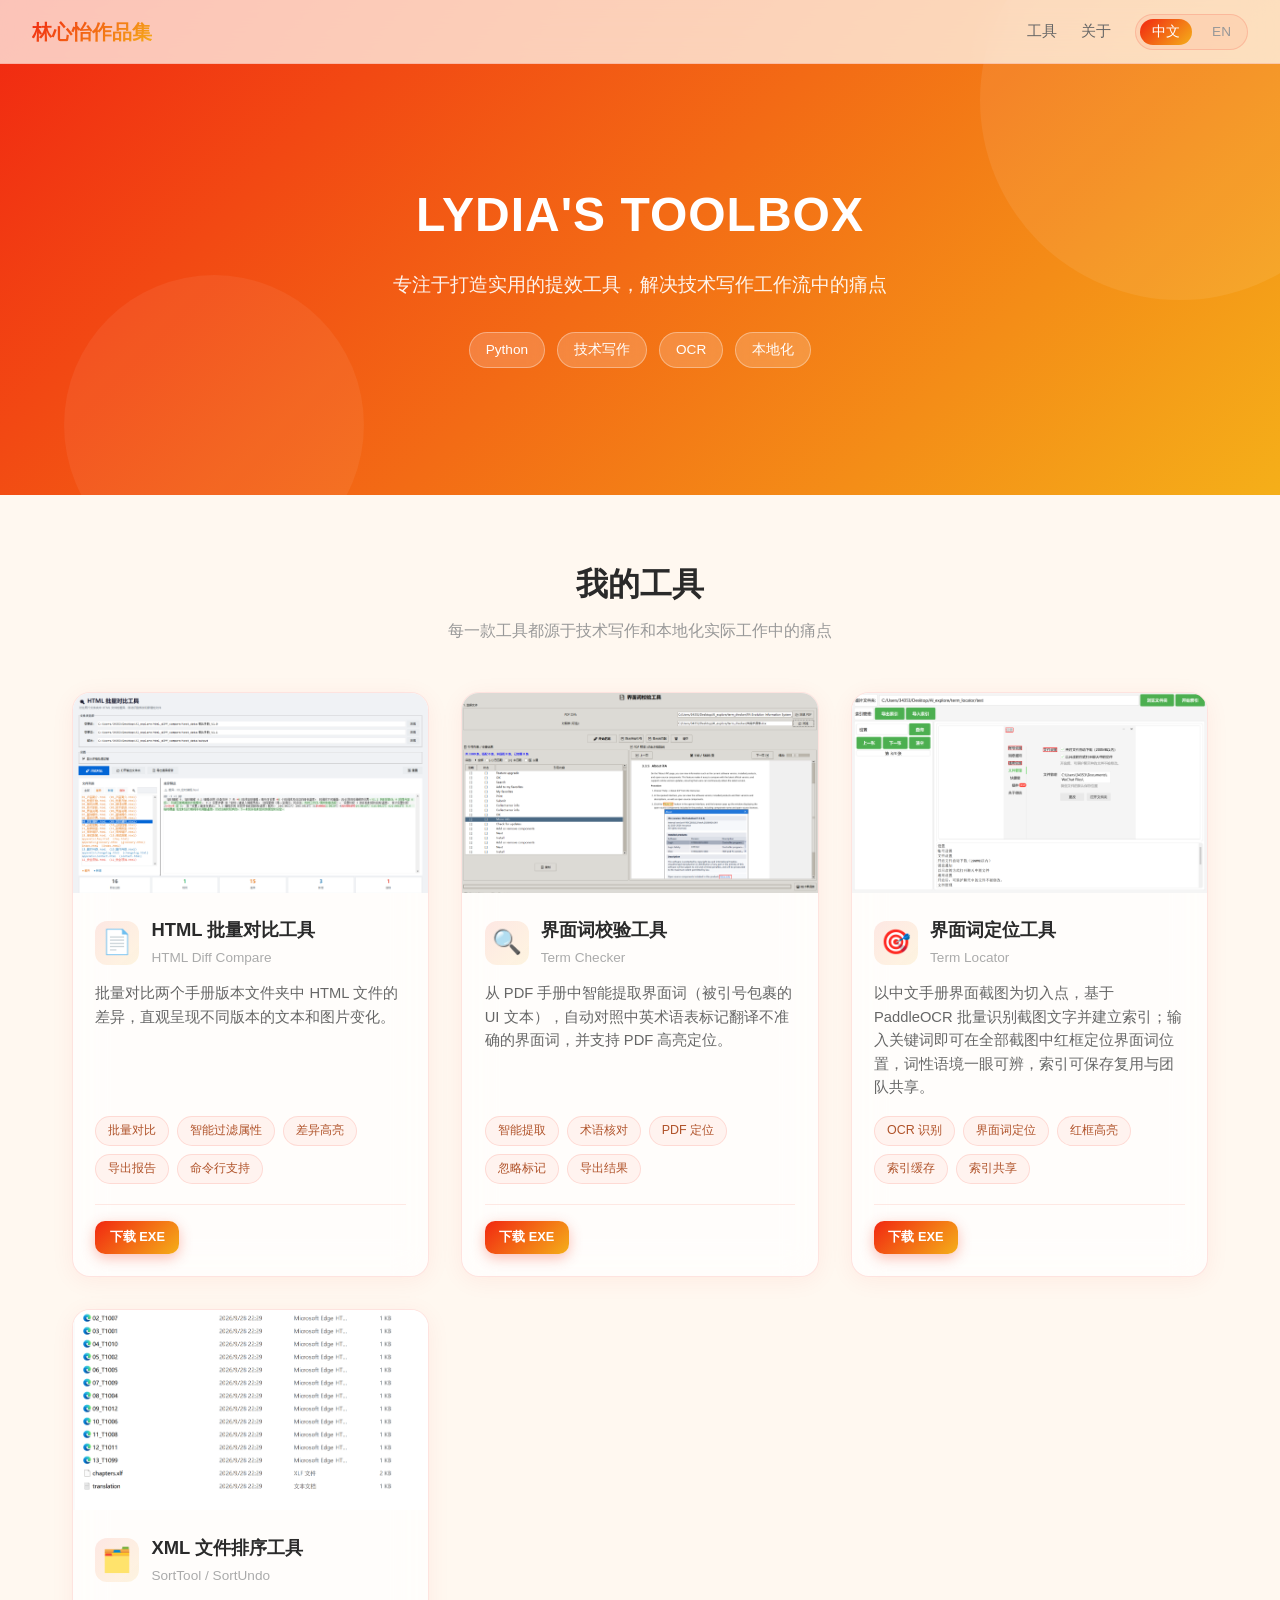
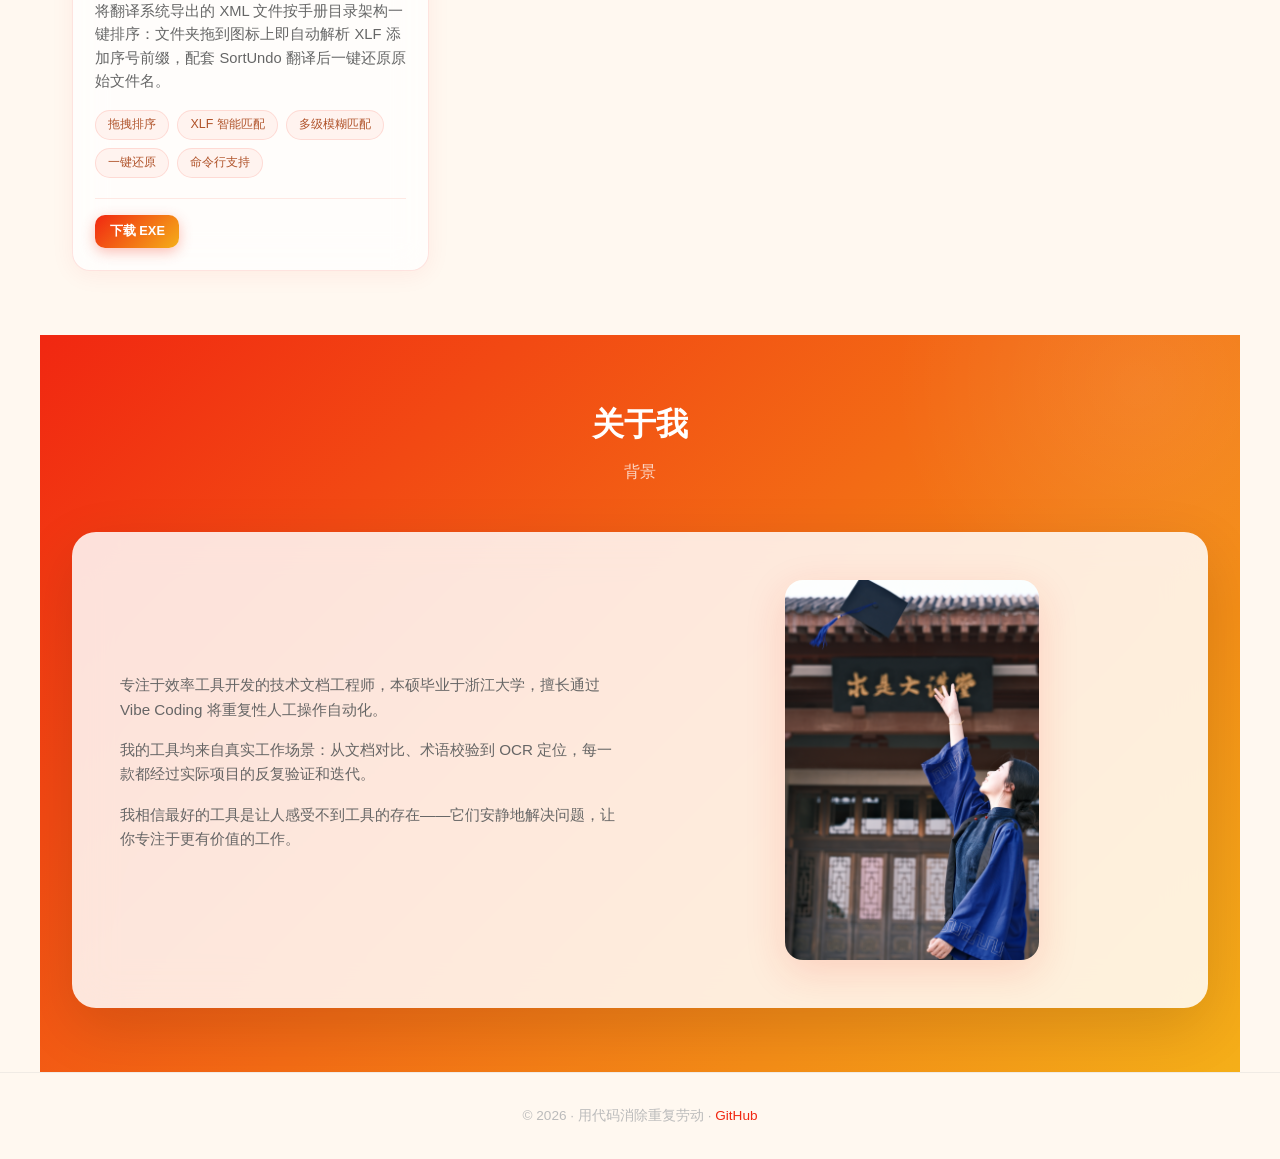
<file: index.html>
<!DOCTYPE html>
<html lang="zh-CN">
<head>
    <meta charset="UTF-8">
    <meta name="viewport" content="width=device-width, initial-scale=1.0">
    <title>LYDIA'S TOOLBOX | Portfolio</title>
    <meta name="description" content="展示个人开发的技术写作和本地化提效工具">
    <link rel="stylesheet" href="css/style.css">
    <link rel="icon" href="data:image/svg+xml,<svg xmlns='http://www.w3.org/2000/svg' viewBox='0 0 100 100'><text y='.9em' font-size='90'>🛠️</text></svg>">
</head>
<body>

    <!-- 导航栏 -->
    <nav class="navbar">
        <a href="#" class="nav-logo" data-i18n="nav.logo">LYDIA'S TOOLBOX</a>
        <div class="nav-links">
            <a href="#tools" data-i18n="nav.tools">工具</a>
            <a href="#about" data-i18n="nav.about">关于</a>
            <div class="lang-toggle">
                <button class="active" data-lang="zh">中文</button>
                <button data-lang="en">EN</button>
            </div>
        </div>
    </nav>

    <!-- 英雄区 -->
    <section class="hero">
        <div class="hero-content">
            <h1 data-i18n="hero.title">LYDIA'S TOOLBOX</h1>
            <p class="subtitle" data-i18n="hero.subtitle">专注于用Vibe Coding解决技术写作工作流中的痛点，打造实用的提效工具</p>
            <div class="hero-tags">
                <span class="tag" data-i18n="hero.tag1">Python</span>
                <span class="tag" data-i18n="hero.tag2">技术写作</span>
                <span class="tag" data-i18n="hero.tag3">OCR</span>
                <span class="tag" data-i18n="hero.tag4">本地化</span>
            </div>
        </div>
    </section>

    <!-- 工具展示区 -->
    <section id="tools" class="section">
        <h2 class="section-title" data-i18n="tools.title">我的工具</h2>
        <p class="section-desc" data-i18n="tools.desc">每一款工具都源于实际工作中的痛点，经过反复打磨后打包为免安装的桌面应用</p>

        <div class="tools-grid">

            <!-- 工具 1：HTML 批量对比工具 -->
            <div class="tool-card tool-card-clickable" data-detail="tool-html-diff.html">
                <div class="tool-screenshot">
                    <img src="assets/html_diff_compare.png" alt="HTML 批量对比工具界面" loading="lazy">
                </div>
                <div class="tool-body">
                    <div class="tool-header">
                        <div class="tool-icon blue">📄</div>
                        <div class="tool-title">
                            <h3 data-i18n="tool1.name">HTML 批量对比工具</h3>
                            <span class="tool-tagline" data-i18n="tool1.tagline">HTML Diff Compare</span>
                        </div>
                    </div>
                    <p class="tool-desc" data-i18n="tool1.desc">批量对比两个文件夹中 HTML 文件的差异，自动忽略 class/style 等标签属性，只关注用户可见的文本和图片变化。支持 index.json 文件映射和命令行调用。</p>
                    <div class="tool-features">
                        <span class="feature-tag" data-i18n="tool1.f1">批量对比</span>
                        <span class="feature-tag" data-i18n="tool1.f2">智能过滤属性</span>
                        <span class="feature-tag" data-i18n="tool1.f3">差异高亮</span>
                        <span class="feature-tag" data-i18n="tool1.f4">导出报告</span>
                        <span class="feature-tag" data-i18n="tool1.f5">命令行支持</span>
                    </div>
                    <div class="tool-actions">
                        <a class="btn btn-primary btn-sm" href="#" target="_blank" data-release="html_diff_compare" data-i18n="tool.download">下载 EXE</a>
                    </div>
                </div>
            </div>

            <!-- 工具 2：界面词校验工具 -->
            <div class="tool-card tool-card-clickable" data-detail="tool-term-checker.html">
                <div class="tool-screenshot">
                    <img src="assets/term_checker.png" alt="界面词校验工具界面" loading="lazy">
                </div>
                <div class="tool-body">
                    <div class="tool-header">
                        <div class="tool-icon green">🔍</div>
                        <div class="tool-title">
                            <h3 data-i18n="tool2.name">界面词校验工具</h3>
                            <span class="tool-tagline" data-i18n="tool2.tagline">Term Checker</span>
                        </div>
                    </div>
                    <p class="tool-desc" data-i18n="tool2.desc">从 PDF 手册中智能提取界面词（被引号包裹的 UI 文本），通过上下文关键词过滤代码噪音，自动对照中英术语表标记未登记的界面词，并支持 PDF 高亮定位。</p>
                    <div class="tool-features">
                        <span class="feature-tag" data-i18n="tool2.f1">智能提取</span>
                        <span class="feature-tag" data-i18n="tool2.f2">术语核对</span>
                        <span class="feature-tag" data-i18n="tool2.f3">PDF 定位</span>
                        <span class="feature-tag" data-i18n="tool2.f4">忽略标记</span>
                        <span class="feature-tag" data-i18n="tool2.f5">导出结果</span>
                    </div>
                    <div class="tool-actions">
                        <a class="btn btn-primary btn-sm" href="#" target="_blank" data-release="term_checker" data-i18n="tool.download">下载 EXE</a>
                    </div>
                </div>
            </div>

            <!-- 工具 3：界面词定位工具 -->
            <div class="tool-card tool-card-clickable" data-detail="tool-term-locator.html">
                <div class="tool-screenshot">
                    <img src="assets/term_locator.png" alt="界面词定位工具界面" loading="lazy">
                </div>
                <div class="tool-body">
                    <div class="tool-header">
                        <div class="tool-icon orange">🎯</div>
                        <div class="tool-title">
                            <h3 data-i18n="tool3.name">界面词定位工具</h3>
                            <span class="tool-tagline" data-i18n="tool3.tagline">Term Locator</span>
                        </div>
                    </div>
                    <p class="tool-desc" data-i18n="tool3.desc">以中文手册界面截图为切入点，基于 PaddleOCR 批量识别截图文字并建立索引；输入关键词即可在全部截图中红框定位界面词位置，词性语境一眼可辨，索引可保存复用与团队共享。</p>
                    <div class="tool-features">
                        <span class="feature-tag" data-i18n="tool3.f1">OCR 识别</span>
                        <span class="feature-tag" data-i18n="tool3.f2">界面词定位</span>
                        <span class="feature-tag" data-i18n="tool3.f3">红框高亮</span>
                        <span class="feature-tag" data-i18n="tool3.f4">索引缓存</span>
                        <span class="feature-tag" data-i18n="tool3.f5">索引共享</span>
                    </div>
                    <div class="tool-actions">
                        <a class="btn btn-primary btn-sm" href="#" target="_blank" data-release="term_locator" data-i18n="tool.download">下载 EXE</a>
                    </div>
                </div>
            </div>

            <!-- 工具 4：XML 文件排序工具 -->
            <div class="tool-card tool-card-clickable" data-detail="tool-xml-sort.html">
                <div class="tool-screenshot">
                    <img src="assets/xml_sort.png" alt="XML 文件排序工具效果" loading="lazy">
                </div>
                <div class="tool-body">
                    <div class="tool-header">
                        <div class="tool-icon blue">🗂️</div>
                        <div class="tool-title">
                            <h3 data-i18n="tool4.name">XML 文件排序工具</h3>
                            <span class="tool-tagline" data-i18n="tool4.tagline">SortTool / SortUndo</span>
                        </div>
                    </div>
                    <p class="tool-desc" data-i18n="tool4.desc">将翻译系统导出的 XML 文件按手册目录架构一键排序：文件夹拖到图标上即自动解析 XLF 添加序号前缀，配套 SortUndo 翻译后一键还原原始文件名。</p>
                    <div class="tool-features">
                        <span class="feature-tag" data-i18n="tool4.f1">拖拽排序</span>
                        <span class="feature-tag" data-i18n="tool4.f2">XLF 智能匹配</span>
                        <span class="feature-tag" data-i18n="tool4.f3">多级模糊匹配</span>
                        <span class="feature-tag" data-i18n="tool4.f4">一键还原</span>
                        <span class="feature-tag" data-i18n="tool4.f5">命令行支持</span>
                    </div>
                    <div class="tool-actions">
                        <a class="btn btn-primary btn-sm" href="#" target="_blank" data-release="xml_sort" data-i18n="tool.download">下载 EXE</a>
                    </div>
                </div>
            </div>

        </div>
    </section>

    <!-- 关于我 -->
    <section id="about" class="section about-section">
        <h2 class="section-title" data-i18n="about.title">关于我</h2>
        <p class="section-desc" data-i18n="about.desc">技术栈与背景</p>
        <div class="about-card">
            <div class="about-content">
                <div class="about-text">
                    <p data-i18n="about.p1">我是一名专注于效率工具开发的工程师，擅长用 Python 将重复性人工操作自动化。熟悉桌面应用开发（PyQt5/Tkinter）、OCR 应用、Windows 端软件打包分发。</p>
                    <p data-i18n="about.p2">我的工具均来自真实工作场景：从文档对比、术语校验到 OCR 定位，每一款都经过实际项目的反复验证和迭代。</p>
                    <p data-i18n="about.p3">我相信最好的工具是让人感受不到工具的存在——它们安静地解决问题，让你专注于更有价值的工作。</p>
                </div>
                <div class="about-photo">
                    <img src="assets/profile.jpg" alt="个人照片" loading="lazy">
                </div>
            </div>
        </div>
    </section>

    <!-- 页脚 -->
    <footer class="footer">
        <p data-i18n="footer.text">© 2026 · 用代码消除重复劳动 · <a href="https://github.com" target="_blank" data-i18n="footer.github">GitHub</a></p>
    </footer>

    <script src="js/main.js"></script>
</body>
</html>
</file>
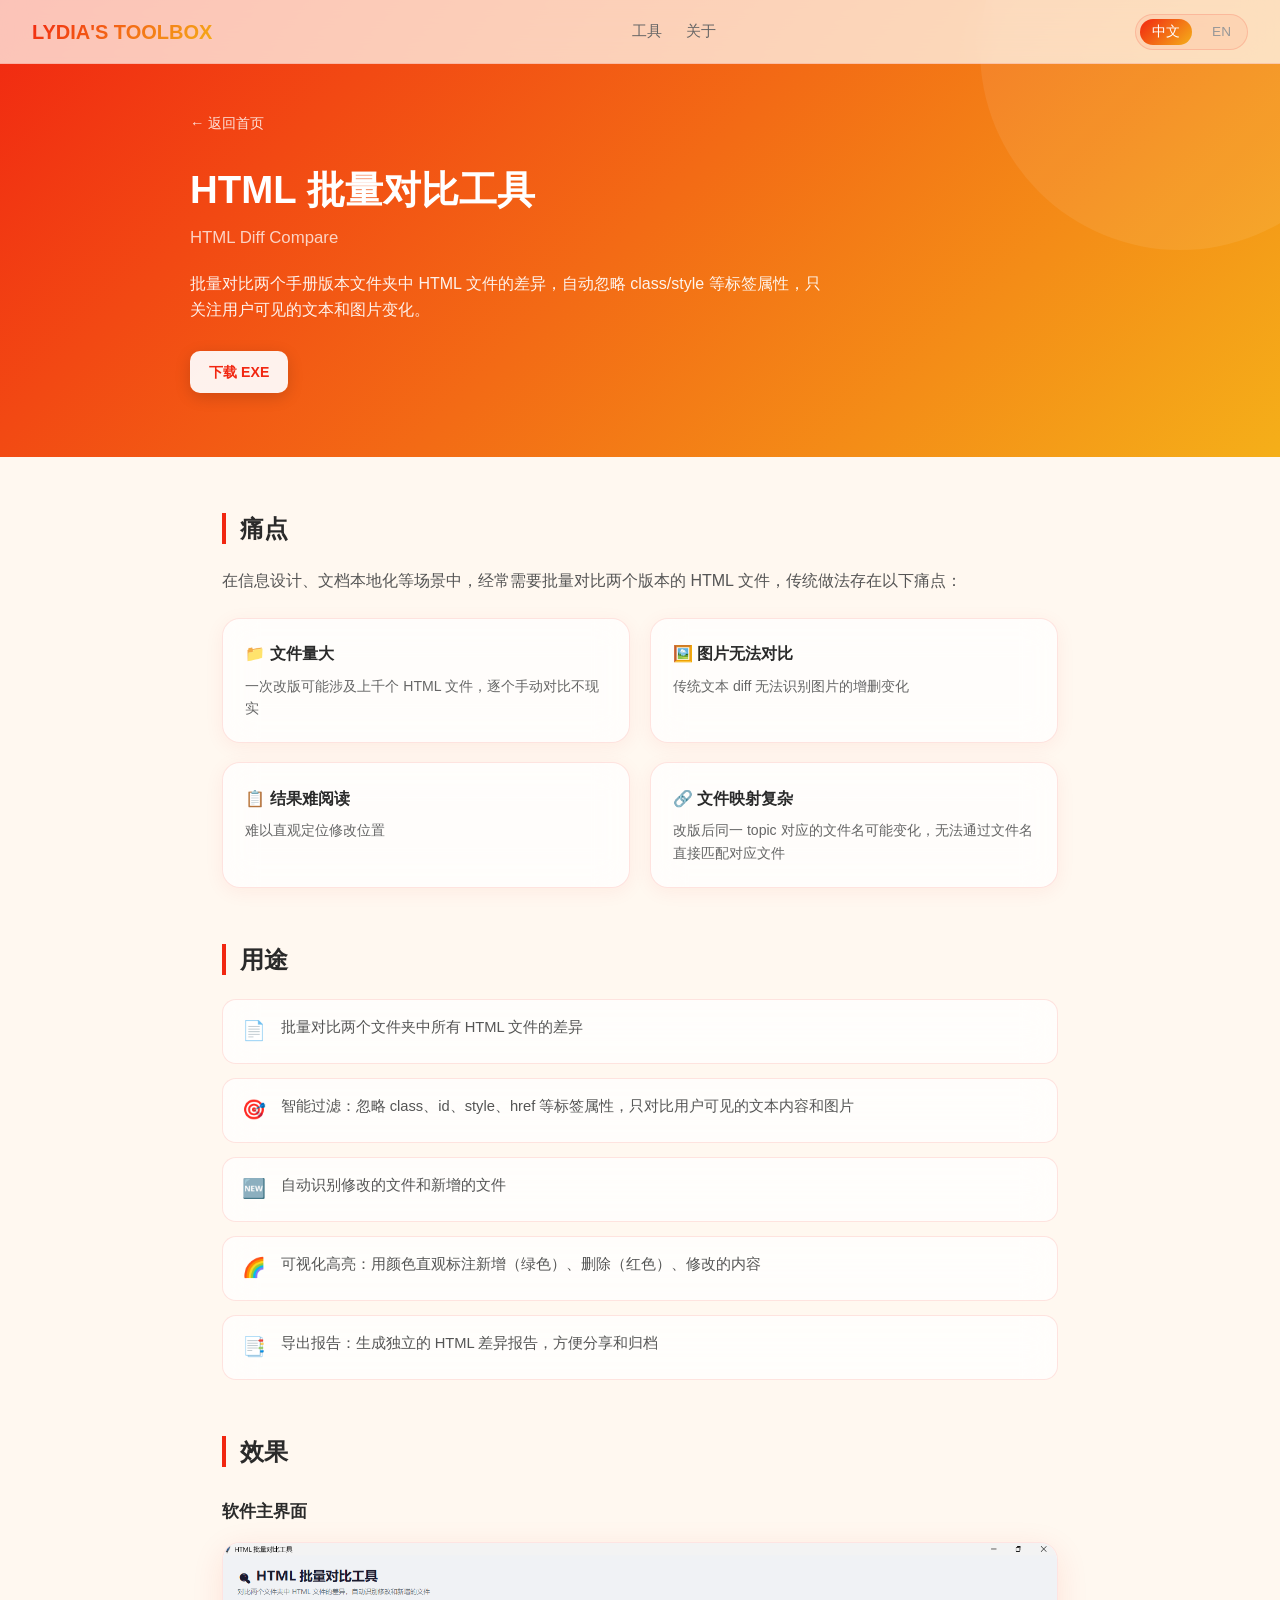
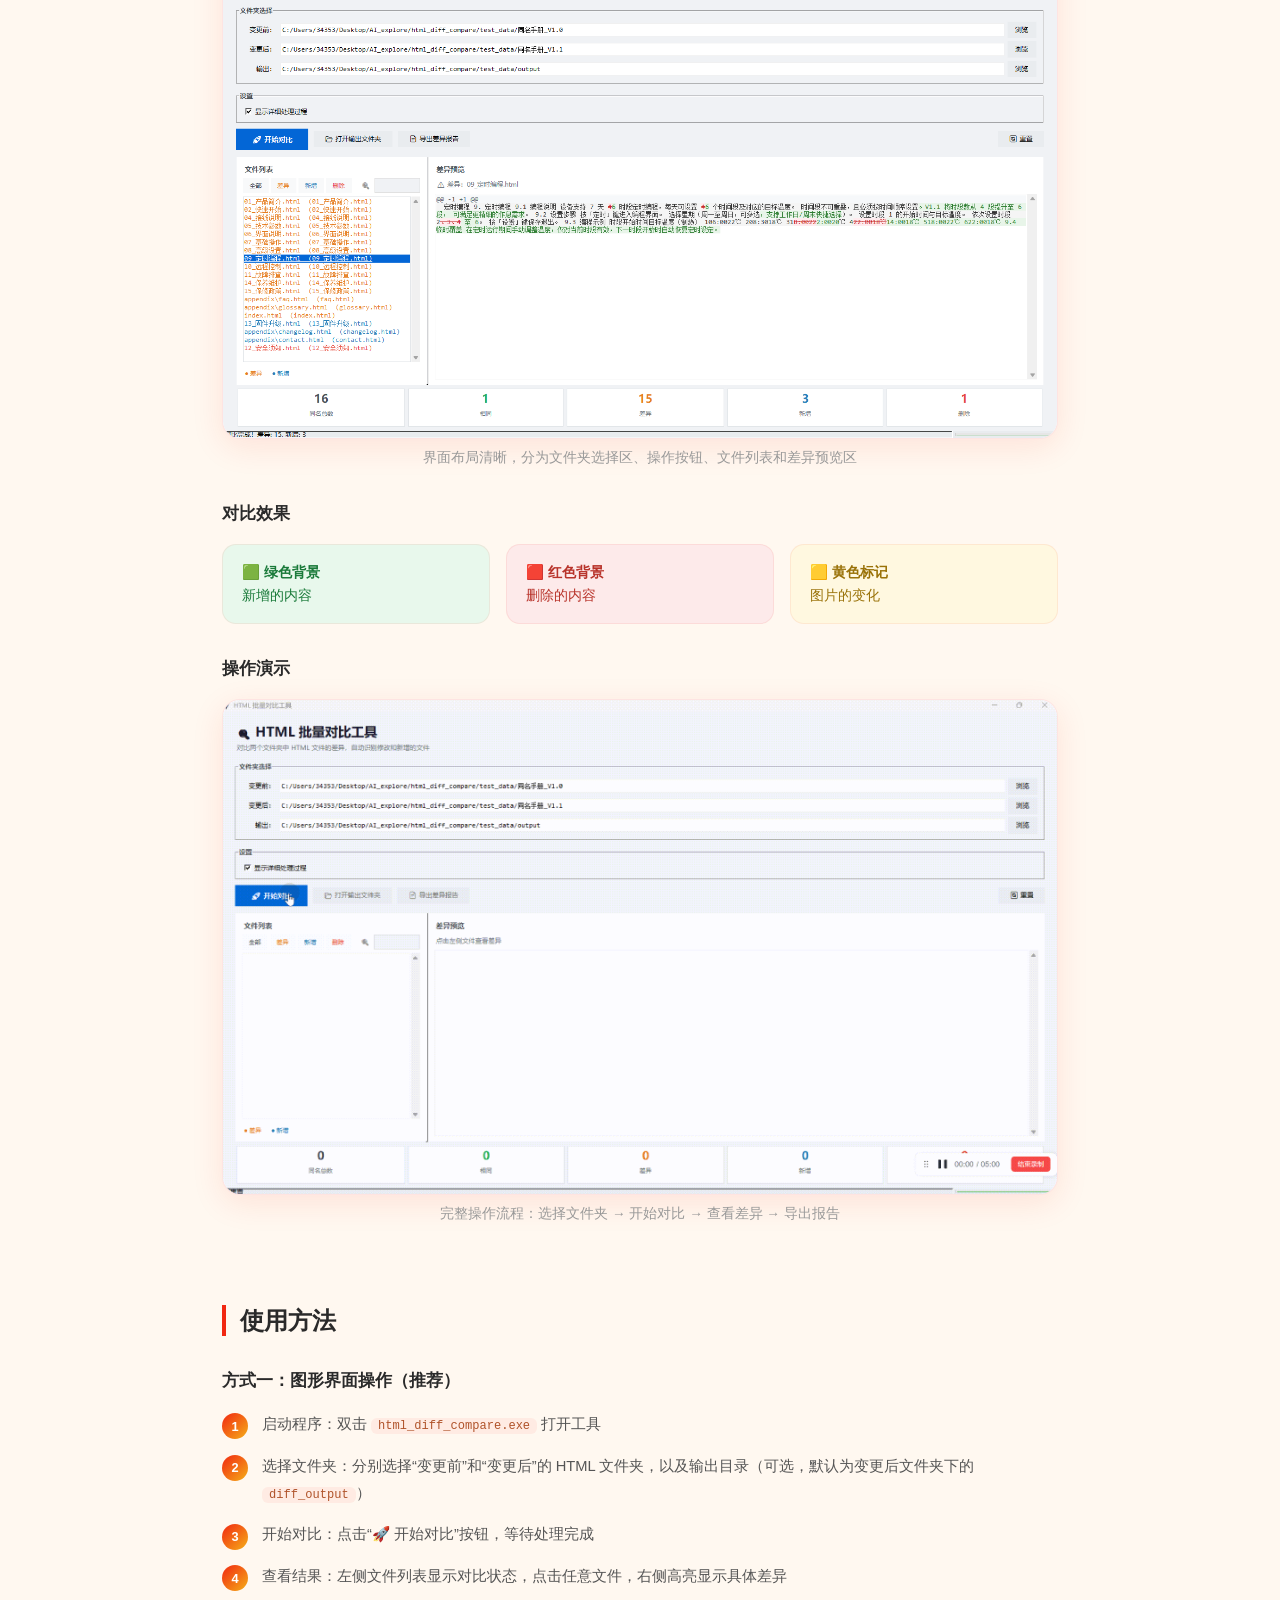
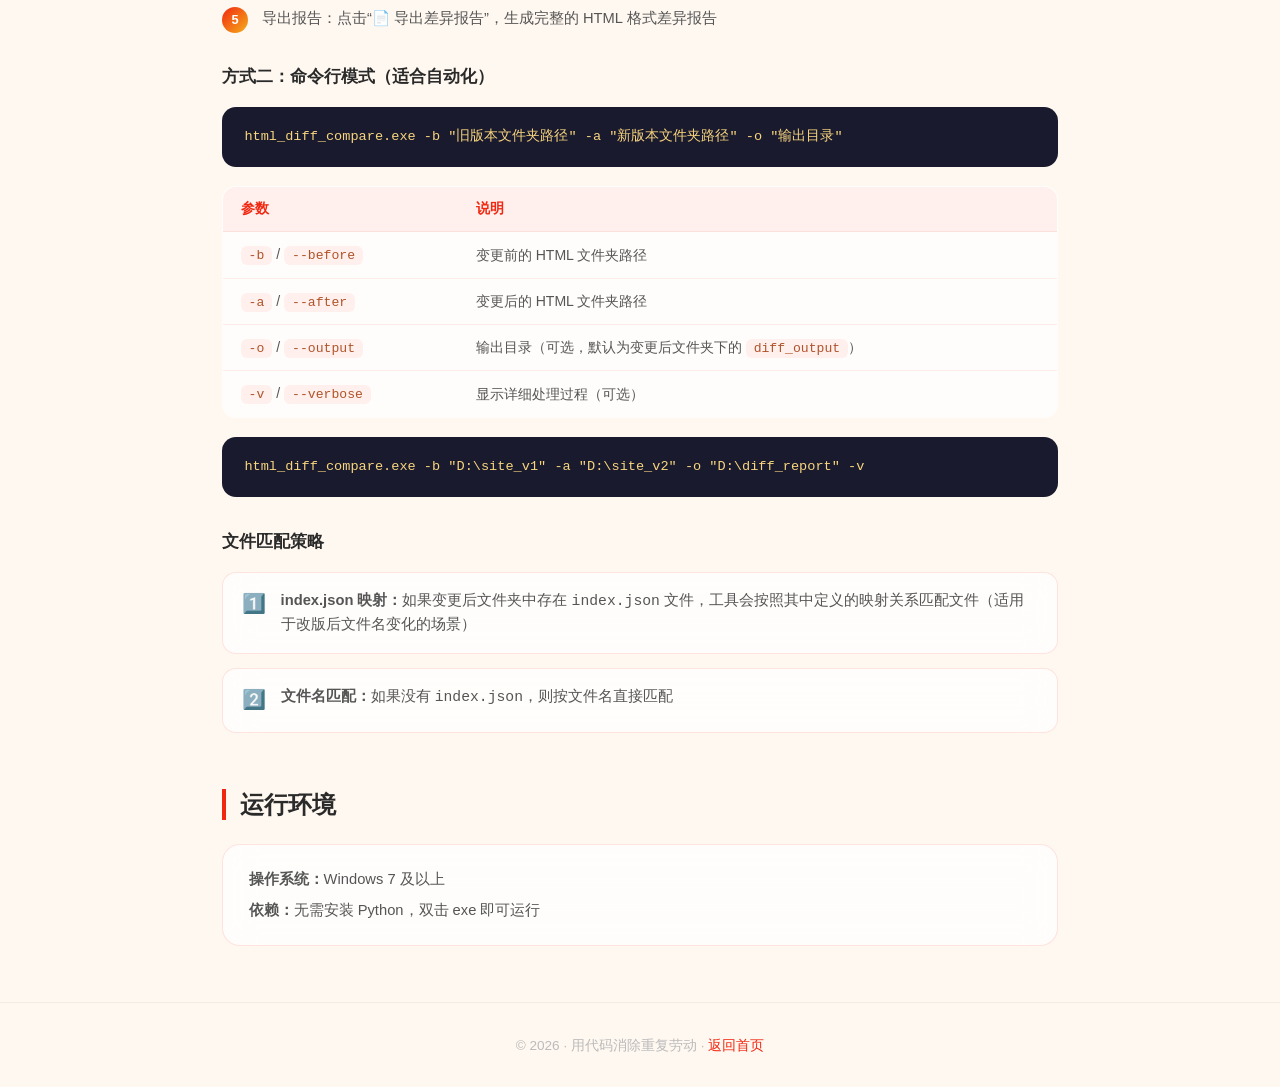
<file: tool-html-diff.html>
<!DOCTYPE html>
<html lang="zh-CN">
<head>
    <meta charset="UTF-8">
    <meta name="viewport" content="width=device-width, initial-scale=1.0">
    <title data-i18n="hd.title">HTML 批量对比工具 — Lydia's Toolbox</title>
    <link rel="stylesheet" href="css/style.css">
</head>
<body>

    <!-- 导航栏 -->
    <nav class="navbar">
        <a href="index.html" class="nav-logo">LYDIA'S TOOLBOX</a>
        <div class="nav-links">
            <a href="index.html#tools" data-i18n="nav.tools">工具</a>
            <a href="index.html#about" data-i18n="nav.about">关于</a>
        </div>
        <div class="lang-toggle">
            <button class="active" data-lang="zh">中文</button>
            <button data-lang="en">EN</button>
        </div>
    </nav>

    <!-- 详情页英雄区 -->
    <section class="detail-hero">
        <div class="detail-hero-inner">
            <a href="index.html" class="back-link" data-i18n="d.back">← 返回首页</a>
            <h1 data-i18n="hd.name">HTML 批量对比工具</h1>
            <p class="detail-tagline">HTML Diff Compare</p>
            <p class="detail-intro" data-i18n="hd.intro">批量对比两个手册版本文件夹中 HTML 文件的差异，自动忽略 class/style 等标签属性，只关注用户可见的文本和图片变化。</p>
            <div class="detail-actions">
                <a class="btn btn-white" href="https://github.com/Linxinyi-071/html_diff_compare/releases/latest" target="_blank" data-i18n="tool.download">下载 EXE</a>
            </div>
        </div>
    </section>

    <!-- 一、痛点 -->
    <section class="detail-section">
        <h2 data-i18n="d.pain">痛点</h2>
        <p style="color:#555; margin-bottom:1.5rem;" data-i18n="hd.painIntro">在信息设计、文档本地化等场景中，经常需要批量对比两个版本的 HTML 文件，传统做法存在以下痛点：</p>
        <div class="pain-grid">
            <div class="pain-card">
                <h3 data-i18n="hd.p1.t">📁 文件量大</h3>
                <p data-i18n="hd.p1.d">一次改版可能涉及上千个 HTML 文件，逐个手动对比不现实</p>
            </div>
            <div class="pain-card">
                <h3 data-i18n="hd.p2.t">🖼️ 图片无法对比</h3>
                <p data-i18n="hd.p2.d">传统文本 diff 无法识别图片的增删变化</p>
            </div>
            <div class="pain-card">
                <h3 data-i18n="hd.p3.t">📋 结果难阅读</h3>
                <p data-i18n="hd.p3.d">难以直观定位修改位置</p>
            </div>
            <div class="pain-card">
                <h3 data-i18n="hd.p4.t">🔗 文件映射复杂</h3>
                <p data-i18n="hd.p4.d">改版后同一 topic 对应的文件名可能变化，无法通过文件名直接匹配对应文件</p>
            </div>
        </div>
    </section>

    <!-- 二、用途 -->
    <section class="detail-section">
        <h2 data-i18n="d.usage">用途</h2>
        <div class="usage-list">
            <div class="usage-item">
                <span class="usage-icon">📄</span>
                <span data-i18n="hd.u1">批量对比两个文件夹中所有 HTML 文件的差异</span>
            </div>
            <div class="usage-item">
                <span class="usage-icon">🎯</span>
                <span data-i18n="hd.u2">智能过滤：忽略 class、id、style、href 等标签属性，只对比用户可见的文本内容和图片</span>
            </div>
            <div class="usage-item">
                <span class="usage-icon">🆕</span>
                <span data-i18n="hd.u3">自动识别修改的文件和新增的文件</span>
            </div>
            <div class="usage-item">
                <span class="usage-icon">🌈</span>
                <span data-i18n="hd.u4">可视化高亮：用颜色直观标注新增（绿色）、删除（红色）、修改的内容</span>
            </div>
            <div class="usage-item">
                <span class="usage-icon">📑</span>
                <span data-i18n="hd.u5">导出报告：生成独立的 HTML 差异报告，方便分享和归档</span>
            </div>
        </div>
    </section>

    <!-- 三、效果 -->
    <section class="detail-section">
        <h2 data-i18n="d.effect">效果</h2>

        <h3 class="detail-sub" data-i18n="hd.e.main">软件主界面</h3>
        <div class="shot-frame">
            <img src="assets/screenshot_main.png" alt="HTML 批量对比工具主界面">
        </div>
        <p class="shot-caption" data-i18n="hd.e.cap1">界面布局清晰，分为文件夹选择区、操作按钮、文件列表和差异预览区</p>

        <h3 class="detail-sub" data-i18n="hd.e.diff">对比效果</h3>
        <div class="legend-row">
            <div class="legend-item legend-green" data-i18n="hd.lg.g"><strong>🟩 绿色背景</strong><br>新增的内容</div>
            <div class="legend-item legend-red" data-i18n="hd.lg.r"><strong>🟥 红色背景</strong><br>删除的内容</div>
            <div class="legend-item legend-yellow" data-i18n="hd.lg.y"><strong>🟨 黄色标记</strong><br>图片的变化</div>
        </div>

        <h3 class="detail-sub" data-i18n="hd.e.demo">操作演示</h3>
        <div class="shot-frame">
            <img src="assets/html_diff_compare.gif" alt="HTML 批量对比工具操作演示">
        </div>
        <p class="shot-caption" data-i18n="hd.e.cap2">完整操作流程：选择文件夹 → 开始对比 → 查看差异 → 导出报告</p>
    </section>

    <!-- 四、使用方法 -->
    <section class="detail-section">
        <h2 data-i18n="d.howto">使用方法</h2>

        <h3 class="detail-sub" data-i18n="hd.h.gui">方式一：图形界面操作（推荐）</h3>
        <ol class="step-list">
            <li data-i18n="hd.s1">启动程序：双击 <code>html_diff_compare.exe</code> 打开工具</li>
            <li data-i18n="hd.s2">选择文件夹：分别选择"变更前"和"变更后"的 HTML 文件夹，以及输出目录（可选，默认为变更后文件夹下的 <code>diff_output</code>）</li>
            <li data-i18n="hd.s3">开始对比：点击"🚀 开始对比"按钮，等待处理完成</li>
            <li data-i18n="hd.s4">查看结果：左侧文件列表显示对比状态，点击任意文件，右侧高亮显示具体差异</li>
            <li data-i18n="hd.s5">导出报告：点击"📄 导出差异报告"，生成完整的 HTML 格式差异报告</li>
        </ol>

        <h3 class="detail-sub" data-i18n="hd.h.cli">方式二：命令行模式（适合自动化）</h3>
        <div class="code-block" data-i18n="hd.cli1">html_diff_compare.exe -b "旧版本文件夹路径" -a "新版本文件夹路径" -o "输出目录"</div>

        <table class="param-table">
            <thead>
                <tr><th data-i18n="hd.th.p">参数</th><th data-i18n="d.th.desc">说明</th></tr>
            </thead>
            <tbody>
                <tr><td><code>-b</code> / <code>--before</code></td><td data-i18n="hd.r1d">变更前的 HTML 文件夹路径</td></tr>
                <tr><td><code>-a</code> / <code>--after</code></td><td data-i18n="hd.r2d">变更后的 HTML 文件夹路径</td></tr>
                <tr><td><code>-o</code> / <code>--output</code></td><td data-i18n="hd.r3d">输出目录（可选，默认为变更后文件夹下的 <code>diff_output</code>）</td></tr>
                <tr><td><code>-v</code> / <code>--verbose</code></td><td data-i18n="hd.r4d">显示详细处理过程（可选）</td></tr>
            </tbody>
        </table>

        <div class="code-block">html_diff_compare.exe -b "D:\site_v1" -a "D:\site_v2" -o "D:\diff_report" -v</div>

        <h3 class="detail-sub" data-i18n="hd.h.match">文件匹配策略</h3>
        <div class="usage-list">
            <div class="usage-item">
                <span class="usage-icon">1️⃣</span>
                <span data-i18n="hd.m1"><strong>index.json 映射：</strong>如果变更后文件夹中存在 <code>index.json</code> 文件，工具会按照其中定义的映射关系匹配文件（适用于改版后文件名变化的场景）</span>
            </div>
            <div class="usage-item">
                <span class="usage-icon">2️⃣</span>
                <span data-i18n="hd.m2"><strong>文件名匹配：</strong>如果没有 <code>index.json</code>，则按文件名直接匹配</span>
            </div>
        </div>
    </section>

    <!-- 五、运行环境 -->
    <section class="detail-section">
        <h2 data-i18n="d.env">运行环境</h2>
        <div class="env-box">
            <p data-i18n="hd.env1"><strong>操作系统：</strong>Windows 7 及以上</p>
            <p data-i18n="hd.env2"><strong>依赖：</strong>无需安装 Python，双击 exe 即可运行</p>
        </div>
    </section>

    <!-- 页脚 -->
    <footer class="footer">
        <p data-i18n="d.footer">© 2026 · 用代码消除重复劳动 · <a href="index.html">返回首页</a></p>
    </footer>

    <script src="js/main.js"></script>
</body>
</html>
</file>
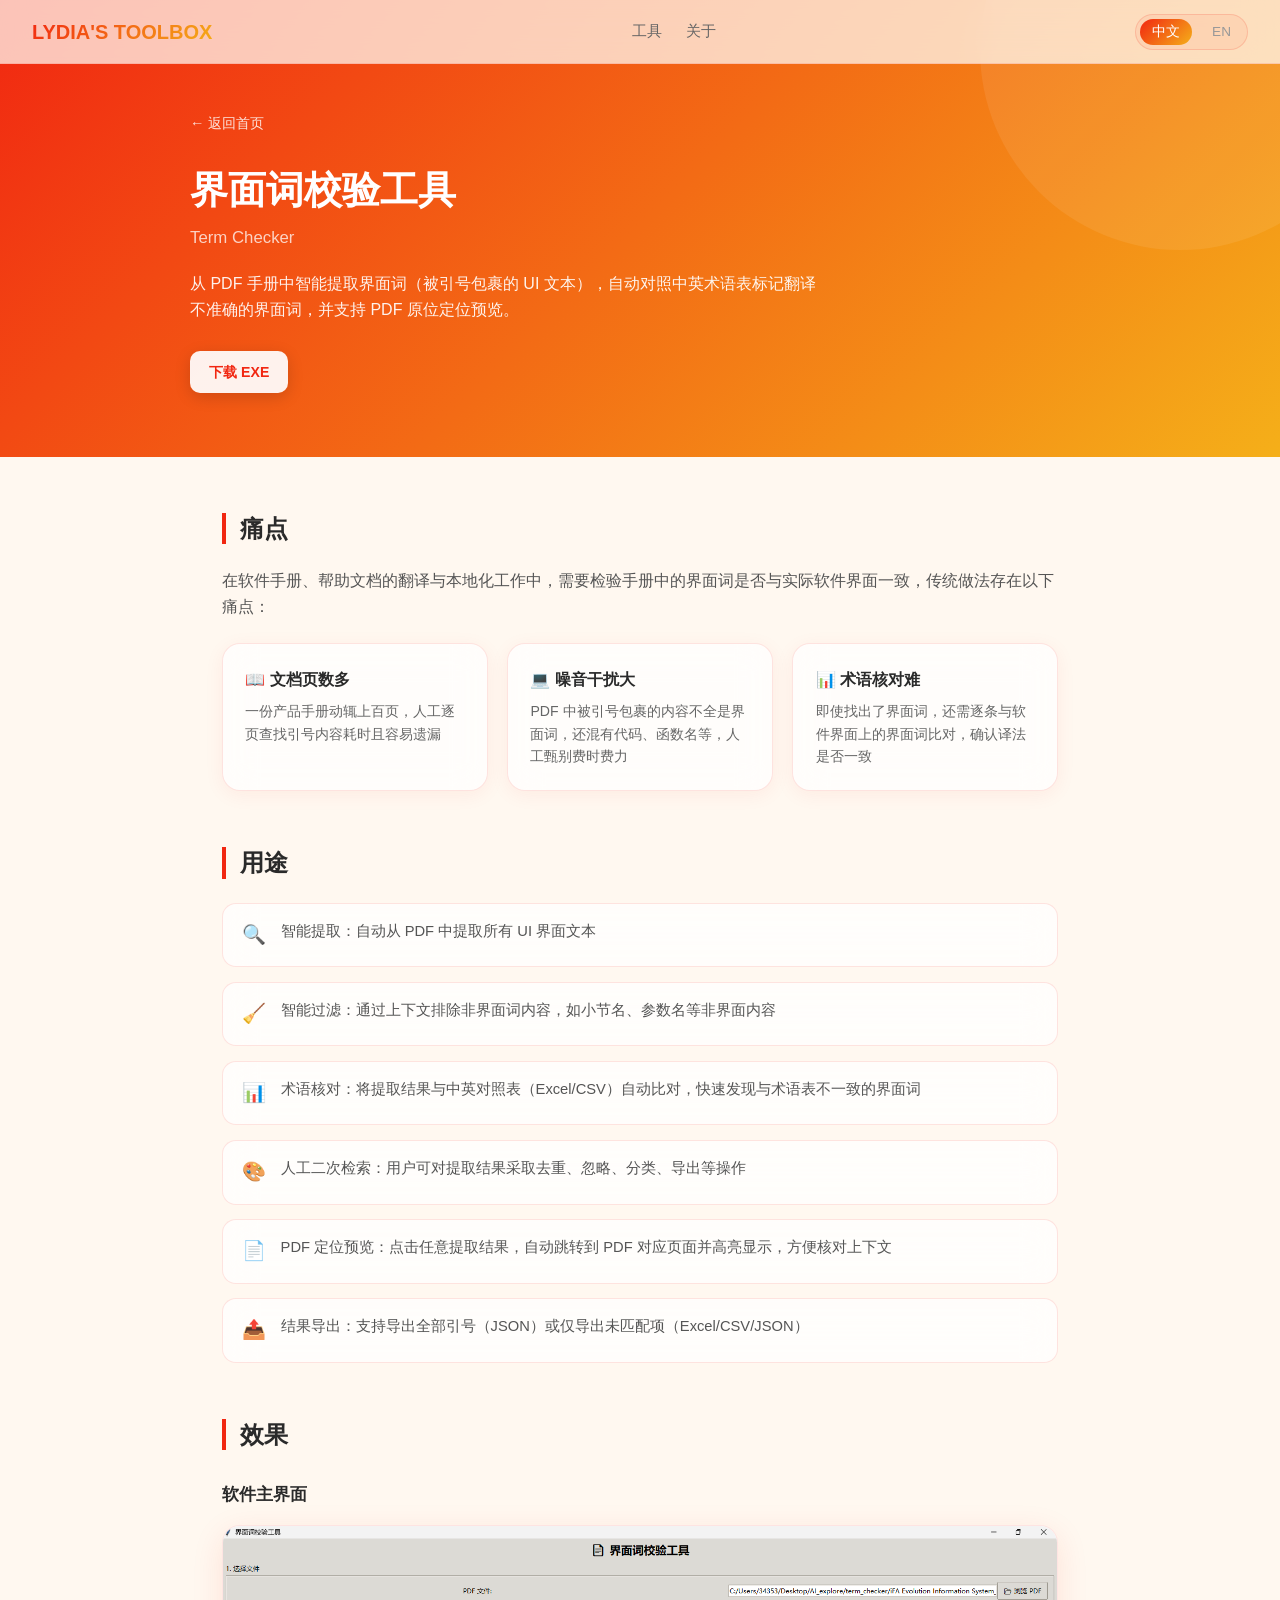
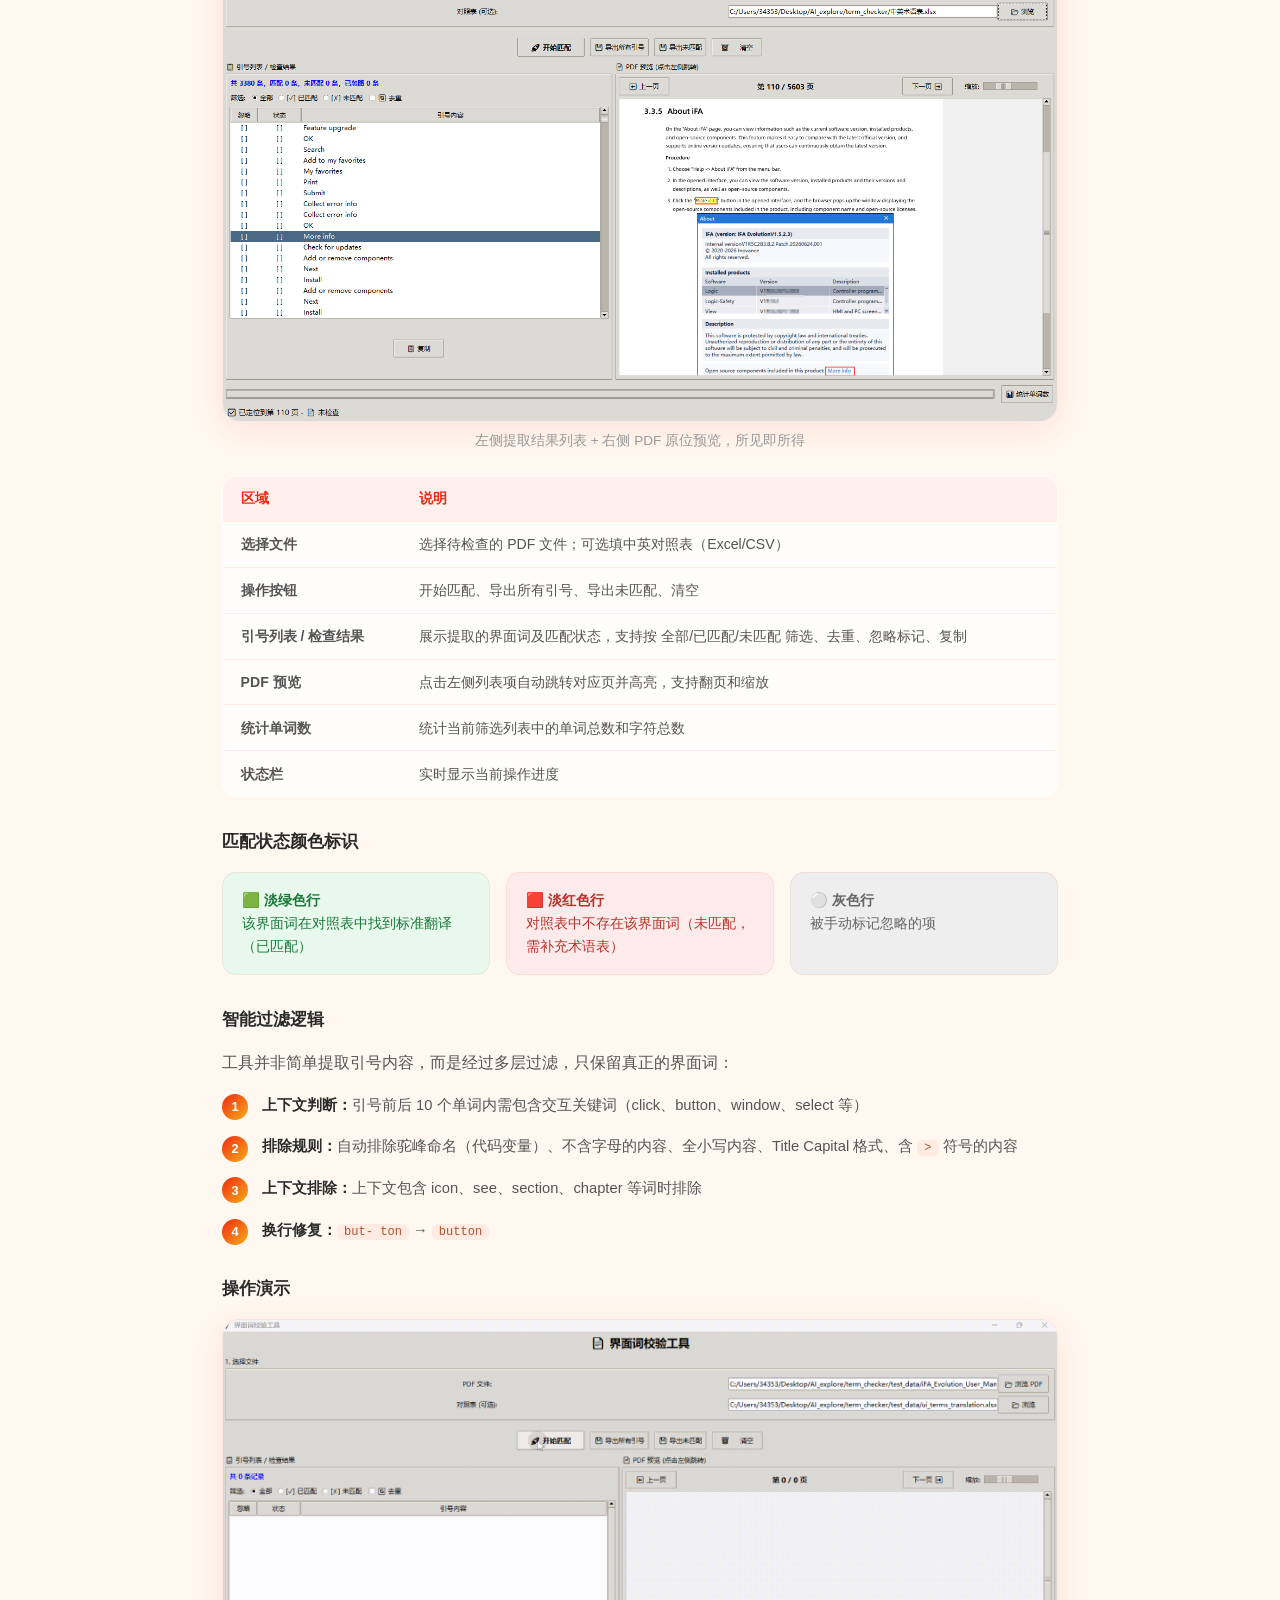
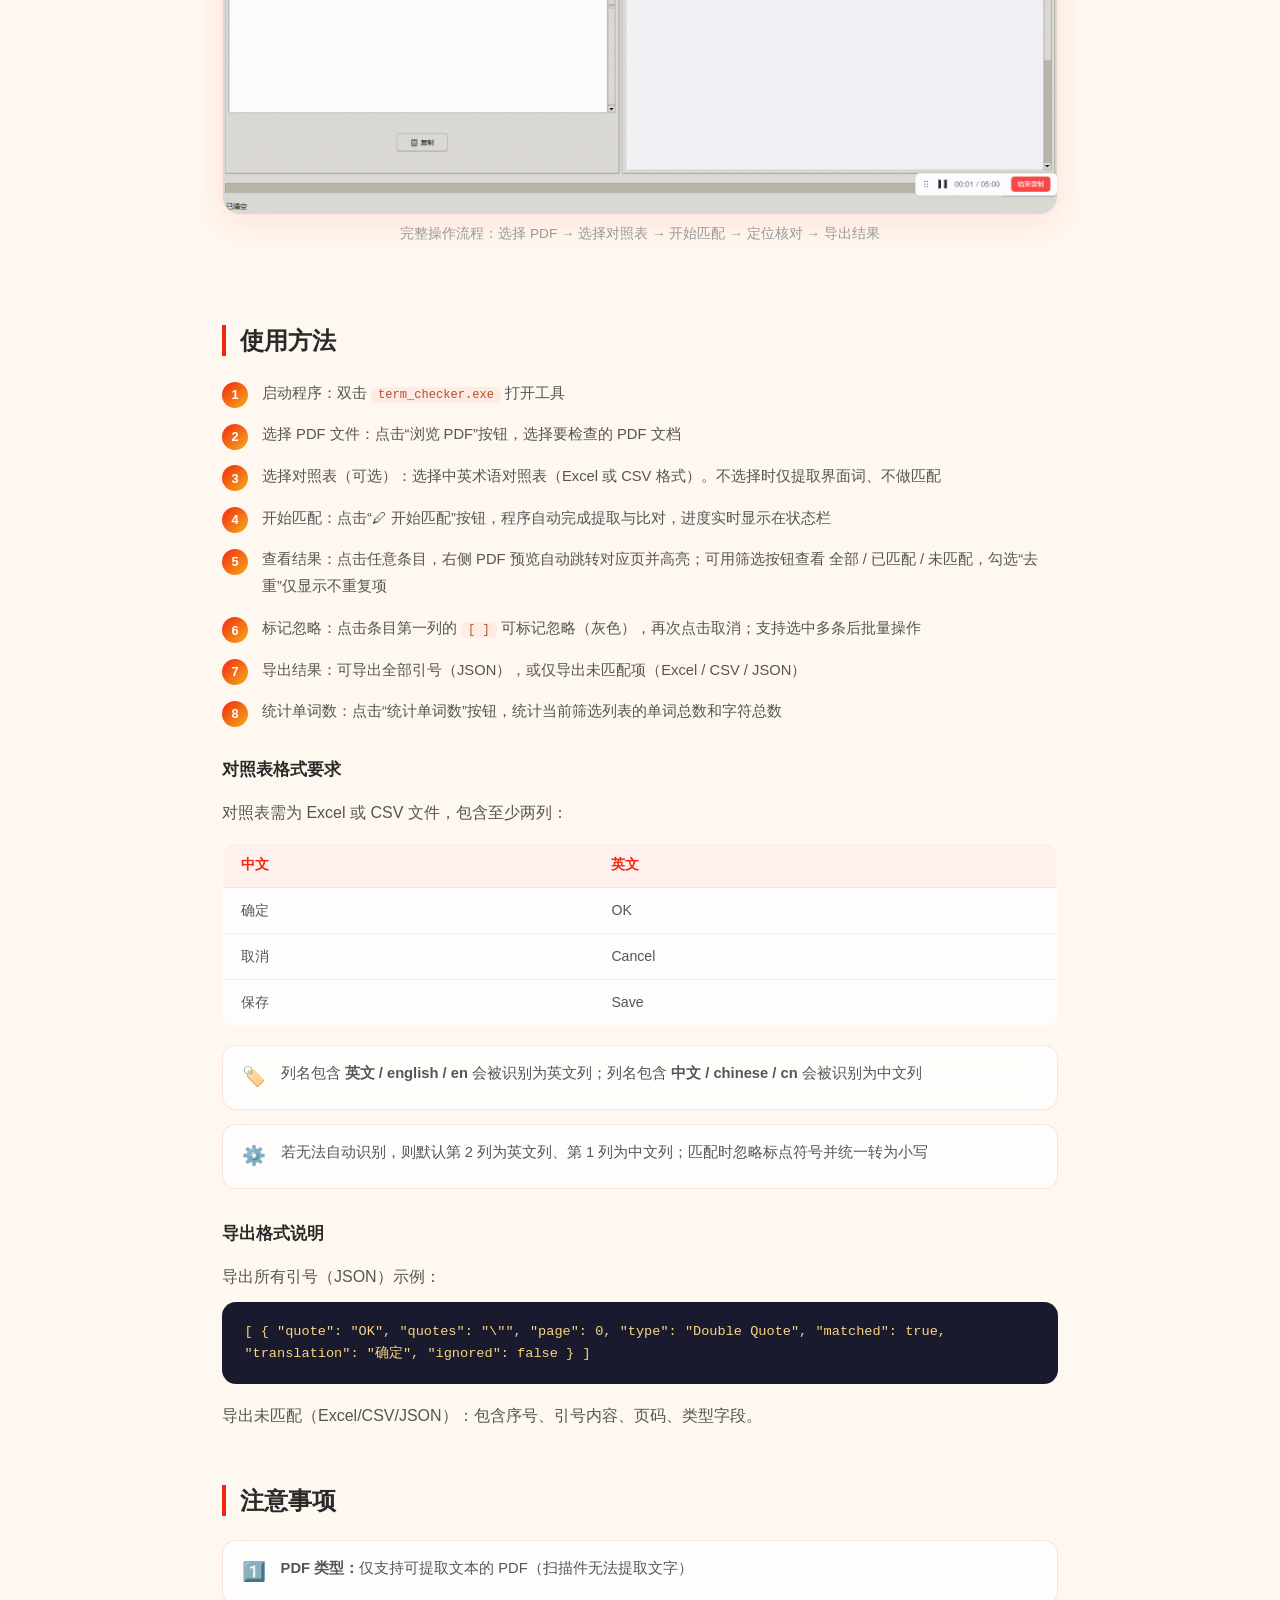
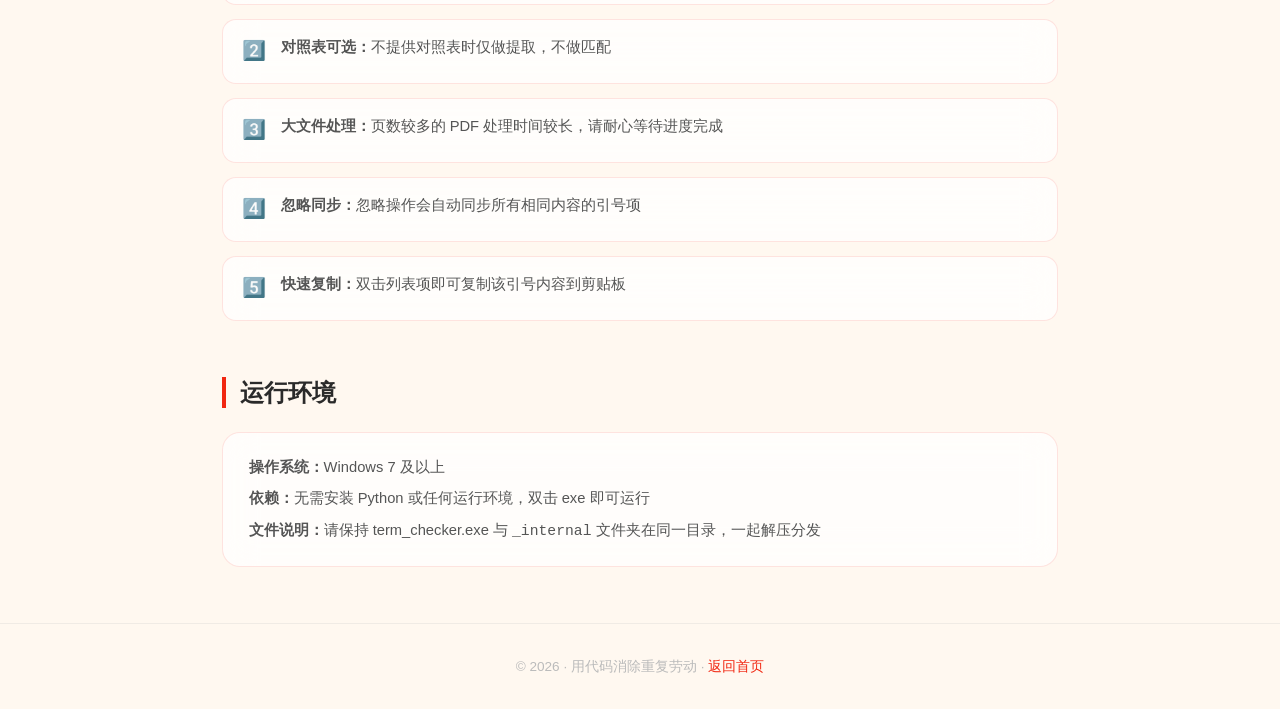
<file: tool-term-checker.html>
<!DOCTYPE html>
<html lang="zh-CN">
<head>
    <meta charset="UTF-8">
    <meta name="viewport" content="width=device-width, initial-scale=1.0">
    <title data-i18n="tc.title">界面词校验工具 — Lydia's Toolbox</title>
    <link rel="stylesheet" href="css/style.css">
</head>
<body>

    <!-- 导航栏 -->
    <nav class="navbar">
        <a href="index.html" class="nav-logo">LYDIA'S TOOLBOX</a>
        <div class="nav-links">
            <a href="index.html#tools" data-i18n="nav.tools">工具</a>
            <a href="index.html#about" data-i18n="nav.about">关于</a>
        </div>
        <div class="lang-toggle">
            <button class="active" data-lang="zh">中文</button>
            <button data-lang="en">EN</button>
        </div>
    </nav>

    <!-- 详情页英雄区 -->
    <section class="detail-hero">
        <div class="detail-hero-inner">
            <a href="index.html" class="back-link" data-i18n="d.back">← 返回首页</a>
            <h1 data-i18n="tc.name">界面词校验工具</h1>
            <p class="detail-tagline">Term Checker</p>
            <p class="detail-intro" data-i18n="tc.intro">从 PDF 手册中智能提取界面词（被引号包裹的 UI 文本），自动对照中英术语表标记翻译不准确的界面词，并支持 PDF 原位定位预览。</p>
            <div class="detail-actions">
                <a class="btn btn-white" href="https://github.com/Linxinyi-071/term_checker/releases/latest" target="_blank" data-i18n="tool.download">下载 EXE</a>
            </div>
        </div>
    </section>

    <!-- 一、痛点 -->
    <section class="detail-section">
        <h2 data-i18n="d.pain">痛点</h2>
        <p style="color:#555; margin-bottom:1.5rem;" data-i18n="tc.painIntro">在软件手册、帮助文档的翻译与本地化工作中，需要检验手册中的界面词是否与实际软件界面一致，传统做法存在以下痛点：</p>
        <div class="pain-grid pain-grid-3">
            <div class="pain-card">
                <h3 data-i18n="tc.p1.t">📖 文档页数多</h3>
                <p data-i18n="tc.p1.d">一份产品手册动辄上百页，人工逐页查找引号内容耗时且容易遗漏</p>
            </div>
            <div class="pain-card">
                <h3 data-i18n="tc.p2.t">💻 噪音干扰大</h3>
                <p data-i18n="tc.p2.d">PDF 中被引号包裹的内容不全是界面词，还混有代码、函数名等，人工甄别费时费力</p>
            </div>
            <div class="pain-card">
                <h3 data-i18n="tc.p3.t">📊 术语核对难</h3>
                <p data-i18n="tc.p3.d">即使找出了界面词，还需逐条与软件界面上的界面词比对，确认译法是否一致</p>
            </div>
        </div>
    </section>

    <!-- 二、用途 -->
    <section class="detail-section">
        <h2 data-i18n="d.usage">用途</h2>
        <div class="usage-list">
            <div class="usage-item">
                <span class="usage-icon">🔍</span>
                <span data-i18n="tc.u1">智能提取：自动从 PDF 中提取所有 UI 界面文本</span>
            </div>
            <div class="usage-item">
                <span class="usage-icon">🧹</span>
                <span data-i18n="tc.u2">智能过滤：通过上下文排除非界面词内容，如小节名、参数名等非界面内容</span>
            </div>
            <div class="usage-item">
                <span class="usage-icon">📊</span>
                <span data-i18n="tc.u3">术语核对：将提取结果与中英对照表（Excel/CSV）自动比对，快速发现与术语表不一致的界面词</span>
            </div>
            <div class="usage-item">
                <span class="usage-icon">🎨</span>
                <span data-i18n="tc.u4">人工二次检索：用户可对提取结果采取去重、忽略、分类、导出等操作</span>
            </div>
            <div class="usage-item">
                <span class="usage-icon">📄</span>
                <span data-i18n="tc.u5">PDF 定位预览：点击任意提取结果，自动跳转到 PDF 对应页面并高亮显示，方便核对上下文</span>
            </div>
            <div class="usage-item">
                <span class="usage-icon">📤</span>
                <span data-i18n="tc.u6">结果导出：支持导出全部引号（JSON）或仅导出未匹配项（Excel/CSV/JSON）</span>
            </div>
        </div>
    </section>

    <!-- 三、效果 -->
    <section class="detail-section">
        <h2 data-i18n="d.effect">效果</h2>

        <h3 class="detail-sub" data-i18n="tc.e.main">软件主界面</h3>
        <div class="shot-frame">
            <img src="assets/term_checker_screenshot.png" alt="界面词校验工具主界面">
        </div>
        <p class="shot-caption" data-i18n="tc.e.cap">左侧提取结果列表 + 右侧 PDF 原位预览，所见即所得</p>

        <table class="param-table">
            <thead>
                <tr><th data-i18n="tc.th.area">区域</th><th data-i18n="d.th.desc">说明</th></tr>
            </thead>
            <tbody>
                <tr><td><strong data-i18n="tc.r1.t">选择文件</strong></td><td data-i18n="tc.r1.d">选择待检查的 PDF 文件；可选填中英对照表（Excel/CSV）</td></tr>
                <tr><td><strong data-i18n="tc.r2.t">操作按钮</strong></td><td data-i18n="tc.r2.d">开始匹配、导出所有引号、导出未匹配、清空</td></tr>
                <tr><td><strong data-i18n="tc.r3.t">引号列表 / 检查结果</strong></td><td data-i18n="tc.r3.d">展示提取的界面词及匹配状态，支持按 全部/已匹配/未匹配 筛选、去重、忽略标记、复制</td></tr>
                <tr><td><strong data-i18n="tc.r4.t">PDF 预览</strong></td><td data-i18n="tc.r4.d">点击左侧列表项自动跳转对应页并高亮，支持翻页和缩放</td></tr>
                <tr><td><strong data-i18n="tc.r5.t">统计单词数</strong></td><td data-i18n="tc.r5.d">统计当前筛选列表中的单词总数和字符总数</td></tr>
                <tr><td><strong data-i18n="tc.r6.t">状态栏</strong></td><td data-i18n="tc.r6.d">实时显示当前操作进度</td></tr>
            </tbody>
        </table>

        <h3 class="detail-sub" data-i18n="tc.e.legend">匹配状态颜色标识</h3>
        <div class="legend-row">
            <div class="legend-item legend-green" data-i18n="tc.lg.g"><strong>🟩 淡绿色行</strong><br>该界面词在对照表中找到标准翻译（已匹配）</div>
            <div class="legend-item legend-red" data-i18n="tc.lg.r"><strong>🟥 淡红色行</strong><br>对照表中不存在该界面词（未匹配，需补充术语表）</div>
            <div class="legend-item legend-gray" data-i18n="tc.lg.gray"><strong>⚪ 灰色行</strong><br>被手动标记忽略的项</div>
        </div>

        <h3 class="detail-sub" data-i18n="tc.e.filter">智能过滤逻辑</h3>
        <p style="color:#555; margin-bottom:1rem;" data-i18n="tc.fIntro">工具并非简单提取引号内容，而是经过多层过滤，只保留真正的界面词：</p>
        <ol class="step-list">
            <li data-i18n="tc.f1"><strong>上下文判断：</strong>引号前后 10 个单词内需包含交互关键词（click、button、window、select 等）</li>
            <li data-i18n="tc.f2"><strong>排除规则：</strong>自动排除驼峰命名（代码变量）、不含字母的内容、全小写内容、Title Capital 格式、含 <code>&gt;</code> 符号的内容</li>
            <li data-i18n="tc.f3"><strong>上下文排除：</strong>上下文包含 icon、see、section、chapter 等词时排除</li>
            <li data-i18n="tc.f4"><strong>换行修复：</strong><code>but- ton</code> → <code>button</code></li>
        </ol>

        <h3 class="detail-sub" data-i18n="tc.e.demo">操作演示</h3>
        <div class="shot-frame">
            <img src="assets/term_checker.gif" alt="界面词校验工具操作演示">
        </div>
        <p class="shot-caption" data-i18n="tc.e.cap2">完整操作流程：选择 PDF → 选择对照表 → 开始匹配 → 定位核对 → 导出结果</p>
    </section>

    <!-- 四、使用方法 -->
    <section class="detail-section">
        <h2 data-i18n="d.howto">使用方法</h2>

        <ol class="step-list">
            <li data-i18n="tc.s1">启动程序：双击 <code>term_checker.exe</code> 打开工具</li>
            <li data-i18n="tc.s2">选择 PDF 文件：点击"浏览 PDF"按钮，选择要检查的 PDF 文档</li>
            <li data-i18n="tc.s3">选择对照表（可选）：选择中英术语对照表（Excel 或 CSV 格式）。不选择时仅提取界面词、不做匹配</li>
            <li data-i18n="tc.s4">开始匹配：点击"🖊 开始匹配"按钮，程序自动完成提取与比对，进度实时显示在状态栏</li>
            <li data-i18n="tc.s5">查看结果：点击任意条目，右侧 PDF 预览自动跳转对应页并高亮；可用筛选按钮查看 全部 / 已匹配 / 未匹配，勾选"去重"仅显示不重复项</li>
            <li data-i18n="tc.s6">标记忽略：点击条目第一列的 <code>[ ]</code> 可标记忽略（灰色），再次点击取消；支持选中多条后批量操作</li>
            <li data-i18n="tc.s7">导出结果：可导出全部引号（JSON），或仅导出未匹配项（Excel / CSV / JSON）</li>
            <li data-i18n="tc.s8">统计单词数：点击"统计单词数"按钮，统计当前筛选列表的单词总数和字符总数</li>
        </ol>

        <h3 class="detail-sub" data-i18n="tc.h.glossary">对照表格式要求</h3>
        <p style="color:#555; margin-bottom:1rem;" data-i18n="tc.gIntro">对照表需为 Excel 或 CSV 文件，包含至少两列：</p>
        <table class="param-table">
            <thead>
                <tr><th data-i18n="tc.gth.zh">中文</th><th data-i18n="tc.gth.en">英文</th></tr>
            </thead>
            <tbody>
                <tr><td>确定</td><td>OK</td></tr>
                <tr><td>取消</td><td>Cancel</td></tr>
                <tr><td>保存</td><td>Save</td></tr>
            </tbody>
        </table>
        <div class="usage-list">
            <div class="usage-item">
                <span class="usage-icon">🏷️</span>
                <span data-i18n="tc.g1">列名包含 <strong>英文 / english / en</strong> 会被识别为英文列；列名包含 <strong>中文 / chinese / cn</strong> 会被识别为中文列</span>
            </div>
            <div class="usage-item">
                <span class="usage-icon">⚙️</span>
                <span data-i18n="tc.g2">若无法自动识别，则默认第 2 列为英文列、第 1 列为中文列；匹配时忽略标点符号并统一转为小写</span>
            </div>
        </div>

        <h3 class="detail-sub" data-i18n="tc.h.export">导出格式说明</h3>
        <p style="color:#555; margin-bottom:0.8rem;" data-i18n="tc.exIntro">导出所有引号（JSON）示例：</p>
        <div class="code-block">[
  {
    "quote": "OK",
    "quotes": "\"",
    "page": 0,
    "type": "Double Quote",
    "matched": true,
    "translation": "确定",
    "ignored": false
  }
]</div>
        <p style="color:#555;" data-i18n="tc.exOutro">导出未匹配（Excel/CSV/JSON）：包含序号、引号内容、页码、类型字段。</p>
    </section>

    <!-- 五、注意事项 -->
    <section class="detail-section">
        <h2 data-i18n="d.notes">注意事项</h2>
        <div class="usage-list">
            <div class="usage-item">
                <span class="usage-icon">1️⃣</span>
                <span data-i18n="tc.n1"><strong>PDF 类型：</strong>仅支持可提取文本的 PDF（扫描件无法提取文字）</span>
            </div>
            <div class="usage-item">
                <span class="usage-icon">2️⃣</span>
                <span data-i18n="tc.n2"><strong>对照表可选：</strong>不提供对照表时仅做提取，不做匹配</span>
            </div>
            <div class="usage-item">
                <span class="usage-icon">3️⃣</span>
                <span data-i18n="tc.n3"><strong>大文件处理：</strong>页数较多的 PDF 处理时间较长，请耐心等待进度完成</span>
            </div>
            <div class="usage-item">
                <span class="usage-icon">4️⃣</span>
                <span data-i18n="tc.n4"><strong>忽略同步：</strong>忽略操作会自动同步所有相同内容的引号项</span>
            </div>
            <div class="usage-item">
                <span class="usage-icon">5️⃣</span>
                <span data-i18n="tc.n5"><strong>快速复制：</strong>双击列表项即可复制该引号内容到剪贴板</span>
            </div>
        </div>
    </section>

    <!-- 六、运行环境 -->
    <section class="detail-section">
        <h2 data-i18n="d.env">运行环境</h2>
        <div class="env-box">
            <p data-i18n="tc.env1"><strong>操作系统：</strong>Windows 7 及以上</p>
            <p data-i18n="tc.env2"><strong>依赖：</strong>无需安装 Python 或任何运行环境，双击 exe 即可运行</p>
            <p data-i18n="tc.env3"><strong>文件说明：</strong>请保持 term_checker.exe 与 <code>_internal</code> 文件夹在同一目录，一起解压分发</p>
        </div>
    </section>

    <!-- 页脚 -->
    <footer class="footer">
        <p data-i18n="d.footer">© 2026 · 用代码消除重复劳动 · <a href="index.html">返回首页</a></p>
    </footer>

    <script src="js/main.js"></script>
</body>
</html>
</file>
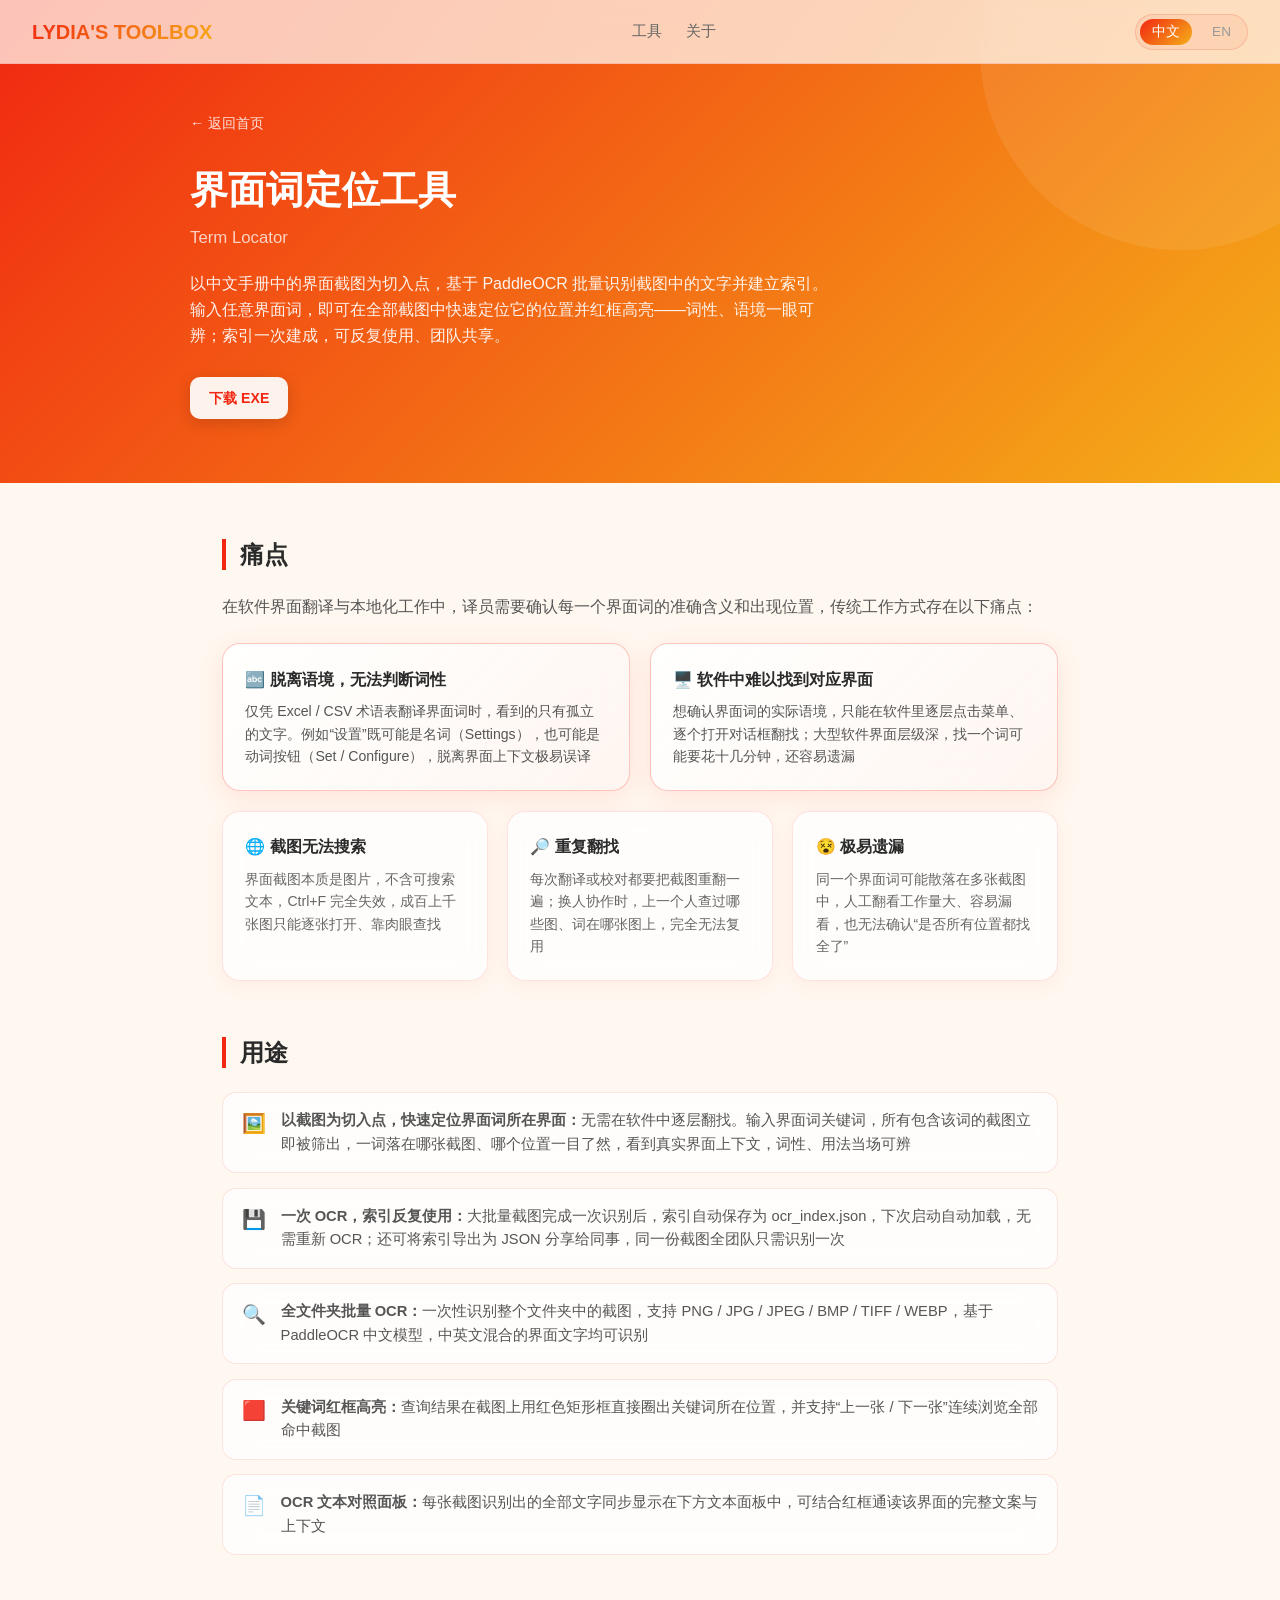
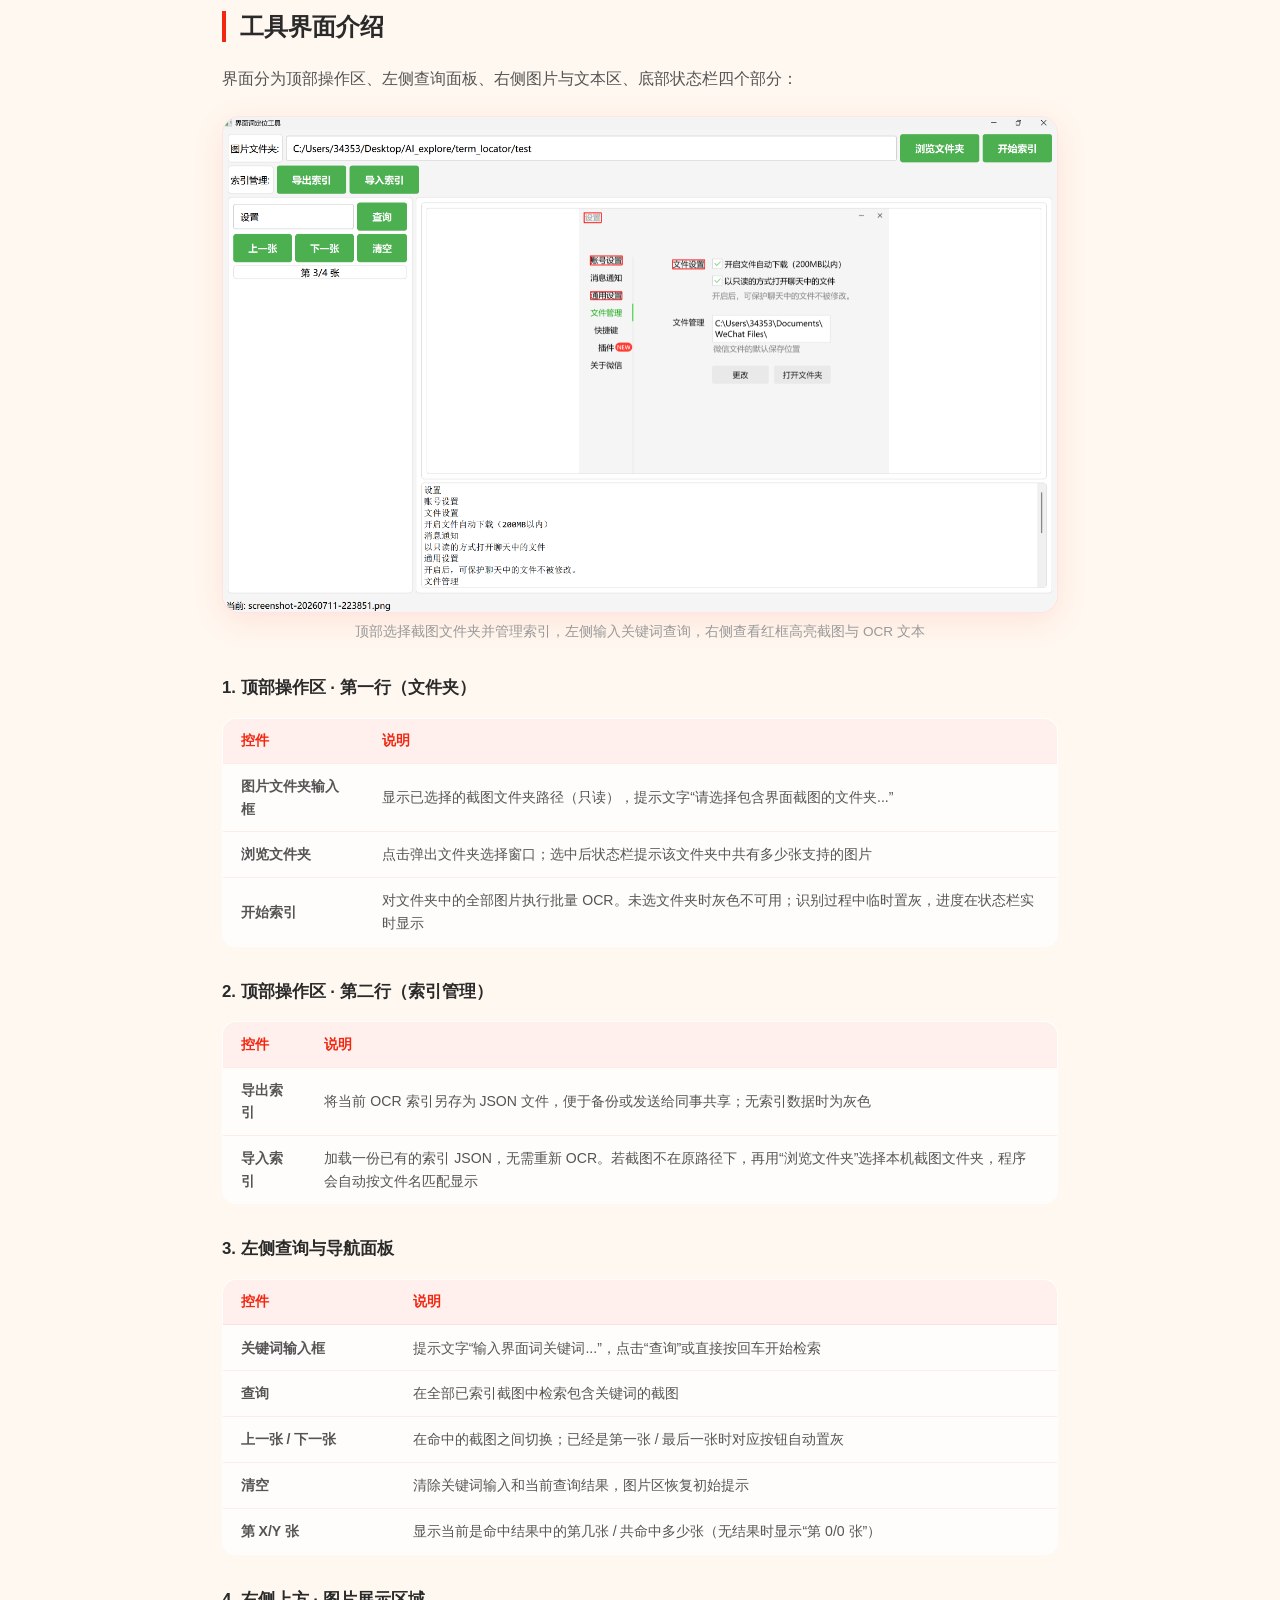
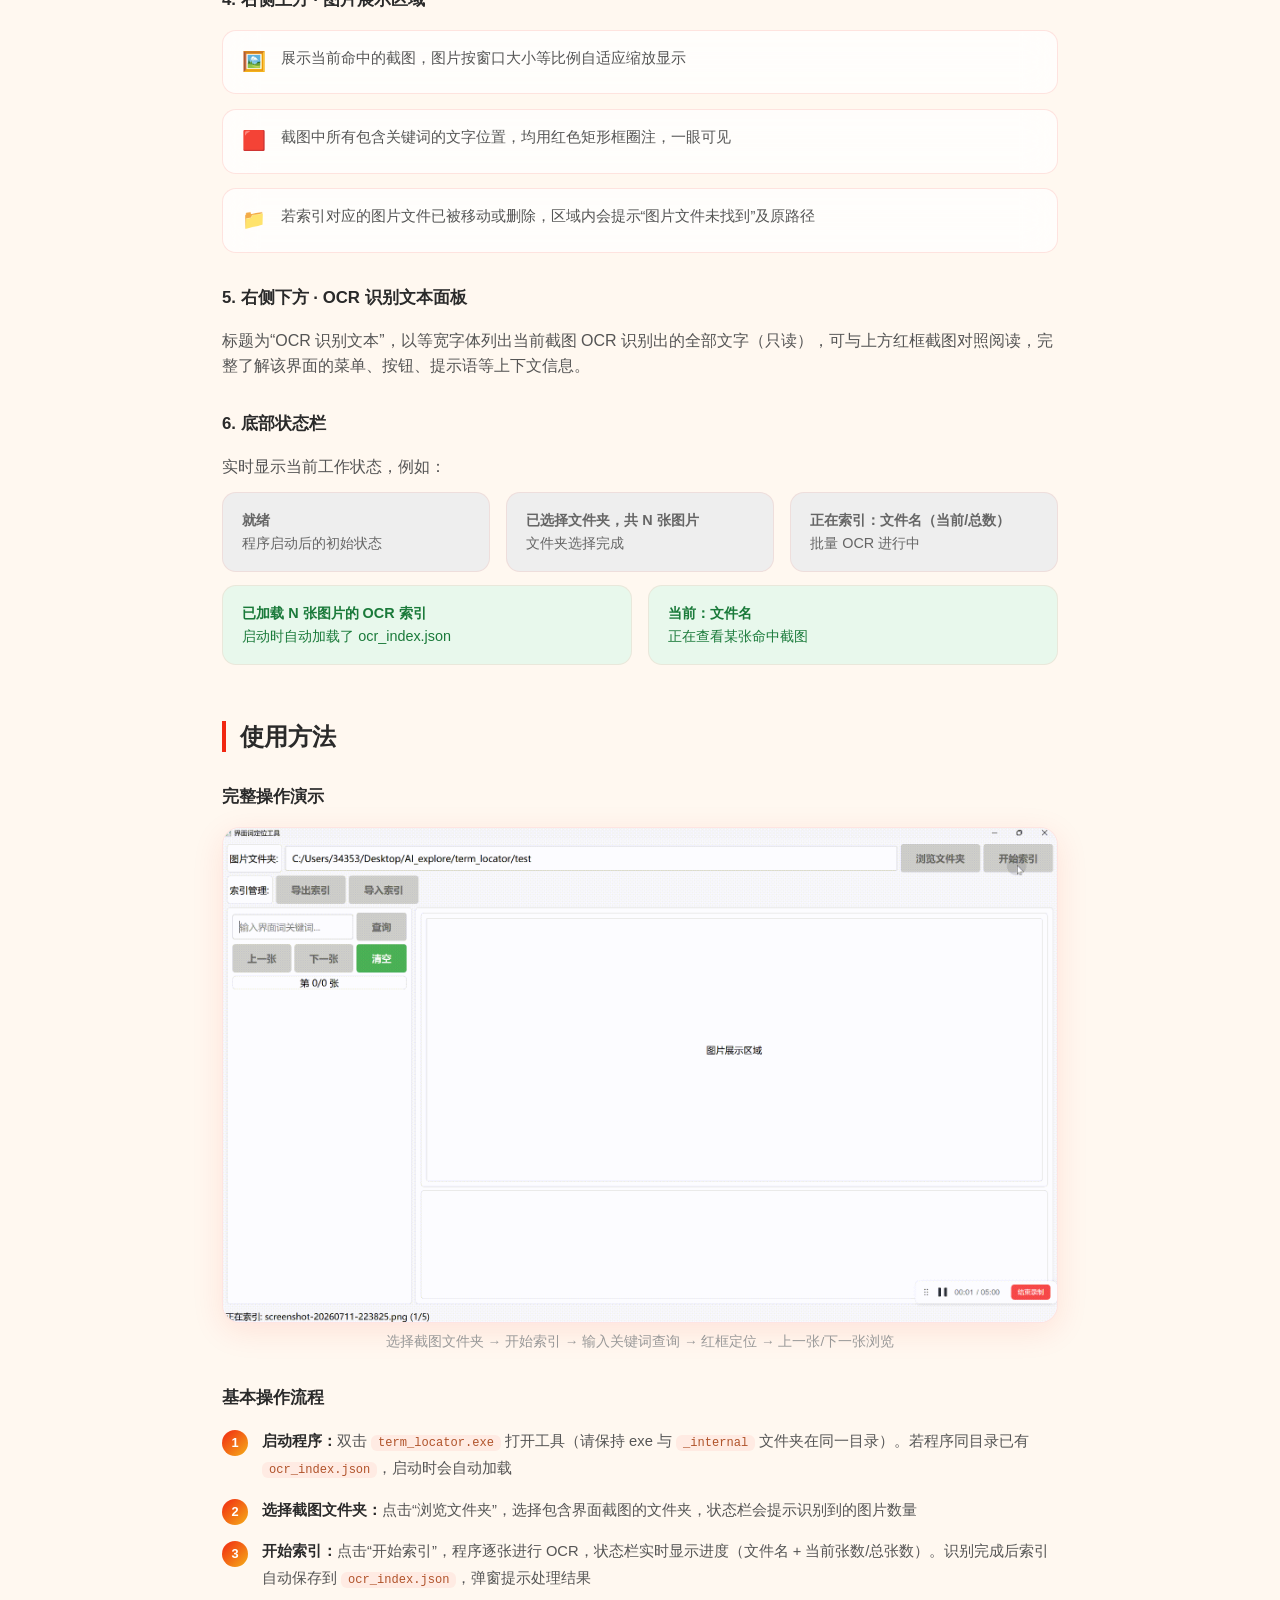
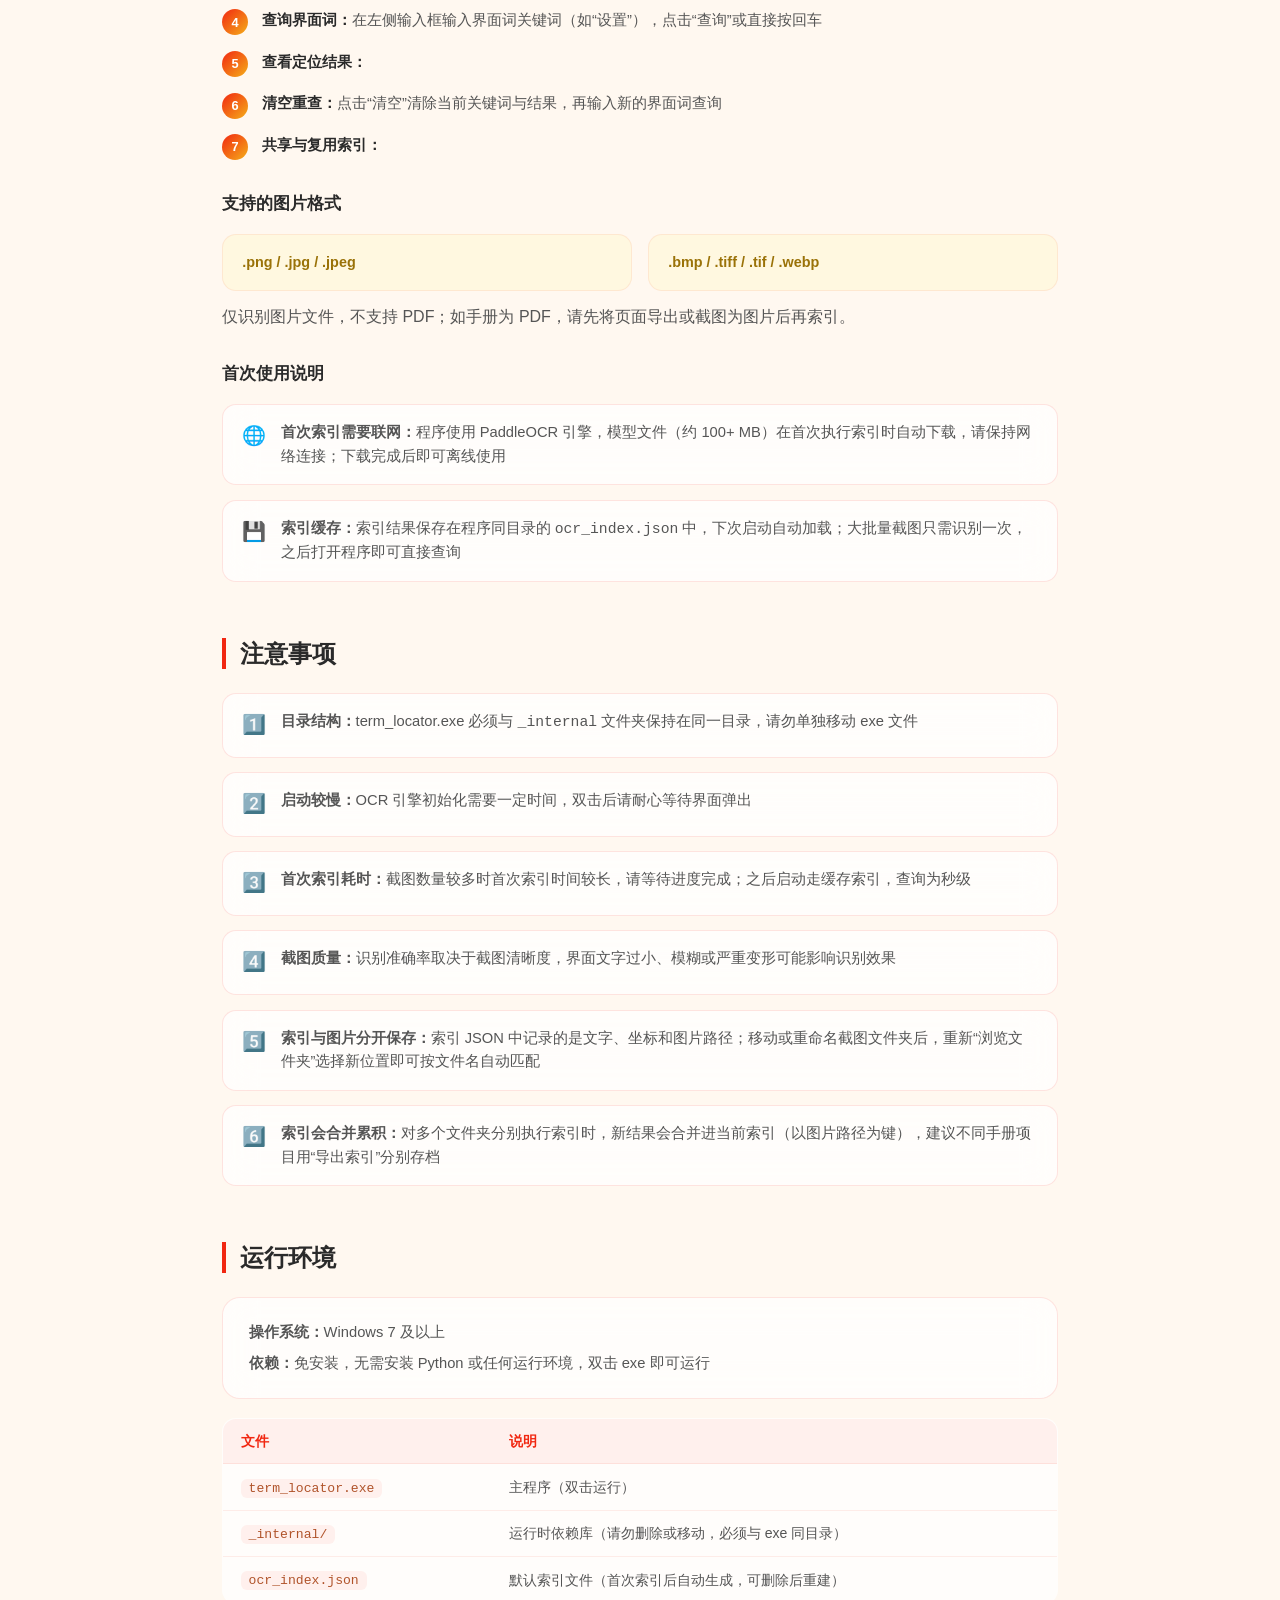
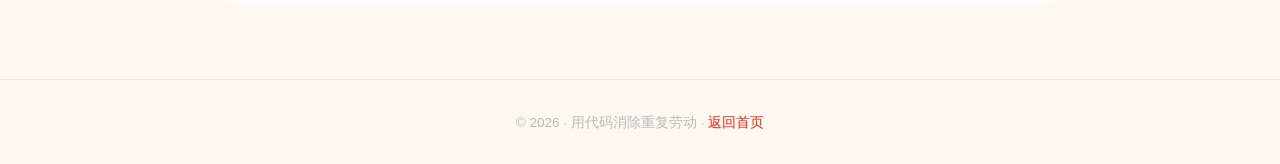
<file: tool-term-locator.html>
<!DOCTYPE html>
<html lang="zh-CN">
<head>
    <meta charset="UTF-8">
    <meta name="viewport" content="width=device-width, initial-scale=1.0">
    <title data-i18n="tl.title">界面词定位工具 — Lydia's Toolbox</title>
    <link rel="stylesheet" href="css/style.css">
    <style>
        /* 痛点：前 2 个核心痛点为大卡，后 3 个为小卡，两行均对称 */
        .pain-grid-5 { grid-template-columns: repeat(6, 1fr); }
        .pain-grid-5 .pain-card.core { grid-column: span 3; }
        .pain-grid-5 .pain-card { grid-column: span 2; }
        .pain-grid-5 .pain-card.core {
            background: linear-gradient(135deg, rgba(255,255,255,0.92), rgba(255,245,240,0.85));
            border-color: rgba(241, 39, 17, 0.25);
            box-shadow: 0 6px 26px rgba(241, 39, 17, 0.1);
        }
        .pain-grid-5 .pain-card.core p { color: #555; }
        @media (max-width: 768px) {
            .pain-grid-5 { grid-template-columns: 1fr; }
            .pain-grid-5 .pain-card,
            .pain-grid-5 .pain-card.core { grid-column: auto; }
        }
    </style>
</head>
<body>

    <!-- 导航栏 -->
    <nav class="navbar">
        <a href="index.html" class="nav-logo">LYDIA'S TOOLBOX</a>
        <div class="nav-links">
            <a href="index.html#tools" data-i18n="nav.tools">工具</a>
            <a href="index.html#about" data-i18n="nav.about">关于</a>
        </div>
        <div class="lang-toggle">
            <button class="active" data-lang="zh">中文</button>
            <button data-lang="en">EN</button>
        </div>
    </nav>

    <!-- 详情页英雄区 -->
    <section class="detail-hero">
        <div class="detail-hero-inner">
            <a href="index.html" class="back-link" data-i18n="d.back">← 返回首页</a>
            <h1 data-i18n="tl.name">界面词定位工具</h1>
            <p class="detail-tagline">Term Locator</p>
            <p class="detail-intro" data-i18n="tl.intro">以中文手册中的界面截图为切入点，基于 PaddleOCR 批量识别截图中的文字并建立索引。输入任意界面词，即可在全部截图中快速定位它的位置并红框高亮——词性、语境一眼可辨；索引一次建成，可反复使用、团队共享。</p>
            <div class="detail-actions">
                <a class="btn btn-white" href="https://github.com/Linxinyi-071/term_locator/releases/latest" target="_blank" data-i18n="tool.download">下载 EXE</a>
            </div>
        </div>
    </section>

    <!-- 一、痛点 -->
    <section class="detail-section">
        <h2 data-i18n="d.pain">痛点</h2>
        <p style="color:#555; margin-bottom:1.5rem;" data-i18n="tl.painIntro">在软件界面翻译与本地化工作中，译员需要确认每一个界面词的准确含义和出现位置，传统工作方式存在以下痛点：</p>
        <div class="pain-grid pain-grid-5">
            <div class="pain-card core">
                <h3 data-i18n="tl.c1.t">🔤 脱离语境，无法判断词性</h3>
                <p data-i18n="tl.c1.d">仅凭 Excel / CSV 术语表翻译界面词时，看到的只有孤立的文字。例如"设置"既可能是名词（Settings），也可能是动词按钮（Set / Configure），脱离界面上下文极易误译</p>
            </div>
            <div class="pain-card core">
                <h3 data-i18n="tl.c2.t">🖥️ 软件中难以找到对应界面</h3>
                <p data-i18n="tl.c2.d">想确认界面词的实际语境，只能在软件里逐层点击菜单、逐个打开对话框翻找；大型软件界面层级深，找一个词可能要花十几分钟，还容易遗漏</p>
            </div>
            <div class="pain-card">
                <h3 data-i18n="tl.c3.t">🌐 截图无法搜索</h3>
                <p data-i18n="tl.c3.d">界面截图本质是图片，不含可搜索文本，Ctrl+F 完全失效，成百上千张图只能逐张打开、靠肉眼查找</p>
            </div>
            <div class="pain-card">
                <h3 data-i18n="tl.c4.t">🔎 重复翻找</h3>
                <p data-i18n="tl.c4.d">每次翻译或校对都要把截图重翻一遍；换人协作时，上一个人查过哪些图、词在哪张图上，完全无法复用</p>
            </div>
            <div class="pain-card">
                <h3 data-i18n="tl.c5.t">😵 极易遗漏</h3>
                <p data-i18n="tl.c5.d">同一个界面词可能散落在多张截图中，人工翻看工作量大、容易漏看，也无法确认"是否所有位置都找全了"</p>
            </div>
        </div>
    </section>

    <!-- 二、用途 -->
    <section class="detail-section">
        <h2 data-i18n="d.usage">用途</h2>
        <div class="usage-list">
            <div class="usage-item">
                <span class="usage-icon">🖼️</span>
                <span data-i18n="tl.u1"><strong>以截图为切入点，快速定位界面词所在界面：</strong>无需在软件中逐层翻找。输入界面词关键词，所有包含该词的截图立即被筛出，一词落在哪张截图、哪个位置一目了然，看到真实界面上下文，词性、用法当场可辨</span>
            </div>
            <div class="usage-item">
                <span class="usage-icon">💾</span>
                <span data-i18n="tl.u2"><strong>一次 OCR，索引反复使用：</strong>大批量截图完成一次识别后，索引自动保存为 ocr_index.json，下次启动自动加载，无需重新 OCR；还可将索引导出为 JSON 分享给同事，同一份截图全团队只需识别一次</span>
            </div>
            <div class="usage-item">
                <span class="usage-icon">🔍</span>
                <span data-i18n="tl.u3"><strong>全文件夹批量 OCR：</strong>一次性识别整个文件夹中的截图，支持 PNG / JPG / JPEG / BMP / TIFF / WEBP，基于 PaddleOCR 中文模型，中英文混合的界面文字均可识别</span>
            </div>
            <div class="usage-item">
                <span class="usage-icon">🟥</span>
                <span data-i18n="tl.u4"><strong>关键词红框高亮：</strong>查询结果在截图上用红色矩形框直接圈出关键词所在位置，并支持"上一张 / 下一张"连续浏览全部命中截图</span>
            </div>
            <div class="usage-item">
                <span class="usage-icon">📄</span>
                <span data-i18n="tl.u5"><strong>OCR 文本对照面板：</strong>每张截图识别出的全部文字同步显示在下方文本面板中，可结合红框通读该界面的完整文案与上下文</span>
            </div>
        </div>
    </section>

    <!-- 三、工具界面介绍 -->
    <section class="detail-section">
        <h2 data-i18n="d.interface">工具界面介绍</h2>
        <p style="color:#555; margin-bottom:1.5rem;" data-i18n="tl.iIntro">界面分为顶部操作区、左侧查询面板、右侧图片与文本区、底部状态栏四个部分：</p>

        <div class="shot-frame">
            <img src="assets/term_locator_screenshot.png" alt="界面词定位工具主界面">
        </div>
        <p class="shot-caption" data-i18n="tl.iCap">顶部选择截图文件夹并管理索引，左侧输入关键词查询，右侧查看红框高亮截图与 OCR 文本</p>

        <h3 class="detail-sub" data-i18n="tl.i.s1">1. 顶部操作区 · 第一行（文件夹）</h3>
        <table class="param-table">
            <thead>
                <tr><th data-i18n="d.th.control">控件</th><th data-i18n="d.th.desc">说明</th></tr>
            </thead>
            <tbody>
                <tr><td><strong data-i18n="tl.r1.t">图片文件夹输入框</strong></td><td data-i18n="tl.r1.d">显示已选择的截图文件夹路径（只读），提示文字"请选择包含界面截图的文件夹..."</td></tr>
                <tr><td><strong data-i18n="tl.r2.t">浏览文件夹</strong></td><td data-i18n="tl.r2.d">点击弹出文件夹选择窗口；选中后状态栏提示该文件夹中共有多少张支持的图片</td></tr>
                <tr><td><strong data-i18n="tl.r3.t">开始索引</strong></td><td data-i18n="tl.r3.d">对文件夹中的全部图片执行批量 OCR。未选文件夹时灰色不可用；识别过程中临时置灰，进度在状态栏实时显示</td></tr>
            </tbody>
        </table>

        <h3 class="detail-sub" data-i18n="tl.i.s2">2. 顶部操作区 · 第二行（索引管理）</h3>
        <table class="param-table">
            <thead>
                <tr><th data-i18n="d.th.control">控件</th><th data-i18n="d.th.desc">说明</th></tr>
            </thead>
            <tbody>
                <tr><td><strong data-i18n="tl.r4.t">导出索引</strong></td><td data-i18n="tl.r4.d">将当前 OCR 索引另存为 JSON 文件，便于备份或发送给同事共享；无索引数据时为灰色</td></tr>
                <tr><td><strong data-i18n="tl.r5.t">导入索引</strong></td><td data-i18n="tl.r5.d">加载一份已有的索引 JSON，无需重新 OCR。若截图不在原路径下，再用"浏览文件夹"选择本机截图文件夹，程序会自动按文件名匹配显示</td></tr>
            </tbody>
        </table>

        <h3 class="detail-sub" data-i18n="tl.i.s3">3. 左侧查询与导航面板</h3>
        <table class="param-table">
            <thead>
                <tr><th data-i18n="d.th.control">控件</th><th data-i18n="d.th.desc">说明</th></tr>
            </thead>
            <tbody>
                <tr><td><strong data-i18n="tl.r6.t">关键词输入框</strong></td><td data-i18n="tl.r6.d">提示文字"输入界面词关键词..."，点击"查询"或直接按回车开始检索</td></tr>
                <tr><td><strong data-i18n="tl.r7.t">查询</strong></td><td data-i18n="tl.r7.d">在全部已索引截图中检索包含关键词的截图</td></tr>
                <tr><td><strong data-i18n="tl.r8.t">上一张 / 下一张</strong></td><td data-i18n="tl.r8.d">在命中的截图之间切换；已经是第一张 / 最后一张时对应按钮自动置灰</td></tr>
                <tr><td><strong data-i18n="tl.r9.t">清空</strong></td><td data-i18n="tl.r9.d">清除关键词输入和当前查询结果，图片区恢复初始提示</td></tr>
                <tr><td><strong data-i18n="tl.r10.t">第 X/Y 张</strong></td><td data-i18n="tl.r10.d">显示当前是命中结果中的第几张 / 共命中多少张（无结果时显示"第 0/0 张"）</td></tr>
            </tbody>
        </table>

        <h3 class="detail-sub" data-i18n="tl.i.s4">4. 右侧上方 · 图片展示区域</h3>
        <div class="usage-list">
            <div class="usage-item">
                <span class="usage-icon">🖼️</span>
                <span data-i18n="tl.i4a">展示当前命中的截图，图片按窗口大小等比例自适应缩放显示</span>
            </div>
            <div class="usage-item">
                <span class="usage-icon">🟥</span>
                <span data-i18n="tl.i4b">截图中所有包含关键词的文字位置，均用红色矩形框圈注，一眼可见</span>
            </div>
            <div class="usage-item">
                <span class="usage-icon">📁</span>
                <span data-i18n="tl.i4c">若索引对应的图片文件已被移动或删除，区域内会提示"图片文件未找到"及原路径</span>
            </div>
        </div>

        <h3 class="detail-sub" data-i18n="tl.i.s5">5. 右侧下方 · OCR 识别文本面板</h3>
        <p style="color:#555;" data-i18n="tl.i5">标题为"OCR 识别文本"，以等宽字体列出当前截图 OCR 识别出的全部文字（只读），可与上方红框截图对照阅读，完整了解该界面的菜单、按钮、提示语等上下文信息。</p>

        <h3 class="detail-sub" data-i18n="tl.i.s6">6. 底部状态栏</h3>
        <p style="color:#555; margin-bottom:0.8rem;" data-i18n="tl.statusIntro">实时显示当前工作状态，例如：</p>
        <div class="legend-row">
            <div class="legend-item legend-gray" data-i18n="tl.st1"><strong>就绪</strong><br>程序启动后的初始状态</div>
            <div class="legend-item legend-gray" data-i18n="tl.st2"><strong>已选择文件夹，共 N 张图片</strong><br>文件夹选择完成</div>
            <div class="legend-item legend-gray" data-i18n="tl.st3"><strong>正在索引：文件名（当前/总数）</strong><br>批量 OCR 进行中</div>
        </div>
        <div class="legend-row" style="margin-top:0.8rem;">
            <div class="legend-item legend-green" data-i18n="tl.st4"><strong>已加载 N 张图片的 OCR 索引</strong><br>启动时自动加载了 ocr_index.json</div>
            <div class="legend-item legend-green" data-i18n="tl.st5"><strong>当前：文件名</strong><br>正在查看某张命中截图</div>
        </div>
    </section>

    <!-- 四、使用方法 -->
    <section class="detail-section">
        <h2 data-i18n="d.howto">使用方法</h2>

        <h3 class="detail-sub" data-i18n="tl.h.demo">完整操作演示</h3>
        <div class="shot-frame">
            <img src="assets/term_locator.gif" alt="界面词定位工具操作演示">
        </div>
        <p class="shot-caption" data-i18n="tl.demoCap">选择截图文件夹 → 开始索引 → 输入关键词查询 → 红框定位 → 上一张/下一张浏览</p>

        <h3 class="detail-sub" data-i18n="tl.h.flow">基本操作流程</h3>
        <ol class="step-list">
            <li data-i18n="tl.s1"><strong>启动程序：</strong>双击 <code>term_locator.exe</code> 打开工具（请保持 exe 与 <code>_internal</code> 文件夹在同一目录）。若程序同目录已有 <code>ocr_index.json</code>，启动时会自动加载</li>
            <li data-i18n="tl.s2"><strong>选择截图文件夹：</strong>点击"浏览文件夹"，选择包含界面截图的文件夹，状态栏会提示识别到的图片数量</li>
            <li data-i18n="tl.s3"><strong>开始索引：</strong>点击"开始索引"，程序逐张进行 OCR，状态栏实时显示进度（文件名 + 当前张数/总张数）。识别完成后索引自动保存到 <code>ocr_index.json</code>，弹窗提示处理结果</li>
            <li data-i18n="tl.s4"><strong>查询界面词：</strong>在左侧输入框输入界面词关键词（如"设置"），点击"查询"或直接按回车</li>
            <li data-i18n="tl.s5"><strong>查看定位结果：</strong>
                <ul class="step-sub">
                    <li data-i18n="tl.s5a">右侧图片区显示命中截图，关键词位置以红色方框圈出</li>
                    <li data-i18n="tl.s5b">下方文本面板同步显示该截图的全部 OCR 文字，结合红框判断词性与语境</li>
                    <li data-i18n="tl.s5c">通过"上一张 / 下一张"浏览全部命中截图，"第 X/Y 张"显示进度</li>
                </ul>
            </li>
            <li data-i18n="tl.s6"><strong>清空重查：</strong>点击"清空"清除当前关键词与结果，再输入新的界面词查询</li>
            <li data-i18n="tl.s7"><strong>共享与复用索引：</strong>
                <ul class="step-sub">
                    <li data-i18n="tl.s7a">点击"导出索引"，将索引另存为 JSON 文件发送给同事或自行备份</li>
                    <li data-i18n="tl.s7b">同事点击"导入索引"加载该 JSON，再"浏览文件夹"选择本机对应截图文件夹，即可直接查询，双方都无需重复 OCR</li>
                </ul>
            </li>
        </ol>

        <h3 class="detail-sub" data-i18n="tl.h.formats">支持的图片格式</h3>
        <div class="legend-row">
            <div class="legend-item legend-yellow"><strong>.png / .jpg / .jpeg</strong></div>
            <div class="legend-item legend-yellow"><strong>.bmp / .tiff / .tif / .webp</strong></div>
        </div>
        <p style="color:#555; margin-top:0.8rem;" data-i18n="tl.fmtNote">仅识别图片文件，不支持 PDF；如手册为 PDF，请先将页面导出或截图为图片后再索引。</p>

        <h3 class="detail-sub" data-i18n="tl.h.first">首次使用说明</h3>
        <div class="usage-list">
            <div class="usage-item">
                <span class="usage-icon">🌐</span>
                <span data-i18n="tl.ff1"><strong>首次索引需要联网：</strong>程序使用 PaddleOCR 引擎，模型文件（约 100+ MB）在首次执行索引时自动下载，请保持网络连接；下载完成后即可离线使用</span>
            </div>
            <div class="usage-item">
                <span class="usage-icon">💾</span>
                <span data-i18n="tl.ff2"><strong>索引缓存：</strong>索引结果保存在程序同目录的 <code>ocr_index.json</code> 中，下次启动自动加载；大批量截图只需识别一次，之后打开程序即可直接查询</span>
            </div>
        </div>
    </section>

    <!-- 五、注意事项 -->
    <section class="detail-section">
        <h2 data-i18n="d.notes">注意事项</h2>
        <div class="usage-list">
            <div class="usage-item">
                <span class="usage-icon">1️⃣</span>
                <span data-i18n="tl.n1"><strong>目录结构：</strong>term_locator.exe 必须与 <code>_internal</code> 文件夹保持在同一目录，请勿单独移动 exe 文件</span>
            </div>
            <div class="usage-item">
                <span class="usage-icon">2️⃣</span>
                <span data-i18n="tl.n2"><strong>启动较慢：</strong>OCR 引擎初始化需要一定时间，双击后请耐心等待界面弹出</span>
            </div>
            <div class="usage-item">
                <span class="usage-icon">3️⃣</span>
                <span data-i18n="tl.n3"><strong>首次索引耗时：</strong>截图数量较多时首次索引时间较长，请等待进度完成；之后启动走缓存索引，查询为秒级</span>
            </div>
            <div class="usage-item">
                <span class="usage-icon">4️⃣</span>
                <span data-i18n="tl.n4"><strong>截图质量：</strong>识别准确率取决于截图清晰度，界面文字过小、模糊或严重变形可能影响识别效果</span>
            </div>
            <div class="usage-item">
                <span class="usage-icon">5️⃣</span>
                <span data-i18n="tl.n5"><strong>索引与图片分开保存：</strong>索引 JSON 中记录的是文字、坐标和图片路径；移动或重命名截图文件夹后，重新"浏览文件夹"选择新位置即可按文件名自动匹配</span>
            </div>
            <div class="usage-item">
                <span class="usage-icon">6️⃣</span>
                <span data-i18n="tl.n6"><strong>索引会合并累积：</strong>对多个文件夹分别执行索引时，新结果会合并进当前索引（以图片路径为键），建议不同手册项目用"导出索引"分别存档</span>
            </div>
        </div>
    </section>

    <!-- 六、运行环境 -->
    <section class="detail-section">
        <h2 data-i18n="d.env">运行环境</h2>
        <div class="env-box">
            <p data-i18n="tl.env1"><strong>操作系统：</strong>Windows 7 及以上</p>
            <p data-i18n="tl.env2"><strong>依赖：</strong>免安装，无需安装 Python 或任何运行环境，双击 exe 即可运行</p>
        </div>
        <table class="param-table" style="margin-top:1.2rem;">
            <thead>
                <tr><th data-i18n="d.th.file">文件</th><th data-i18n="d.th.desc">说明</th></tr>
            </thead>
            <tbody>
                <tr><td><code>term_locator.exe</code></td><td data-i18n="tl.fe1">主程序（双击运行）</td></tr>
                <tr><td><code>_internal/</code></td><td data-i18n="tl.fe2">运行时依赖库（请勿删除或移动，必须与 exe 同目录）</td></tr>
                <tr><td><code>ocr_index.json</code></td><td data-i18n="tl.fe3">默认索引文件（首次索引后自动生成，可删除后重建）</td></tr>
            </tbody>
        </table>
    </section>

    <!-- 页脚 -->
    <footer class="footer">
        <p data-i18n="d.footer">© 2026 · 用代码消除重复劳动 · <a href="index.html">返回首页</a></p>
    </footer>

    <script src="js/main.js"></script>
</body>
</html>
</file>
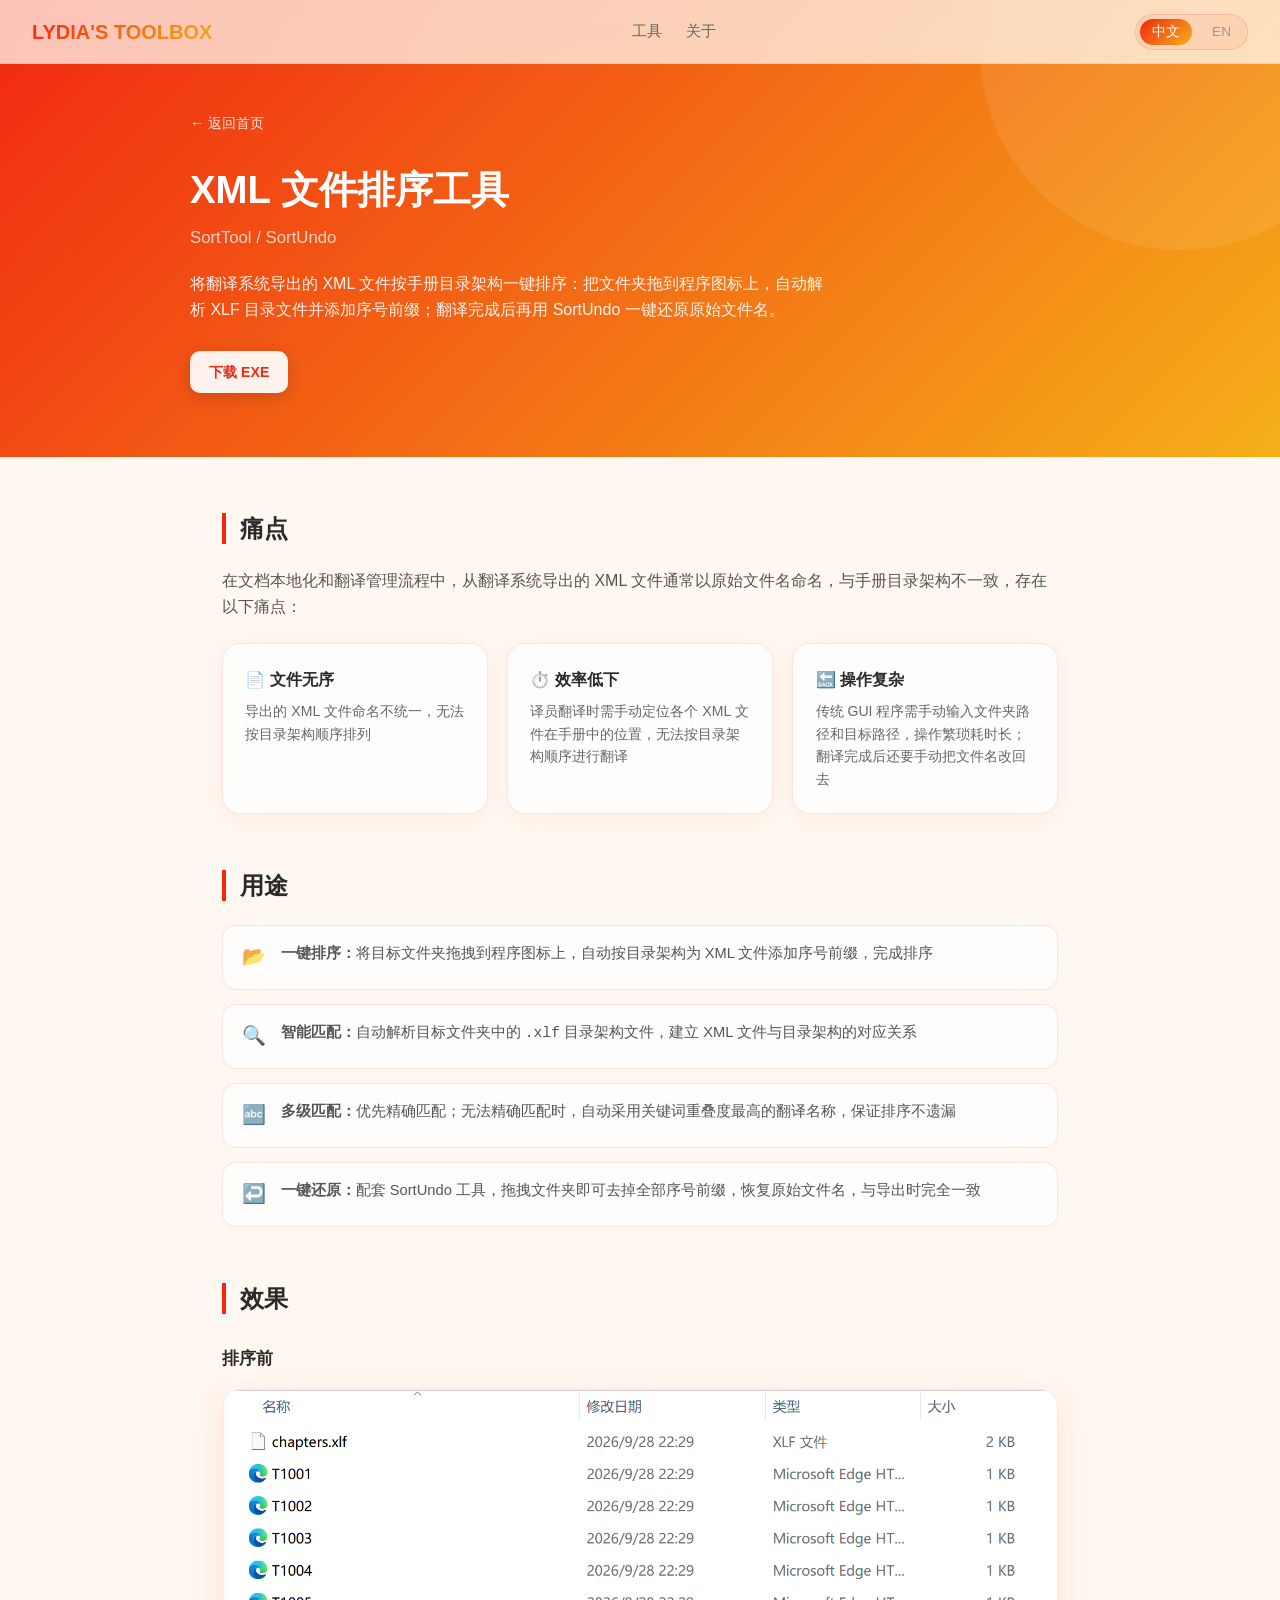
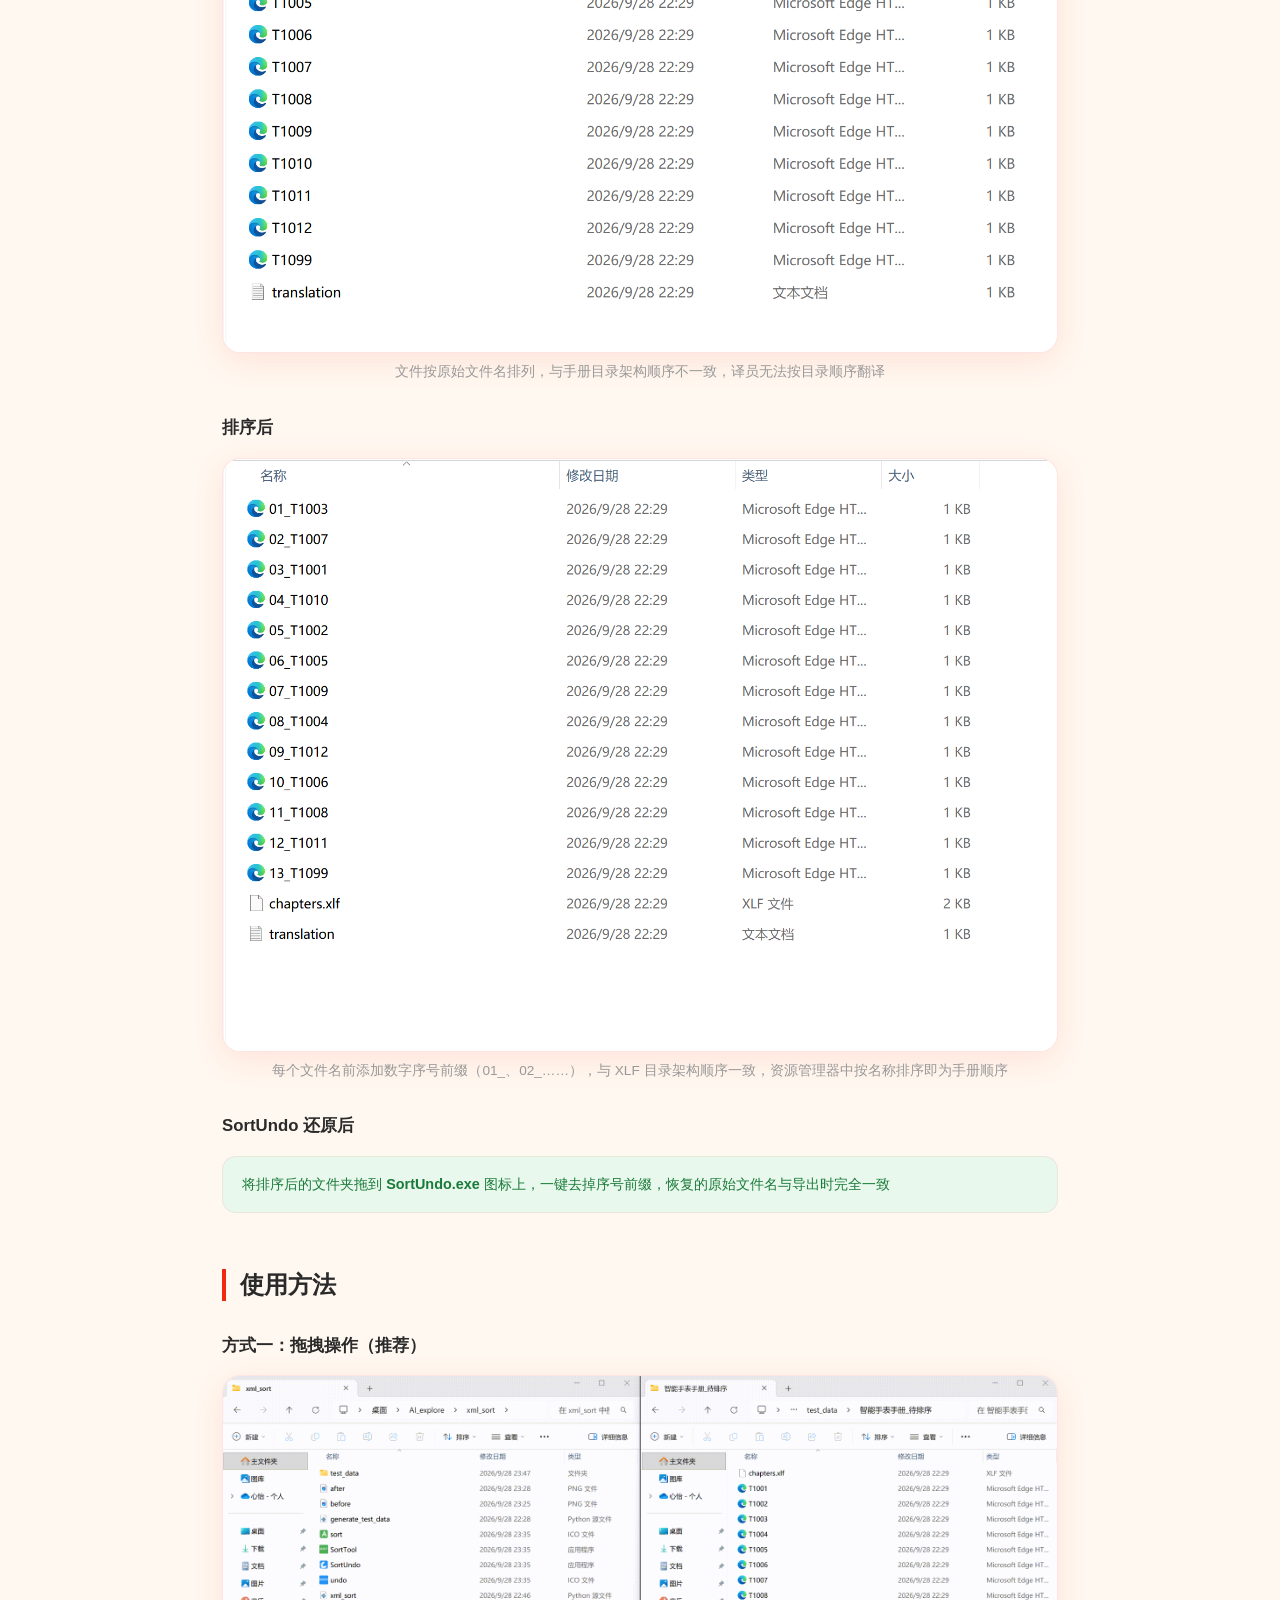
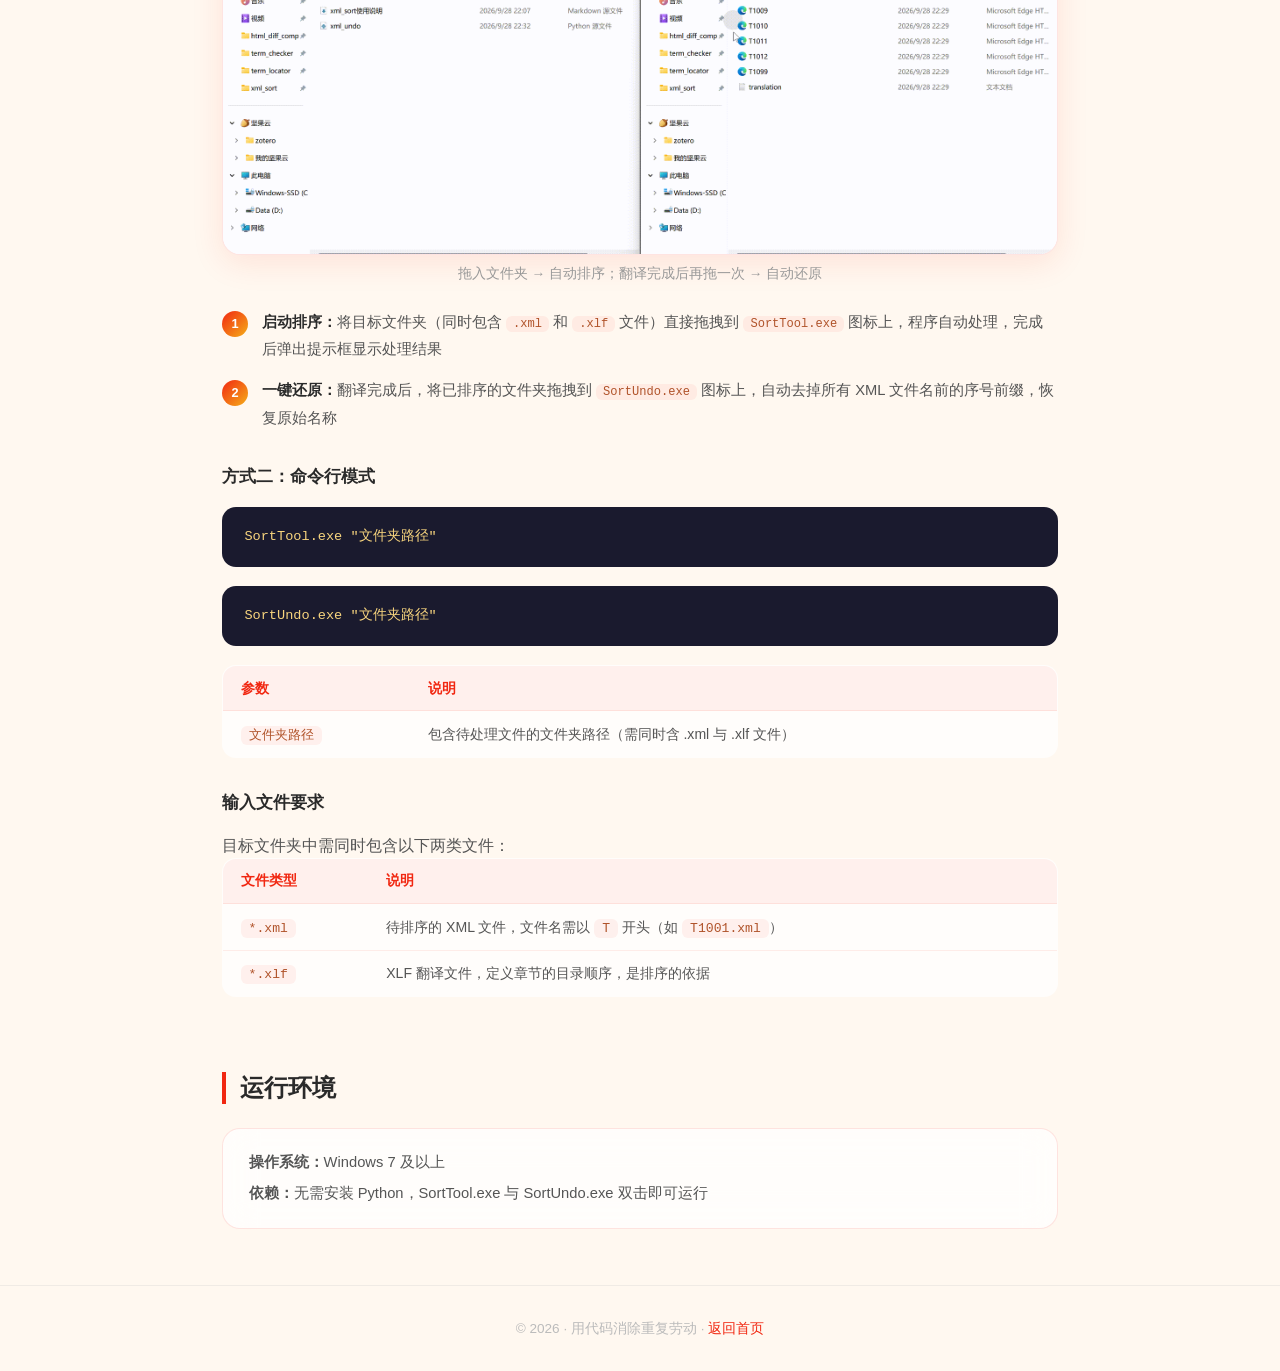
<file: tool-xml-sort.html>
<!DOCTYPE html>
<html lang="zh-CN">
<head>
    <meta charset="UTF-8">
    <meta name="viewport" content="width=device-width, initial-scale=1.0">
    <title data-i18n="xs.title">XML 文件排序工具 — Lydia's Toolbox</title>
    <link rel="stylesheet" href="css/style.css">
</head>
<body>

    <!-- 导航栏 -->
    <nav class="navbar">
        <a href="index.html" class="nav-logo">LYDIA'S TOOLBOX</a>
        <div class="nav-links">
            <a href="index.html#tools" data-i18n="nav.tools">工具</a>
            <a href="index.html#about" data-i18n="nav.about">关于</a>
        </div>
        <div class="lang-toggle">
            <button class="active" data-lang="zh">中文</button>
            <button data-lang="en">EN</button>
        </div>
    </nav>

    <!-- 详情页英雄区 -->
    <section class="detail-hero">
        <div class="detail-hero-inner">
            <a href="index.html" class="back-link" data-i18n="d.back">← 返回首页</a>
            <h1 data-i18n="xs.name">XML 文件排序工具</h1>
            <p class="detail-tagline">SortTool / SortUndo</p>
            <p class="detail-intro" data-i18n="xs.intro">将翻译系统导出的 XML 文件按手册目录架构一键排序：把文件夹拖到程序图标上，自动解析 XLF 目录文件并添加序号前缀；翻译完成后再用 SortUndo 一键还原原始文件名。</p>
            <div class="detail-actions">
                <a class="btn btn-white" href="https://github.com/Linxinyi-071/xml_sort/releases/latest" target="_blank" data-i18n="tool.download">下载 EXE</a>
            </div>
        </div>
    </section>

    <!-- 一、痛点 -->
    <section class="detail-section">
        <h2 data-i18n="d.pain">痛点</h2>
        <p style="color:#555; margin-bottom:1.5rem;" data-i18n="xs.painIntro">在文档本地化和翻译管理流程中，从翻译系统导出的 XML 文件通常以原始文件名命名，与手册目录架构不一致，存在以下痛点：</p>
        <div class="pain-grid pain-grid-3">
            <div class="pain-card">
                <h3 data-i18n="xs.p1.t">📄 文件无序</h3>
                <p data-i18n="xs.p1.d">导出的 XML 文件命名不统一，无法按目录架构顺序排列</p>
            </div>
            <div class="pain-card">
                <h3 data-i18n="xs.p2.t">⏱️ 效率低下</h3>
                <p data-i18n="xs.p2.d">译员翻译时需手动定位各个 XML 文件在手册中的位置，无法按目录架构顺序进行翻译</p>
            </div>
            <div class="pain-card">
                <h3 data-i18n="xs.p3.t">🔙 操作复杂</h3>
                <p data-i18n="xs.p3.d">传统 GUI 程序需手动输入文件夹路径和目标路径，操作繁琐耗时长；翻译完成后还要手动把文件名改回去</p>
            </div>
        </div>
    </section>

    <!-- 二、用途 -->
    <section class="detail-section">
        <h2 data-i18n="d.usage">用途</h2>
        <div class="usage-list">
            <div class="usage-item">
                <span class="usage-icon">📂</span>
                <span data-i18n="xs.u1"><strong>一键排序：</strong>将目标文件夹拖拽到程序图标上，自动按目录架构为 XML 文件添加序号前缀，完成排序</span>
            </div>
            <div class="usage-item">
                <span class="usage-icon">🔍</span>
                <span data-i18n="xs.u2"><strong>智能匹配：</strong>自动解析目标文件夹中的 <code>.xlf</code> 目录架构文件，建立 XML 文件与目录架构的对应关系</span>
            </div>
            <div class="usage-item">
                <span class="usage-icon">🔤</span>
                <span data-i18n="xs.u3"><strong>多级匹配：</strong>优先精确匹配；无法精确匹配时，自动采用关键词重叠度最高的翻译名称，保证排序不遗漏</span>
            </div>
            <div class="usage-item">
                <span class="usage-icon">↩️</span>
                <span data-i18n="xs.u4"><strong>一键还原：</strong>配套 SortUndo 工具，拖拽文件夹即可去掉全部序号前缀，恢复原始文件名，与导出时完全一致</span>
            </div>
        </div>
    </section>

    <!-- 三、效果 -->
    <section class="detail-section">
        <h2 data-i18n="d.effect">效果</h2>

        <h3 class="detail-sub" data-i18n="xs.e.before">排序前</h3>
        <div class="shot-frame">
            <img src="assets/xml_sort_before.png" alt="XML 文件排序前">
        </div>
        <p class="shot-caption" data-i18n="xs.e.beforeCap">文件按原始文件名排列，与手册目录架构顺序不一致，译员无法按目录顺序翻译</p>

        <h3 class="detail-sub" data-i18n="xs.e.after">排序后</h3>
        <div class="shot-frame">
            <img src="assets/xml_sort_after.png" alt="XML 文件排序后">
        </div>
        <p class="shot-caption" data-i18n="xs.e.afterCap">每个文件名前添加数字序号前缀（01_、02_……），与 XLF 目录架构顺序一致，资源管理器中按名称排序即为手册顺序</p>

        <h3 class="detail-sub" data-i18n="xs.e.undo">SortUndo 还原后</h3>
        <div class="legend-row">
            <div class="legend-item legend-green" data-i18n="xs.undoText">将排序后的文件夹拖到 <strong>SortUndo.exe</strong> 图标上，一键去掉序号前缀，恢复的原始文件名与导出时完全一致</div>
        </div>
    </section>

    <!-- 四、使用方法 -->
    <section class="detail-section">
        <h2 data-i18n="d.howto">使用方法</h2>

        <h3 class="detail-sub" data-i18n="xs.h.drag">方式一：拖拽操作（推荐）</h3>
        <div class="shot-frame">
            <img src="assets/xml_sort.gif" alt="XML 排序工具拖拽操作演示">
        </div>
        <p class="shot-caption" data-i18n="xs.dragCap">拖入文件夹 → 自动排序；翻译完成后再拖一次 → 自动还原</p>
        <ol class="step-list">
            <li data-i18n="xs.s1"><strong>启动排序：</strong>将目标文件夹（同时包含 <code>.xml</code> 和 <code>.xlf</code> 文件）直接拖拽到 <code>SortTool.exe</code> 图标上，程序自动处理，完成后弹出提示框显示处理结果</li>
            <li data-i18n="xs.s2"><strong>一键还原：</strong>翻译完成后，将已排序的文件夹拖拽到 <code>SortUndo.exe</code> 图标上，自动去掉所有 XML 文件名前的序号前缀，恢复原始名称</li>
        </ol>

        <h3 class="detail-sub" data-i18n="xs.h.cli">方式二：命令行模式</h3>
        <div class="code-block">SortTool.exe "文件夹路径"</div>
        <div class="code-block">SortUndo.exe "文件夹路径"</div>
        <table class="param-table">
            <thead>
                <tr><th data-i18n="xs.th.arg">参数</th><th data-i18n="d.th.desc">说明</th></tr>
            </thead>
            <tbody>
                <tr><td><code data-i18n="xs.argName">文件夹路径</code></td><td data-i18n="xs.argDesc">包含待处理文件的文件夹路径（需同时含 .xml 与 .xlf 文件）</td></tr>
            </tbody>
        </table>

        <h3 class="detail-sub" data-i18n="xs.h.req">输入文件要求</h3>
        <p style="color:#555;" data-i18n="xs.reqIntro">目标文件夹中需同时包含以下两类文件：</p>
        <table class="param-table">
            <thead>
                <tr><th data-i18n="xs.reqTh.type">文件类型</th><th data-i18n="d.th.desc">说明</th></tr>
            </thead>
            <tbody>
                <tr><td><code>*.xml</code></td><td data-i18n="xs.req1">待排序的 XML 文件，文件名需以 <code>T</code> 开头（如 <code>T1001.xml</code>）</td></tr>
                <tr><td><code>*.xlf</code></td><td data-i18n="xs.req2">XLF 翻译文件，定义章节的目录顺序，是排序的依据</td></tr>
            </tbody>
        </table>
    </section>

    <!-- 五、运行环境 -->
    <section class="detail-section">
        <h2 data-i18n="d.env">运行环境</h2>
        <div class="env-box">
            <p data-i18n="xs.env1"><strong>操作系统：</strong>Windows 7 及以上</p>
            <p data-i18n="xs.env2"><strong>依赖：</strong>无需安装 Python，SortTool.exe 与 SortUndo.exe 双击即可运行</p>
        </div>
    </section>

    <!-- 页脚 -->
    <footer class="footer">
        <p data-i18n="d.footer">© 2026 · 用代码消除重复劳动 · <a href="index.html">返回首页</a></p>
    </footer>

    <script src="js/main.js"></script>
</body>
</html>
</file>
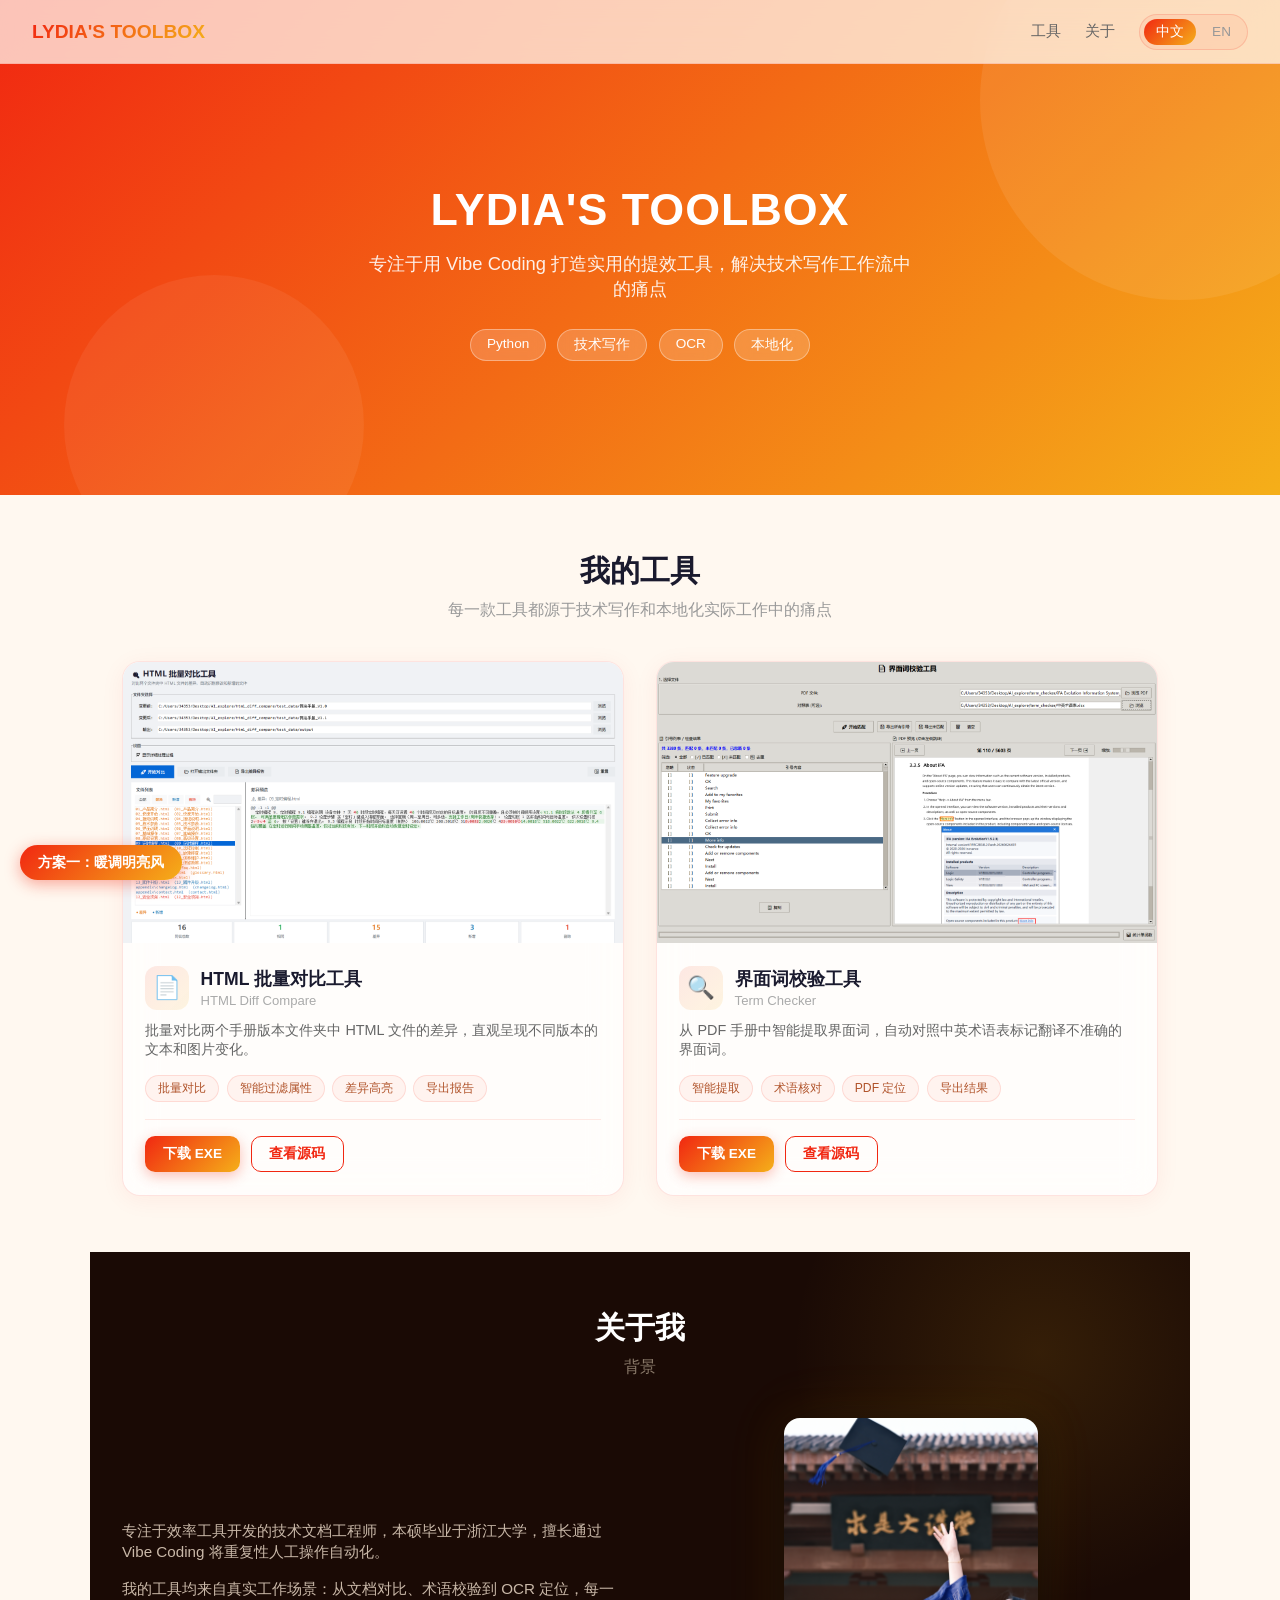
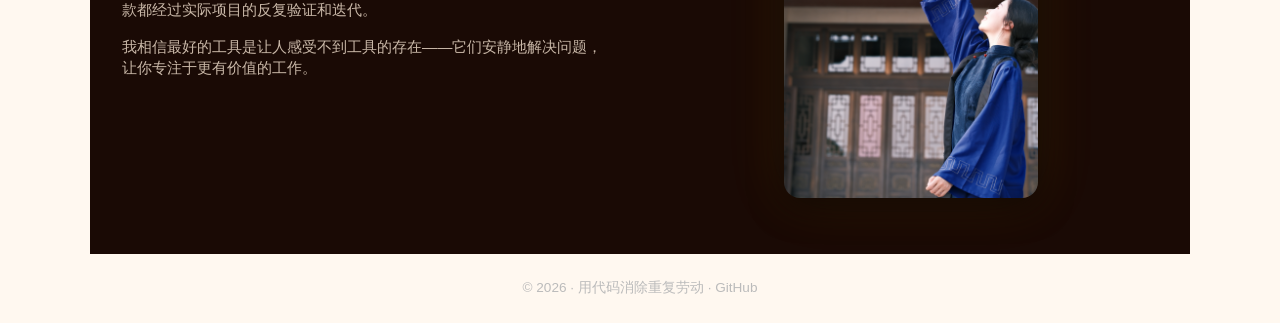
<file: previews/scheme1.html>
<!DOCTYPE html>
<html lang="zh-CN">
<head>
<meta charset="UTF-8">
<meta name="viewport" content="width=device-width, initial-scale=1.0">
<title>方案一：暖调明亮风</title>
<style>
* { margin:0; padding:0; box-sizing:border-box; }
body { font-family:"Segoe UI","Microsoft YaHei","PingFang SC",sans-serif; background:#FFF8F0; color:#1a1a2e; }
/* 导航 */
.navbar { position:fixed; top:0; left:0; right:0; z-index:100; background:rgba(255,248,240,0.75); backdrop-filter:blur(16px); border-bottom:1px solid rgba(241,39,17,0.12); padding:0 2rem; height:64px; display:flex; align-items:center; justify-content:space-between; }
.nav-logo { font-size:1.2rem; font-weight:700; background:linear-gradient(135deg,#F12711,#F5AF19); -webkit-background-clip:text; -webkit-text-fill-color:transparent; text-decoration:none; }
.nav-links { display:flex; gap:1.5rem; align-items:center; }
.nav-links a { text-decoration:none; color:#666; font-size:0.95rem; }
.lang-toggle { display:flex; gap:4px; background:rgba(241,39,17,0.06); border:1px solid rgba(241,39,17,0.15); border-radius:20px; padding:4px; }
.lang-toggle button { border:none; background:transparent; padding:4px 12px; border-radius:16px; font-size:0.85rem; color:#999; }
.lang-toggle button.active { background:linear-gradient(135deg,#F12711,#F5AF19); color:#fff; }
/* 英雄区 */
.hero { min-height:55vh; display:flex; align-items:center; justify-content:center; text-align:center; padding:100px 2rem 50px; background:linear-gradient(135deg,#F12711 0%,#F5AF19 100%); color:#fff; position:relative; overflow:hidden; }
.hero::before { content:''; position:absolute; width:400px; height:400px; border-radius:50%; background:rgba(255,255,255,0.08); top:-100px; right:-100px; }
.hero::after { content:''; position:absolute; width:300px; height:300px; border-radius:50%; background:rgba(255,255,255,0.06); bottom:-80px; left:5%; }
.hero h1 { font-size:2.8rem; font-weight:800; margin-bottom:1rem; letter-spacing:1px; }
.hero .subtitle { font-size:1.15rem; color:rgba(255,255,255,0.9); max-width:560px; margin:0 auto 1.8rem; }
.hero-tags { display:flex; gap:0.7rem; justify-content:center; }
.hero-tags .tag { background:rgba(255,255,255,0.18); border:1px solid rgba(255,255,255,0.35); color:#fff; padding:6px 16px; border-radius:20px; font-size:0.85rem; backdrop-filter:blur(8px); }
/* 工具区 */
.section { max-width:1100px; margin:0 auto; padding:3.5rem 2rem; }
.section-title { text-align:center; font-size:1.9rem; font-weight:700; }
.section-desc { text-align:center; color:#999; margin:0.5rem auto 2.5rem; }
.tools-grid { display:grid; grid-template-columns:repeat(auto-fit,minmax(320px,1fr)); gap:2rem; }
/* 磨砂卡片 */
.tool-card { background:rgba(255,255,255,0.75); backdrop-filter:blur(16px); border-radius:18px; border:1px solid rgba(241,39,17,0.12); box-shadow:0 4px 24px rgba(241,39,17,0.06); overflow:hidden; transition:all 0.3s; }
.tool-card:hover { transform:translateY(-6px); box-shadow:0 16px 44px rgba(241,39,17,0.14); border-color:rgba(241,39,17,0.25); }
.tool-screenshot { aspect-ratio:16/9; overflow:hidden; background:#f3ece4; }
.tool-screenshot img { width:100%; height:100%; object-fit:cover; display:block; }
.tool-body { padding:1.4rem; }
.tool-header { display:flex; align-items:center; gap:0.7rem; margin-bottom:0.7rem; }
.tool-icon { width:44px; height:44px; border-radius:12px; background:linear-gradient(135deg,rgba(241,39,17,0.1),rgba(245,175,25,0.12)); display:flex; align-items:center; justify-content:center; font-size:1.4rem; }
.tool-title h3 { font-size:1.1rem; }
.tool-title .tool-tagline { font-size:0.82rem; color:#aaa; }
.tool-desc { color:#666; font-size:0.9rem; margin-bottom:1rem; }
.tool-features { display:flex; flex-wrap:wrap; gap:0.45rem; margin-bottom:1.1rem; }
.feature-tag { background:rgba(241,39,17,0.05); border:1px solid rgba(241,39,17,0.12); padding:4px 12px; border-radius:20px; font-size:0.76rem; color:#b0532a; }
.tool-actions { display:flex; gap:0.7rem; padding-top:1rem; border-top:1px solid rgba(241,39,17,0.1); }
.btn { display:inline-flex; align-items:center; padding:0.5rem 1.1rem; border-radius:10px; font-size:0.85rem; font-weight:600; text-decoration:none; }
.btn-primary { background:linear-gradient(135deg,#F12711,#F5AF19); color:#fff; box-shadow:0 4px 14px rgba(241,39,17,0.3); }
.btn-outline { background:transparent; color:#F12711; border:1.5px solid #F12711; }
/* 关于我 */
.about-section { background:#1a0a05; color:#fff; position:relative; overflow:hidden; }
.about-section::before { content:''; position:absolute; width:500px; height:500px; border-radius:50%; background:radial-gradient(circle,rgba(245,175,25,0.12),transparent 70%); top:-150px; right:-100px; }
.about-section .section-title,.about-section .section-desc { color:#fff; }
.about-content { display:grid; grid-template-columns:1fr 1fr; gap:3rem; align-items:stretch; position:relative; }
.about-text { display:flex; flex-direction:column; justify-content:center; }
.about-text p { color:#c9b8a8; margin-bottom:1rem; font-size:0.95rem; }
.about-photo { display:flex; justify-content:center; align-items:center; }
.about-photo img { max-width:100%; max-height:380px; border-radius:16px; box-shadow:0 8px 32px rgba(0,0,0,0.5), 0 0 60px rgba(245,175,25,0.12); object-fit:cover; }
/* 页脚 */
.footer { text-align:center; padding:1.6rem; color:#bbb; font-size:0.85rem; }
.badge { position:fixed; bottom:20px; left:20px; background:linear-gradient(135deg,#F12711,#F5AF19); color:#fff; padding:8px 18px; border-radius:24px; font-size:0.9rem; font-weight:600; box-shadow:0 4px 16px rgba(241,39,17,0.4); z-index:200; }
</style>
</head>
<body>
<nav class="navbar">
    <a href="#" class="nav-logo">LYDIA'S TOOLBOX</a>
    <div class="nav-links">
        <a href="#tools">工具</a><a href="#about">关于</a>
        <div class="lang-toggle"><button class="active">中文</button><button>EN</button></div>
    </div>
</nav>
<section class="hero">
    <div>
        <h1>LYDIA'S TOOLBOX</h1>
        <p class="subtitle">专注于用 Vibe Coding 打造实用的提效工具，解决技术写作工作流中的痛点</p>
        <div class="hero-tags"><span class="tag">Python</span><span class="tag">技术写作</span><span class="tag">OCR</span><span class="tag">本地化</span></div>
    </div>
</section>
<section id="tools" class="section">
    <h2 class="section-title">我的工具</h2>
    <p class="section-desc">每一款工具都源于技术写作和本地化实际工作中的痛点</p>
    <div class="tools-grid">
        <div class="tool-card">
            <div class="tool-screenshot"><img src="../assets/html_diff_compare.png" alt=""></div>
            <div class="tool-body">
                <div class="tool-header">
                    <div class="tool-icon">📄</div>
                    <div class="tool-title"><h3>HTML 批量对比工具</h3><span class="tool-tagline">HTML Diff Compare</span></div>
                </div>
                <p class="tool-desc">批量对比两个手册版本文件夹中 HTML 文件的差异，直观呈现不同版本的文本和图片变化。</p>
                <div class="tool-features"><span class="feature-tag">批量对比</span><span class="feature-tag">智能过滤属性</span><span class="feature-tag">差异高亮</span><span class="feature-tag">导出报告</span></div>
                <div class="tool-actions"><a class="btn btn-primary" href="#">下载 EXE</a><a class="btn btn-outline" href="#">查看源码</a></div>
            </div>
        </div>
        <div class="tool-card">
            <div class="tool-screenshot"><img src="../assets/term_checker.png" alt=""></div>
            <div class="tool-body">
                <div class="tool-header">
                    <div class="tool-icon">🔍</div>
                    <div class="tool-title"><h3>界面词校验工具</h3><span class="tool-tagline">Term Checker</span></div>
                </div>
                <p class="tool-desc">从 PDF 手册中智能提取界面词，自动对照中英术语表标记翻译不准确的界面词。</p>
                <div class="tool-features"><span class="feature-tag">智能提取</span><span class="feature-tag">术语核对</span><span class="feature-tag">PDF 定位</span><span class="feature-tag">导出结果</span></div>
                <div class="tool-actions"><a class="btn btn-primary" href="#">下载 EXE</a><a class="btn btn-outline" href="#">查看源码</a></div>
            </div>
        </div>
    </div>
</section>
<section id="about" class="section about-section">
    <h2 class="section-title">关于我</h2>
    <p class="section-desc" style="color:#8a7a6a">背景</p>
    <div class="about-content">
        <div class="about-text">
            <p>专注于效率工具开发的技术文档工程师，本硕毕业于浙江大学，擅长通过 Vibe Coding 将重复性人工操作自动化。</p>
            <p>我的工具均来自真实工作场景：从文档对比、术语校验到 OCR 定位，每一款都经过实际项目的反复验证和迭代。</p>
            <p>我相信最好的工具是让人感受不到工具的存在——它们安静地解决问题，让你专注于更有价值的工作。</p>
        </div>
        <div class="about-photo"><img src="../assets/profile.jpg" alt=""></div>
    </div>
</section>
<footer class="footer">© 2026 · 用代码消除重复劳动 · GitHub</footer>
<div class="badge">方案一：暖调明亮风</div>
</body>
</html>
</file>
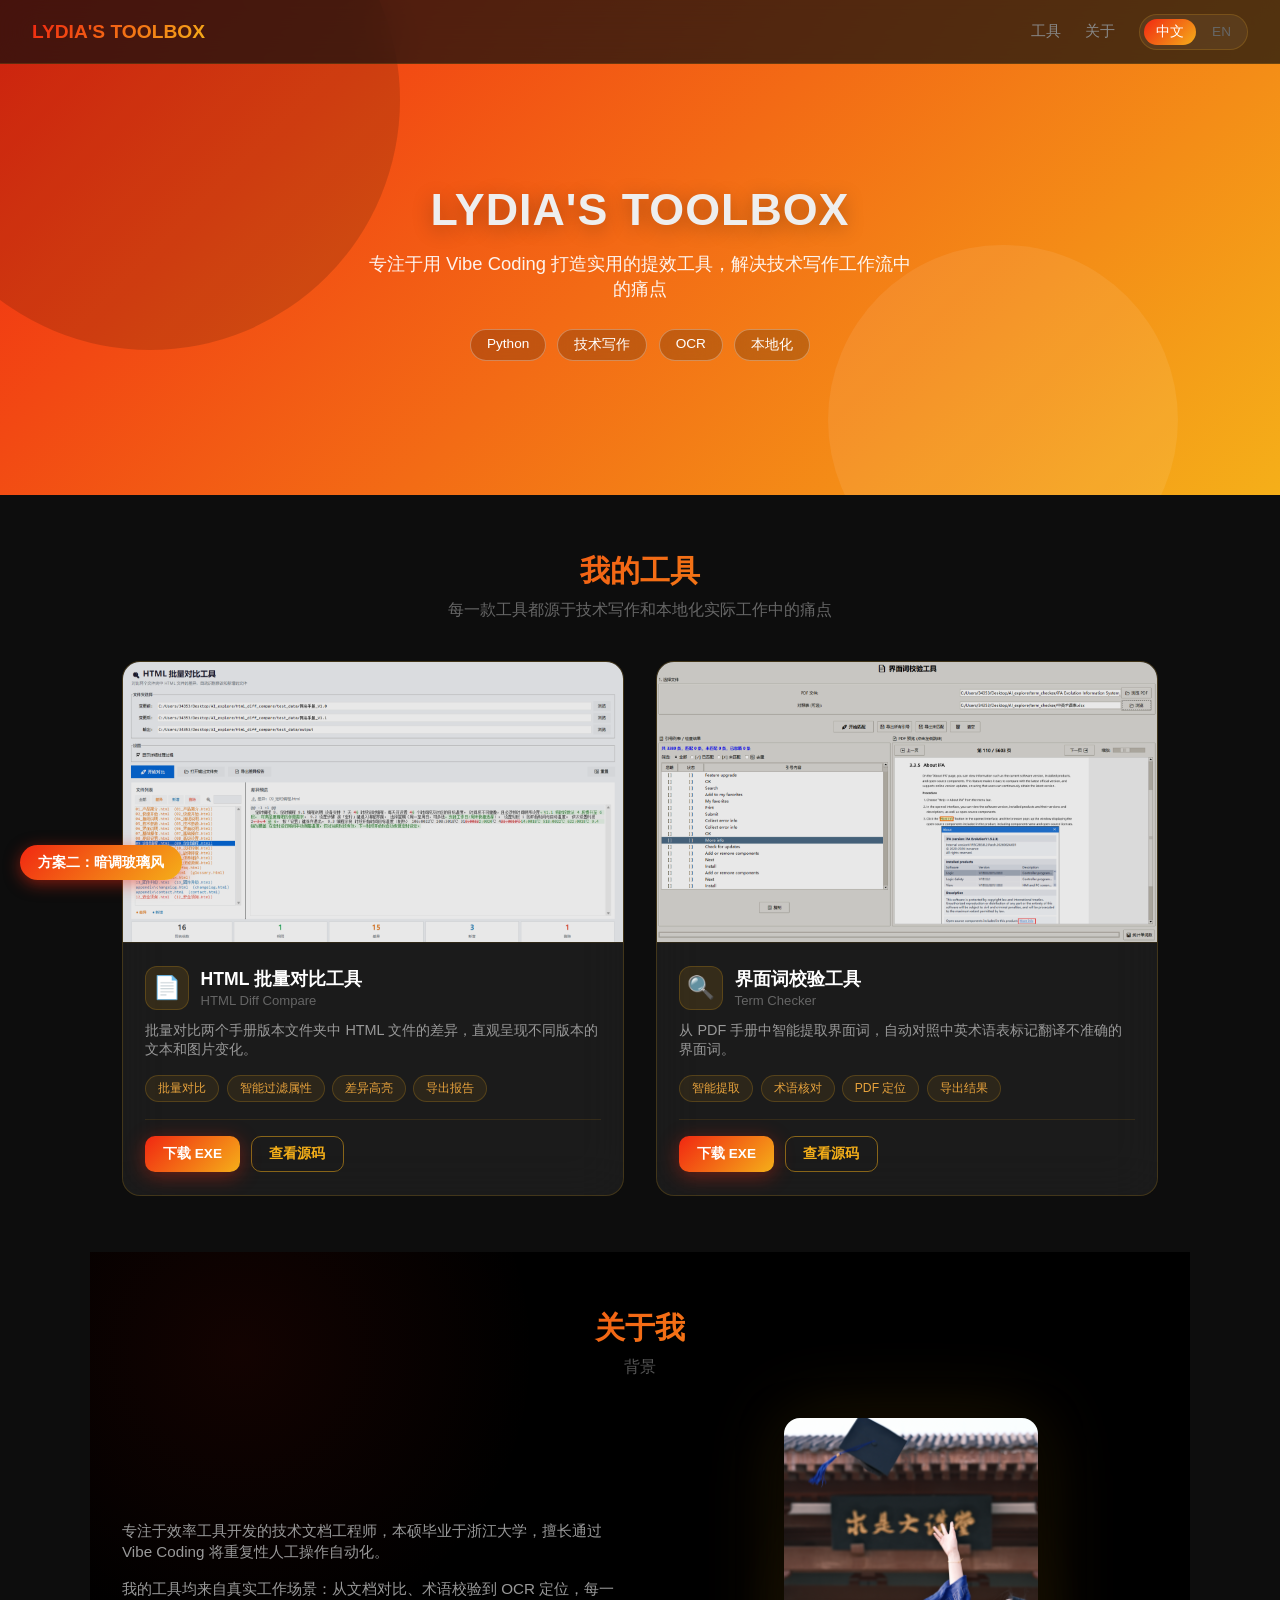
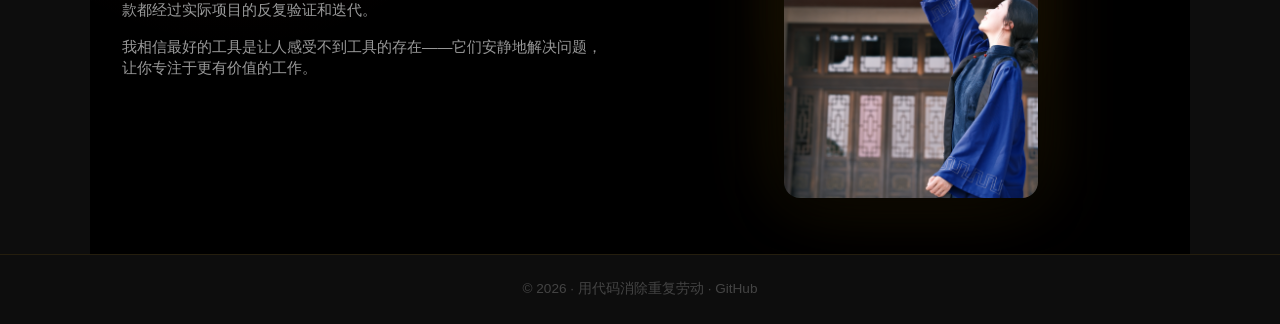
<file: previews/scheme2.html>
<!DOCTYPE html>
<html lang="zh-CN">
<head>
<meta charset="UTF-8">
<meta name="viewport" content="width=device-width, initial-scale=1.0">
<title>方案二：暗调玻璃风</title>
<style>
* { margin:0; padding:0; box-sizing:border-box; }
body { font-family:"Segoe UI","Microsoft YaHei","PingFang SC",sans-serif; background:#0d0d0d; color:#eee; }
/* 导航 */
.navbar { position:fixed; top:0; left:0; right:0; z-index:100; background:rgba(13,13,13,0.7); backdrop-filter:blur(20px); border-bottom:1px solid rgba(245,175,25,0.15); padding:0 2rem; height:64px; display:flex; align-items:center; justify-content:space-between; }
.nav-logo { font-size:1.2rem; font-weight:700; background:linear-gradient(135deg,#F12711,#F5AF19); -webkit-background-clip:text; -webkit-text-fill-color:transparent; text-decoration:none; }
.nav-links { display:flex; gap:1.5rem; align-items:center; }
.nav-links a { text-decoration:none; color:#888; font-size:0.95rem; }
.lang-toggle { display:flex; gap:4px; background:rgba(255,255,255,0.05); border:1px solid rgba(245,175,25,0.2); border-radius:20px; padding:4px; }
.lang-toggle button { border:none; background:transparent; padding:4px 12px; border-radius:16px; font-size:0.85rem; color:#666; }
.lang-toggle button.active { background:linear-gradient(135deg,#F12711,#F5AF19); color:#fff; }
/* 英雄区 */
.hero { min-height:55vh; display:flex; align-items:center; justify-content:center; text-align:center; padding:100px 2rem 50px; background:linear-gradient(135deg,#F12711 0%,#F5AF19 100%); position:relative; overflow:hidden; }
.hero::before { content:''; position:absolute; width:500px; height:500px; border-radius:50%; background:rgba(0,0,0,0.15); top:-150px; left:-100px; }
.hero::after { content:''; position:absolute; width:350px; height:350px; border-radius:50%; background:rgba(255,255,255,0.08); bottom:-100px; right:8%; }
.hero h1 { font-size:2.8rem; font-weight:800; margin-bottom:1rem; letter-spacing:1px; text-shadow:0 4px 20px rgba(0,0,0,0.3); }
.hero .subtitle { font-size:1.15rem; color:rgba(255,255,255,0.92); max-width:560px; margin:0 auto 1.8rem; }
.hero-tags { display:flex; gap:0.7rem; justify-content:center; }
.hero-tags .tag { background:rgba(0,0,0,0.2); border:1px solid rgba(255,255,255,0.3); color:#fff; padding:6px 16px; border-radius:20px; font-size:0.85rem; backdrop-filter:blur(10px); }
/* 工具区 */
.section { max-width:1100px; margin:0 auto; padding:3.5rem 2rem; }
.section-title { text-align:center; font-size:1.9rem; font-weight:700; background:linear-gradient(135deg,#F12711,#F5AF19); -webkit-background-clip:text; -webkit-text-fill-color:transparent; }
.section-desc { text-align:center; color:#666; margin:0.5rem auto 2.5rem; }
.tools-grid { display:grid; grid-template-columns:repeat(auto-fit,minmax(320px,1fr)); gap:2rem; }
/* 暗色玻璃卡片 */
.tool-card { background:rgba(255,255,255,0.06); backdrop-filter:blur(24px); border-radius:18px; border:1px solid rgba(245,175,25,0.18); overflow:hidden; transition:all 0.3s; position:relative; }
.tool-card::before { content:''; position:absolute; inset:0; border-radius:18px; padding:1px; background:linear-gradient(135deg,rgba(241,39,17,0.4),rgba(245,175,25,0.4)); -webkit-mask:linear-gradient(#fff 0 0) content-box,linear-gradient(#fff 0 0); -webkit-mask-composite:xor; mask-composite:exclude; opacity:0; transition:opacity 0.3s; pointer-events:none; }
.tool-card:hover { transform:translateY(-6px); box-shadow:0 16px 48px rgba(241,39,17,0.25); }
.tool-card:hover::before { opacity:1; }
.tool-screenshot { aspect-ratio:16/9; overflow:hidden; background:#1a1a1a; border-bottom:1px solid rgba(245,175,25,0.1); }
.tool-screenshot img { width:100%; height:100%; object-fit:cover; display:block; opacity:0.9; }
.tool-body { padding:1.4rem; }
.tool-header { display:flex; align-items:center; gap:0.7rem; margin-bottom:0.7rem; }
.tool-icon { width:44px; height:44px; border-radius:12px; background:rgba(245,175,25,0.12); border:1px solid rgba(245,175,25,0.2); display:flex; align-items:center; justify-content:center; font-size:1.4rem; }
.tool-title h3 { font-size:1.1rem; color:#fff; }
.tool-title .tool-tagline { font-size:0.82rem; color:#666; }
.tool-desc { color:#999; font-size:0.9rem; margin-bottom:1rem; }
.tool-features { display:flex; flex-wrap:wrap; gap:0.45rem; margin-bottom:1.1rem; }
.feature-tag { background:rgba(245,175,25,0.08); border:1px solid rgba(245,175,25,0.2); padding:4px 12px; border-radius:20px; font-size:0.76rem; color:#e8a33d; }
.tool-actions { display:flex; gap:0.7rem; padding-top:1rem; border-top:1px solid rgba(245,175,25,0.12); }
.btn { display:inline-flex; align-items:center; padding:0.5rem 1.1rem; border-radius:10px; font-size:0.85rem; font-weight:600; text-decoration:none; }
.btn-primary { background:linear-gradient(135deg,#F12711,#F5AF19); color:#fff; box-shadow:0 4px 20px rgba(241,39,17,0.4); }
.btn-outline { background:transparent; color:#F5AF19; border:1.5px solid rgba(245,175,25,0.5); }
/* 关于我 */
.about-section { background:#000; position:relative; overflow:hidden; }
.about-section::before { content:''; position:absolute; width:600px; height:600px; border-radius:50%; background:radial-gradient(circle,rgba(241,39,17,0.08),transparent 70%); top:-200px; left:-150px; }
.about-section .section-desc { color:#555; }
.about-content { display:grid; grid-template-columns:1fr 1fr; gap:3rem; align-items:stretch; position:relative; }
.about-text { display:flex; flex-direction:column; justify-content:center; }
.about-text p { color:#999; margin-bottom:1rem; font-size:0.95rem; }
.about-photo { display:flex; justify-content:center; align-items:center; position:relative; }
.about-photo::before { content:''; position:absolute; width:70%; height:70%; border-radius:50%; background:radial-gradient(circle,rgba(245,175,25,0.2),transparent 70%); filter:blur(30px); }
.about-photo img { max-width:100%; max-height:380px; border-radius:16px; box-shadow:0 8px 40px rgba(0,0,0,0.6), 0 0 80px rgba(245,175,25,0.15); object-fit:cover; position:relative; }
/* 页脚 */
.footer { text-align:center; padding:1.6rem; color:#444; font-size:0.85rem; border-top:1px solid rgba(245,175,25,0.1); }
.badge { position:fixed; bottom:20px; left:20px; background:linear-gradient(135deg,#F12711,#F5AF19); color:#fff; padding:8px 18px; border-radius:24px; font-size:0.9rem; font-weight:600; box-shadow:0 4px 16px rgba(241,39,17,0.5); z-index:200; }
</style>
</head>
<body>
<nav class="navbar">
    <a href="#" class="nav-logo">LYDIA'S TOOLBOX</a>
    <div class="nav-links">
        <a href="#tools">工具</a><a href="#about">关于</a>
        <div class="lang-toggle"><button class="active">中文</button><button>EN</button></div>
    </div>
</nav>
<section class="hero">
    <div>
        <h1>LYDIA'S TOOLBOX</h1>
        <p class="subtitle">专注于用 Vibe Coding 打造实用的提效工具，解决技术写作工作流中的痛点</p>
        <div class="hero-tags"><span class="tag">Python</span><span class="tag">技术写作</span><span class="tag">OCR</span><span class="tag">本地化</span></div>
    </div>
</section>
<section id="tools" class="section">
    <h2 class="section-title">我的工具</h2>
    <p class="section-desc">每一款工具都源于技术写作和本地化实际工作中的痛点</p>
    <div class="tools-grid">
        <div class="tool-card">
            <div class="tool-screenshot"><img src="../assets/html_diff_compare.png" alt=""></div>
            <div class="tool-body">
                <div class="tool-header">
                    <div class="tool-icon">📄</div>
                    <div class="tool-title"><h3>HTML 批量对比工具</h3><span class="tool-tagline">HTML Diff Compare</span></div>
                </div>
                <p class="tool-desc">批量对比两个手册版本文件夹中 HTML 文件的差异，直观呈现不同版本的文本和图片变化。</p>
                <div class="tool-features"><span class="feature-tag">批量对比</span><span class="feature-tag">智能过滤属性</span><span class="feature-tag">差异高亮</span><span class="feature-tag">导出报告</span></div>
                <div class="tool-actions"><a class="btn btn-primary" href="#">下载 EXE</a><a class="btn btn-outline" href="#">查看源码</a></div>
            </div>
        </div>
        <div class="tool-card">
            <div class="tool-screenshot"><img src="../assets/term_checker.png" alt=""></div>
            <div class="tool-body">
                <div class="tool-header">
                    <div class="tool-icon">🔍</div>
                    <div class="tool-title"><h3>界面词校验工具</h3><span class="tool-tagline">Term Checker</span></div>
                </div>
                <p class="tool-desc">从 PDF 手册中智能提取界面词，自动对照中英术语表标记翻译不准确的界面词。</p>
                <div class="tool-features"><span class="feature-tag">智能提取</span><span class="feature-tag">术语核对</span><span class="feature-tag">PDF 定位</span><span class="feature-tag">导出结果</span></div>
                <div class="tool-actions"><a class="btn btn-primary" href="#">下载 EXE</a><a class="btn btn-outline" href="#">查看源码</a></div>
            </div>
        </div>
    </div>
</section>
<section id="about" class="section about-section">
    <h2 class="section-title">关于我</h2>
    <p class="section-desc">背景</p>
    <div class="about-content">
        <div class="about-text">
            <p>专注于效率工具开发的技术文档工程师，本硕毕业于浙江大学，擅长通过 Vibe Coding 将重复性人工操作自动化。</p>
            <p>我的工具均来自真实工作场景：从文档对比、术语校验到 OCR 定位，每一款都经过实际项目的反复验证和迭代。</p>
            <p>我相信最好的工具是让人感受不到工具的存在——它们安静地解决问题，让你专注于更有价值的工作。</p>
        </div>
        <div class="about-photo"><img src="../assets/profile.jpg" alt=""></div>
    </div>
</section>
<footer class="footer">© 2026 · 用代码消除重复劳动 · GitHub</footer>
<div class="badge">方案二：暗调玻璃风</div>
</body>
</html>
</file>
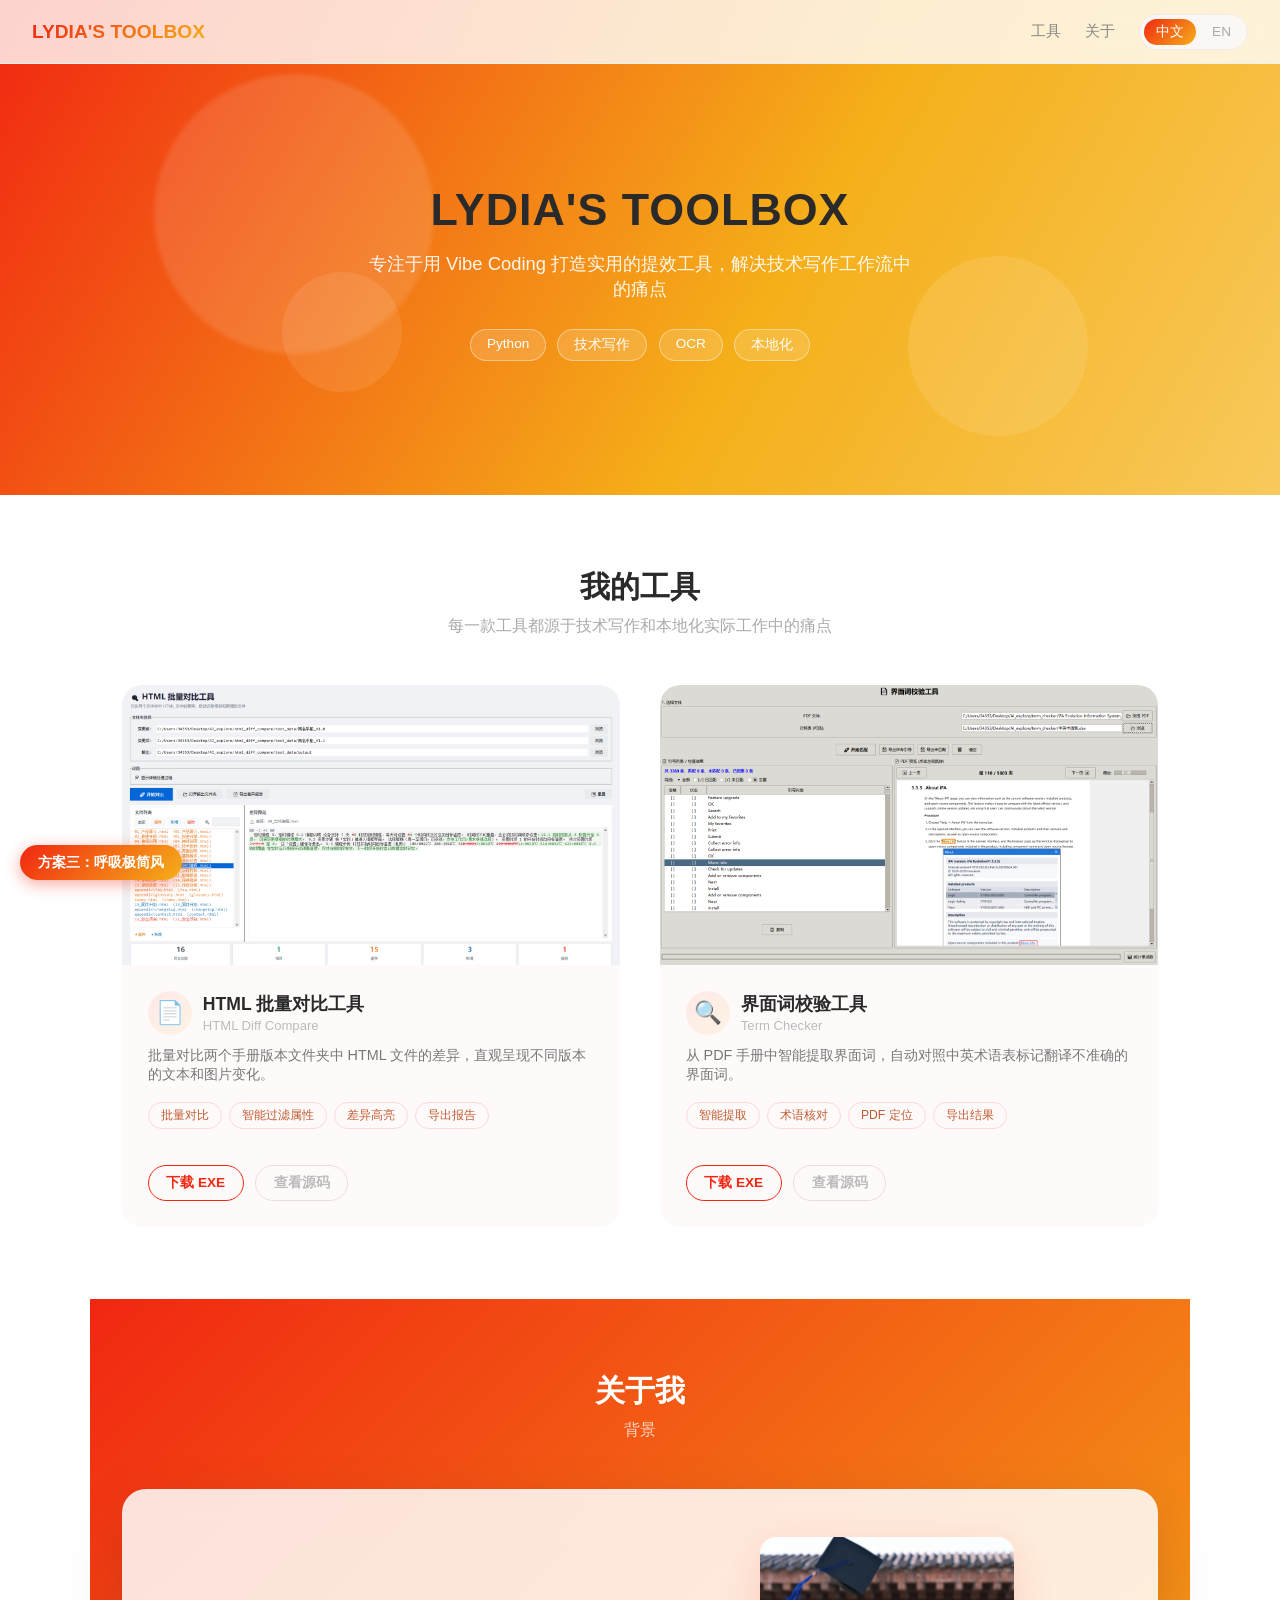
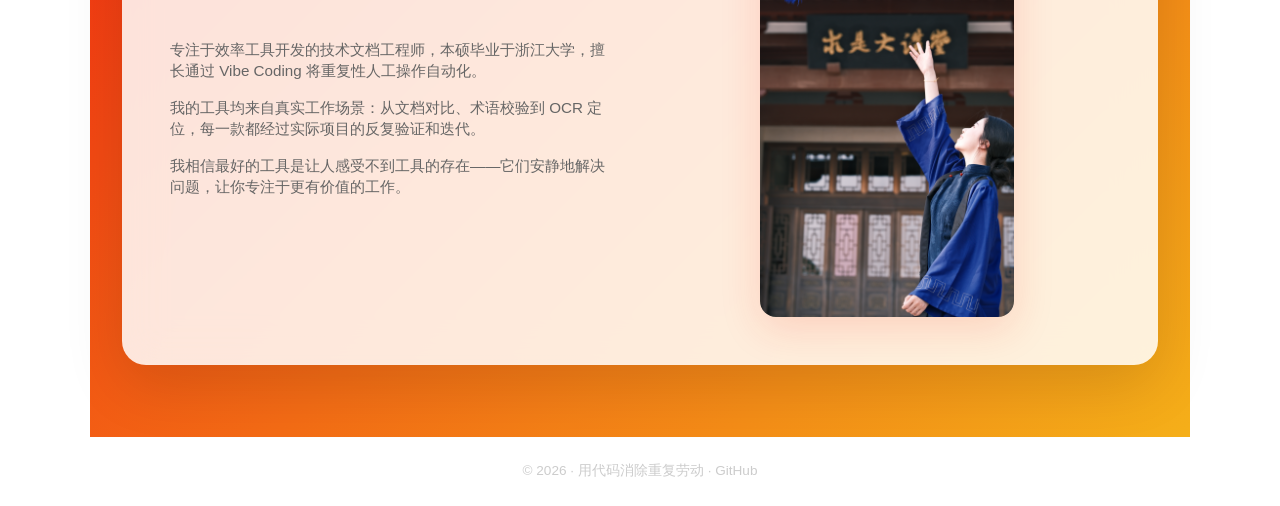
<file: previews/scheme3.html>
<!DOCTYPE html>
<html lang="zh-CN">
<head>
<meta charset="UTF-8">
<meta name="viewport" content="width=device-width, initial-scale=1.0">
<title>方案三：呼吸极简风</title>
<style>
* { margin:0; padding:0; box-sizing:border-box; }
body { font-family:"Segoe UI","Microsoft YaHei","PingFang SC",sans-serif; background:#FFFFFF; color:#2a2a2a; }
/* 导航 */
.navbar { position:fixed; top:0; left:0; right:0; z-index:100; background:rgba(255,255,255,0.8); backdrop-filter:blur(12px); border-bottom:1px solid #f3f0ec; padding:0 2rem; height:64px; display:flex; align-items:center; justify-content:space-between; }
.nav-logo { font-size:1.2rem; font-weight:700; background:linear-gradient(135deg,#F12711,#F5AF19); -webkit-background-clip:text; -webkit-text-fill-color:transparent; text-decoration:none; }
.nav-links { display:flex; gap:1.5rem; align-items:center; }
.nav-links a { text-decoration:none; color:#888; font-size:0.95rem; }
.lang-toggle { display:flex; gap:4px; background:#faf7f4; border:1px solid #f0ebe5; border-radius:20px; padding:4px; }
.lang-toggle button { border:none; background:transparent; padding:4px 12px; border-radius:16px; font-size:0.85rem; color:#aaa; }
.lang-toggle button.active { background:linear-gradient(135deg,#F12711,#F5AF19); color:#fff; }
/* 英雄区 */
.hero { min-height:55vh; display:flex; align-items:center; justify-content:center; text-align:center; padding:100px 2rem 50px; background:linear-gradient(120deg,#F12711 0%,#F5AF19 60%,#f8c95c 100%); position:relative; overflow:hidden; }
.hero::before { content:''; position:absolute; width:280px; height:280px; border-radius:50%; background:rgba(255,255,255,0.12); filter:blur(2px); top:15%; left:12%; }
.hero::after { content:''; position:absolute; width:180px; height:180px; border-radius:50%; background:rgba(255,255,255,0.1); bottom:12%; right:15%; }
.hero .orb { position:absolute; width:120px; height:120px; border-radius:50%; background:rgba(255,255,255,0.09); top:55%; left:22%; }
.hero h1 { font-size:2.8rem; font-weight:800; margin-bottom:1rem; letter-spacing:1px; position:relative; }
.hero .subtitle { font-size:1.15rem; color:rgba(255,255,255,0.92); max-width:560px; margin:0 auto 1.8rem; position:relative; }
.hero-tags { display:flex; gap:0.7rem; justify-content:center; position:relative; }
.hero-tags .tag { background:rgba(255,255,255,0.15); border:1px solid rgba(255,255,255,0.4); color:#fff; padding:6px 16px; border-radius:20px; font-size:0.85rem; backdrop-filter:blur(6px); }
/* 工具区 */
.section { max-width:1100px; margin:0 auto; padding:4.5rem 2rem; }
.section-title { text-align:center; font-size:1.9rem; font-weight:700; }
.section-desc { text-align:center; color:#aaa; margin:0.5rem auto 3rem; }
.tools-grid { display:grid; grid-template-columns:repeat(auto-fit,minmax(320px,1fr)); gap:2.5rem; }
/* 极简卡片 */
.tool-card { background:rgba(241,39,17,0.02); backdrop-filter:blur(8px); border-radius:20px; overflow:hidden; transition:all 0.35s ease; }
.tool-card:hover { transform:translateY(-5px); box-shadow:0 20px 50px rgba(241,39,17,0.1), 0 4px 14px rgba(245,175,25,0.08); background:rgba(241,39,17,0.035); }
.tool-screenshot { aspect-ratio:16/9; overflow:hidden; background:#faf6f2; border-radius:20px 20px 0 0; }
.tool-screenshot img { width:100%; height:100%; object-fit:cover; display:block; }
.tool-body { padding:1.6rem; }
.tool-header { display:flex; align-items:center; gap:0.7rem; margin-bottom:0.7rem; }
.tool-icon { width:44px; height:44px; border-radius:50%; background:linear-gradient(135deg,rgba(241,39,17,0.08),rgba(245,175,25,0.1)); display:flex; align-items:center; justify-content:center; font-size:1.4rem; }
.tool-title h3 { font-size:1.1rem; }
.tool-title .tool-tagline { font-size:0.82rem; color:#bbb; }
.tool-desc { color:#777; font-size:0.9rem; margin-bottom:1.1rem; }
.tool-features { display:flex; flex-wrap:wrap; gap:0.45rem; margin-bottom:1.2rem; }
.feature-tag { background:transparent; border:1px solid rgba(241,39,17,0.15); padding:4px 12px; border-radius:20px; font-size:0.76rem; color:#c05a30; }
.tool-actions { display:flex; gap:0.7rem; padding-top:1.1rem; }
.btn { display:inline-flex; align-items:center; padding:0.5rem 1.1rem; border-radius:24px; font-size:0.85rem; font-weight:600; text-decoration:none; transition:all 0.25s; }
.btn-primary { background:transparent; color:#F12711; border:1.5px solid #F12711; }
.btn-primary:hover { background:linear-gradient(135deg,#F12711,#F5AF19); color:#fff; border-color:transparent; }
.btn-outline { background:transparent; color:#bbb; border:1.5px solid #e5e0da; }
.btn-outline:hover { color:#F12711; border-color:#F12711; }
/* 关于我 */
.about-section { background:linear-gradient(135deg,#F12711,#F5AF19); position:relative; }
.about-section .section-title { color:#fff; }
.about-section .section-desc { color:rgba(255,255,255,0.75); }
.about-card { background:rgba(255,255,255,0.85); backdrop-filter:blur(20px); border-radius:24px; padding:3rem; box-shadow:0 20px 60px rgba(0,0,0,0.12); display:grid; grid-template-columns:1fr 1fr; gap:3rem; align-items:stretch; }
.about-text { display:flex; flex-direction:column; justify-content:center; }
.about-text p { color:#666; margin-bottom:1rem; font-size:0.95rem; }
.about-photo { display:flex; justify-content:center; align-items:center; }
.about-photo img { max-width:100%; max-height:380px; border-radius:16px; box-shadow:0 12px 40px rgba(241,39,17,0.15); object-fit:cover; }
/* 页脚 */
.footer { text-align:center; padding:1.6rem; color:#ccc; font-size:0.85rem; }
.badge { position:fixed; bottom:20px; left:20px; background:linear-gradient(135deg,#F12711,#F5AF19); color:#fff; padding:8px 18px; border-radius:24px; font-size:0.9rem; font-weight:600; box-shadow:0 4px 16px rgba(241,39,17,0.4); z-index:200; }
</style>
</head>
<body>
<nav class="navbar">
    <a href="#" class="nav-logo">LYDIA'S TOOLBOX</a>
    <div class="nav-links">
        <a href="#tools">工具</a><a href="#about">关于</a>
        <div class="lang-toggle"><button class="active">中文</button><button>EN</button></div>
    </div>
</nav>
<section class="hero">
    <div class="orb"></div>
    <div>
        <h1>LYDIA'S TOOLBOX</h1>
        <p class="subtitle">专注于用 Vibe Coding 打造实用的提效工具，解决技术写作工作流中的痛点</p>
        <div class="hero-tags"><span class="tag">Python</span><span class="tag">技术写作</span><span class="tag">OCR</span><span class="tag">本地化</span></div>
    </div>
</section>
<section id="tools" class="section">
    <h2 class="section-title">我的工具</h2>
    <p class="section-desc">每一款工具都源于技术写作和本地化实际工作中的痛点</p>
    <div class="tools-grid">
        <div class="tool-card">
            <div class="tool-screenshot"><img src="../assets/html_diff_compare.png" alt=""></div>
            <div class="tool-body">
                <div class="tool-header">
                    <div class="tool-icon">📄</div>
                    <div class="tool-title"><h3>HTML 批量对比工具</h3><span class="tool-tagline">HTML Diff Compare</span></div>
                </div>
                <p class="tool-desc">批量对比两个手册版本文件夹中 HTML 文件的差异，直观呈现不同版本的文本和图片变化。</p>
                <div class="tool-features"><span class="feature-tag">批量对比</span><span class="feature-tag">智能过滤属性</span><span class="feature-tag">差异高亮</span><span class="feature-tag">导出报告</span></div>
                <div class="tool-actions"><a class="btn btn-primary" href="#">下载 EXE</a><a class="btn btn-outline" href="#">查看源码</a></div>
            </div>
        </div>
        <div class="tool-card">
            <div class="tool-screenshot"><img src="../assets/term_checker.png" alt=""></div>
            <div class="tool-body">
                <div class="tool-header">
                    <div class="tool-icon">🔍</div>
                    <div class="tool-title"><h3>界面词校验工具</h3><span class="tool-tagline">Term Checker</span></div>
                </div>
                <p class="tool-desc">从 PDF 手册中智能提取界面词，自动对照中英术语表标记翻译不准确的界面词。</p>
                <div class="tool-features"><span class="feature-tag">智能提取</span><span class="feature-tag">术语核对</span><span class="feature-tag">PDF 定位</span><span class="feature-tag">导出结果</span></div>
                <div class="tool-actions"><a class="btn btn-primary" href="#">下载 EXE</a><a class="btn btn-outline" href="#">查看源码</a></div>
            </div>
        </div>
    </div>
</section>
<section id="about" class="section about-section">
    <h2 class="section-title">关于我</h2>
    <p class="section-desc">背景</p>
    <div class="about-card">
        <div class="about-text">
            <p>专注于效率工具开发的技术文档工程师，本硕毕业于浙江大学，擅长通过 Vibe Coding 将重复性人工操作自动化。</p>
            <p>我的工具均来自真实工作场景：从文档对比、术语校验到 OCR 定位，每一款都经过实际项目的反复验证和迭代。</p>
            <p>我相信最好的工具是让人感受不到工具的存在——它们安静地解决问题，让你专注于更有价值的工作。</p>
        </div>
        <div class="about-photo"><img src="../assets/profile.jpg" alt=""></div>
    </div>
</section>
<footer class="footer">© 2026 · 用代码消除重复劳动 · GitHub</footer>
<div class="badge">方案三：呼吸极简风</div>
</body>
</html>
</file>
<file: css/style.css>
/* ===== CSS 变量 ===== */
:root {
    --bg: #FFF8F0;
    --card-bg: rgba(255, 255, 255, 0.75);
    --text: #2a2a2a;
    --text-light: #666;
    --text-muted: #999;
    --radius: 18px;
    --radius-sm: 10px;
}

/* ===== 基础 ===== */
* {
    margin: 0;
    padding: 0;
    box-sizing: border-box;
}

html {
    scroll-behavior: smooth;
}

body {
    font-family: "Segoe UI", "Microsoft YaHei", "PingFang SC", "Helvetica Neue", Arial, sans-serif;
    background: var(--bg);
    color: var(--text);
    line-height: 1.6;
}

/* ===== 导航栏 ===== */
.navbar {
    position: fixed;
    top: 0;
    left: 0;
    right: 0;
    z-index: 1000;
    background: rgba(255, 248, 240, 0.75);
    backdrop-filter: blur(16px);
    border-bottom: 1px solid rgba(241, 39, 17, 0.12);
    padding: 0 2rem;
    height: 64px;
    display: flex;
    align-items: center;
    justify-content: space-between;
}

.nav-logo {
    font-size: 1.25rem;
    font-weight: 700;
    background: linear-gradient(135deg, #F12711, #F5AF19);
    -webkit-background-clip: text;
    -webkit-text-fill-color: transparent;
    text-decoration: none;
}

.nav-links {
    display: flex;
    gap: 1.5rem;
    align-items: center;
}

.nav-links a {
    text-decoration: none;
    color: #666;
    font-size: 0.95rem;
    transition: color 0.2s;
}

.nav-links a:hover {
    color: #F12711;
}

/* 语言切换按钮 */
.lang-toggle {
    display: flex;
    gap: 0.5rem;
    background: rgba(241, 39, 17, 0.06);
    border: 1px solid rgba(241, 39, 17, 0.15);
    border-radius: 20px;
    padding: 4px;
}

.lang-toggle button {
    border: none;
    background: transparent;
    padding: 4px 12px;
    border-radius: 16px;
    font-size: 0.85rem;
    cursor: pointer;
    color: #999;
    transition: all 0.2s;
}

.lang-toggle button.active {
    background: linear-gradient(135deg, #F12711, #F5AF19);
    color: #fff;
}

/* ===== 英雄区 ===== */
.hero {
    min-height: 55vh;
    display: flex;
    align-items: center;
    justify-content: center;
    text-align: center;
    padding: 100px 2rem 50px;
    background: linear-gradient(135deg, #F12711 0%, #F5AF19 100%);
    color: #fff;
    position: relative;
    overflow: hidden;
}

.hero::before {
    content: '';
    position: absolute;
    width: 400px;
    height: 400px;
    border-radius: 50%;
    background: rgba(255, 255, 255, 0.08);
    top: -100px;
    right: -100px;
}

.hero::after {
    content: '';
    position: absolute;
    width: 300px;
    height: 300px;
    border-radius: 50%;
    background: rgba(255, 255, 255, 0.06);
    bottom: -80px;
    left: 5%;
}

.hero-content h1 {
    font-size: 3rem;
    font-weight: 800;
    margin-bottom: 1rem;
    letter-spacing: 1px;
    position: relative;
}

.hero-content .subtitle {
    font-size: 1.2rem;
    color: rgba(255, 255, 255, 0.92);
    max-width: 600px;
    margin: 0 auto 2rem;
    position: relative;
}

.hero-tags {
    display: flex;
    gap: 0.75rem;
    justify-content: center;
    flex-wrap: wrap;
    position: relative;
}

.hero-tags .tag {
    background: rgba(255, 255, 255, 0.18);
    border: 1px solid rgba(255, 255, 255, 0.35);
    color: #fff;
    padding: 6px 16px;
    border-radius: 20px;
    font-size: 0.85rem;
    backdrop-filter: blur(8px);
}

/* ===== 工具展示区 ===== */
.section {
    max-width: 1200px;
    margin: 0 auto;
    padding: 4rem 2rem;
}

.section-title {
    text-align: center;
    font-size: 2rem;
    font-weight: 700;
    margin-bottom: 0.5rem;
}

.section-desc {
    text-align: center;
    color: var(--text-muted);
    margin-bottom: 3rem;
    max-width: 600px;
    margin-left: auto;
    margin-right: auto;
}

/* 工具卡片网格 */
.tools-grid {
    display: grid;
    grid-template-columns: repeat(auto-fit, minmax(350px, 1fr));
    gap: 2rem;
}

/* 磨砂玻璃卡片 */
.tool-card {
    background: rgba(255, 255, 255, 0.75);
    backdrop-filter: blur(16px);
    border-radius: var(--radius);
    border: 1px solid rgba(241, 39, 17, 0.12);
    box-shadow: 0 4px 24px rgba(241, 39, 17, 0.06);
    overflow: hidden;
    transition: all 0.3s;
    display: flex;
    flex-direction: column;
}

.tool-card:hover {
    transform: translateY(-6px);
    box-shadow: 0 16px 44px rgba(241, 39, 17, 0.14);
    border-color: rgba(241, 39, 17, 0.25);
}

/* 卡片截图 */
.tool-screenshot {
    position: relative;
    overflow: hidden;
    background: #f3ece4;
    aspect-ratio: 16 / 9;
}

.tool-screenshot img {
    width: 100%;
    height: 100%;
    object-fit: cover;
    display: block;
    transition: transform 0.3s;
}

.tool-card:hover .tool-screenshot img {
    transform: scale(1.03);
}

/* 卡片内容 */
.tool-body {
    padding: 1.4rem;
    display: flex;
    flex-direction: column;
    flex: 1;
}

.tool-header {
    display: flex;
    align-items: center;
    gap: 0.75rem;
    margin-bottom: 0.75rem;
}

.tool-icon {
    width: 44px;
    height: 44px;
    border-radius: 12px;
    background: linear-gradient(135deg, rgba(241, 39, 17, 0.1), rgba(245, 175, 25, 0.12));
    display: flex;
    align-items: center;
    justify-content: center;
    font-size: 1.5rem;
    flex-shrink: 0;
}

.tool-title h3 {
    font-size: 1.15rem;
    font-weight: 700;
}

.tool-title .tool-tagline {
    font-size: 0.85rem;
    color: #aaa;
}

.tool-desc {
    color: #666;
    font-size: 0.92rem;
    margin-bottom: 1rem;
    flex: 1;
}

/* 功能标签 */
.tool-features {
    display: flex;
    flex-wrap: wrap;
    gap: 0.5rem;
    margin-bottom: 1.25rem;
}

.feature-tag {
    background: rgba(241, 39, 17, 0.05);
    border: 1px solid rgba(241, 39, 17, 0.12);
    padding: 4px 12px;
    border-radius: 20px;
    font-size: 0.78rem;
    color: #b0532a;
}

/* 卡片底部操作区 */
.tool-actions {
    display: flex;
    gap: 0.75rem;
    margin-top: auto;
    padding-top: 1rem;
    border-top: 1px solid rgba(241, 39, 17, 0.1);
}

.btn {
    display: inline-flex;
    align-items: center;
    gap: 0.5rem;
    padding: 0.6rem 1.2rem;
    border-radius: var(--radius-sm);
    font-size: 0.88rem;
    font-weight: 600;
    text-decoration: none;
    transition: all 0.2s;
    cursor: pointer;
    border: none;
}

.btn-primary {
    background: linear-gradient(135deg, #F12711, #F5AF19);
    color: #fff;
    box-shadow: 0 4px 14px rgba(241, 39, 17, 0.3);
}

.btn-primary:hover {
    transform: translateY(-2px);
    box-shadow: 0 8px 22px rgba(241, 39, 17, 0.4);
}

.btn-outline {
    background: transparent;
    color: #F12711;
    border: 1.5px solid #F12711;
}

.btn-outline:hover {
    background: #F12711;
    color: #fff;
}

.btn-sm {
    padding: 0.4rem 0.9rem;
    font-size: 0.8rem;
}

/* ===== 关于我（方案三：白卡叠在暖橙渐变上）===== */
.about-section {
    background: linear-gradient(135deg, #F12711, #F5AF19);
    position: relative;
    overflow: hidden;
}

.about-section::before {
    content: '';
    position: absolute;
    width: 500px;
    height: 500px;
    border-radius: 50%;
    background: radial-gradient(circle, rgba(255, 255, 255, 0.08), transparent 70%);
    top: -200px;
    right: -150px;
}

.about-section .section-title,
.about-section .section-desc {
    color: #fff;
    position: relative;
}

.about-section .section-desc {
    color: rgba(255, 255, 255, 0.75);
}

/* 白色磨砂玻璃大卡片 */
.about-card {
    background: rgba(255, 255, 255, 0.85);
    backdrop-filter: blur(20px);
    border-radius: 24px;
    padding: 3rem;
    box-shadow: 0 20px 60px rgba(0, 0, 0, 0.12);
    position: relative;
}

.about-content {
    display: grid;
    grid-template-columns: 1fr 1fr;
    gap: 3rem;
    align-items: stretch;
}

.about-text {
    display: flex;
    flex-direction: column;
    justify-content: center;
}

.about-text p {
    color: #666;
    margin-bottom: 1rem;
    font-size: 0.95rem;
}

.about-photo {
    display: flex;
    justify-content: center;
    align-items: center;
}

.about-photo img {
    max-width: 100%;
    max-height: 380px;
    width: auto;
    height: auto;
    border-radius: var(--radius);
    box-shadow: 0 12px 40px rgba(241, 39, 17, 0.15);
    object-fit: cover;
}

/* ===== 页脚 ===== */
.footer {
    text-align: center;
    padding: 2rem;
    color: #bbb;
    font-size: 0.85rem;
    border-top: 1px solid #f0ebe5;
}

.footer a {
    color: #F12711;
    text-decoration: none;
}

/* ===== 响应式 ===== */
@media (max-width: 768px) {
    .navbar { padding: 0 1rem; }
    .nav-links { gap: 0.75rem; }
    .nav-links a { font-size: 0.85rem; }
    .hero-content h1 { font-size: 2rem; }
    .hero-content .subtitle { font-size: 1rem; }
    .section { padding: 2.5rem 1rem; }
    .tools-grid { grid-template-columns: 1fr; }
    .about-card { padding: 1.5rem; }
    .about-content { grid-template-columns: 1fr; }
    .about-photo img { max-height: 280px; }
    .tool-actions { flex-direction: column; }
    .tool-actions .btn { justify-content: center; }
}

/* ===== 可点击卡片 ===== */
.tool-card-clickable {
    cursor: pointer;
}

/* ===== 工具详情页 ===== */
.detail-hero {
    background: linear-gradient(135deg, #F12711 0%, #F5AF19 100%);
    color: #fff;
    padding: 110px 2rem 4rem;
    position: relative;
    overflow: hidden;
}

.detail-hero::before {
    content: '';
    position: absolute;
    width: 400px;
    height: 400px;
    border-radius: 50%;
    background: rgba(255, 255, 255, 0.08);
    top: -150px;
    right: -100px;
}

.detail-hero-inner {
    max-width: 900px;
    margin: 0 auto;
    position: relative;
}

.back-link {
    display: inline-flex;
    align-items: center;
    gap: 0.3rem;
    color: rgba(255, 255, 255, 0.85);
    text-decoration: none;
    font-size: 0.9rem;
    margin-bottom: 1.5rem;
    transition: color 0.2s;
}

.back-link:hover {
    color: #fff;
}

.detail-hero h1 {
    font-size: 2.4rem;
    font-weight: 800;
    margin-bottom: 0.3rem;
}

.detail-hero .detail-tagline {
    font-size: 1.05rem;
    color: rgba(255, 255, 255, 0.75);
    margin-bottom: 1.2rem;
}

.detail-hero .detail-intro {
    font-size: 1rem;
    color: rgba(255, 255, 255, 0.92);
    max-width: 640px;
    margin-bottom: 1.8rem;
}

.detail-hero .btn-white {
    background: rgba(255, 255, 255, 0.92);
    color: #F12711;
    box-shadow: 0 4px 16px rgba(0, 0, 0, 0.15);
}

.detail-hero .btn-white:hover {
    transform: translateY(-2px);
    box-shadow: 0 8px 24px rgba(0, 0, 0, 0.2);
}

.detail-hero .btn-ghost {
    background: transparent;
    color: #fff;
    border: 1.5px solid rgba(255, 255, 255, 0.6);
}

.detail-hero .btn-ghost:hover {
    background: rgba(255, 255, 255, 0.15);
}

.detail-actions {
    display: flex;
    gap: 0.75rem;
    flex-wrap: wrap;
}

/* 详情页内容区 */
.detail-section {
    max-width: 900px;
    margin: 0 auto;
    padding: 3.5rem 2rem 0;
}

.detail-section:last-of-type {
    padding-bottom: 3.5rem;
}

.detail-section h2 {
    font-size: 1.5rem;
    font-weight: 700;
    margin-bottom: 1.5rem;
    padding-left: 0.9rem;
    border-left: 4px solid #F12711;
    line-height: 1.3;
}

/* 痛点卡片 */
.pain-grid {
    display: grid;
    grid-template-columns: repeat(2, 1fr);
    gap: 1.2rem;
}

.pain-grid-3 {
    grid-template-columns: repeat(3, 1fr);
}

.pain-card {
    background: rgba(255, 255, 255, 0.75);
    backdrop-filter: blur(16px);
    border: 1px solid rgba(241, 39, 17, 0.12);
    border-radius: var(--radius);
    padding: 1.4rem;
    box-shadow: 0 4px 20px rgba(241, 39, 17, 0.06);
}

.pain-card h3 {
    font-size: 1rem;
    margin-bottom: 0.5rem;
}

.pain-card p {
    color: #666;
    font-size: 0.88rem;
}

/* 用途列表 */
.usage-list {
    display: flex;
    flex-direction: column;
    gap: 0.9rem;
}

.usage-item {
    display: flex;
    gap: 0.9rem;
    align-items: flex-start;
    background: rgba(255, 255, 255, 0.75);
    backdrop-filter: blur(16px);
    border: 1px solid rgba(241, 39, 17, 0.12);
    border-radius: 14px;
    padding: 1rem 1.2rem;
    font-size: 0.92rem;
    color: #555;
}

.usage-item .usage-icon {
    font-size: 1.2rem;
    flex-shrink: 0;
}

/* 截图展示 */
.shot-frame {
    border-radius: var(--radius);
    overflow: hidden;
    border: 1px solid rgba(241, 39, 17, 0.12);
    box-shadow: 0 8px 32px rgba(241, 39, 17, 0.1);
    margin-bottom: 1.5rem;
    background: #fff;
}

.shot-frame img {
    width: 100%;
    display: block;
}

.shot-caption {
    text-align: center;
    color: var(--text-muted);
    font-size: 0.85rem;
    margin: -1rem 0 1.5rem;
}

/* 颜色图例 */
.legend-row {
    display: flex;
    gap: 1rem;
    flex-wrap: wrap;
}

.legend-item {
    flex: 1;
    min-width: 180px;
    border-radius: 14px;
    padding: 1rem 1.2rem;
    font-size: 0.9rem;
    border: 1px solid rgba(241, 39, 17, 0.08);
}

.legend-item.legend-green { background: #e8f8ec; color: #1a7a3a; }
.legend-item.legend-red { background: #fdeaea; color: #b8332a; }
.legend-item.legend-yellow { background: #fff8e0; color: #9a7208; }
.legend-item.legend-gray { background: #eeeeee; color: #666; }

/* 使用步骤 */
.step-list {
    counter-reset: step;
    display: flex;
    flex-direction: column;
    gap: 0.9rem;
    margin-bottom: 2rem;
}

.step-list > li {
    list-style: none;
    counter-increment: step;
    position: relative;
    padding-left: 2.5rem;
    font-size: 0.92rem;
    line-height: 1.85;
    color: #555;
    text-align: left;
}

.step-list > li::before {
    content: counter(step);
    position: absolute;
    left: 0;
    top: 0.15rem;
    width: 26px;
    height: 26px;
    border-radius: 50%;
    background: linear-gradient(135deg, #F12711, #F5AF19);
    color: #fff;
    font-size: 0.8rem;
    font-weight: 700;
    display: flex;
    align-items: center;
    justify-content: center;
    flex-shrink: 0;
}

.step-list > li > strong {
    color: #2a2a2a;
}

.step-list code {
    background: rgba(241, 39, 17, 0.06);
    color: #b0532a;
    padding: 1px 7px;
    border-radius: 6px;
    font-size: 0.82em;
    font-family: Consolas, "Courier New", monospace;
    white-space: nowrap;
}

/* 步骤内的子项说明 */
.step-sub {
    list-style: none;
    margin: 0.4rem 0 0;
    padding: 0;
    display: flex;
    flex-direction: column;
    gap: 0.35rem;
}

.step-sub li {
    position: relative;
    padding-left: 1rem;
    line-height: 1.75;
    color: #666;
}

.step-sub li::before {
    content: "";
    position: absolute;
    left: 0;
    top: 0.72em;
    width: 5px;
    height: 5px;
    border-radius: 50%;
    background: #F5AF19;
}

.detail-sub {
    font-size: 1.05rem;
    font-weight: 700;
    margin: 2rem 0 1rem;
}

/* 代码块 */
.code-block {
    background: #1a1a2e;
    color: #f8d57e;
    border-radius: 14px;
    padding: 1.2rem 1.4rem;
    font-family: "Cascadia Code", Consolas, monospace;
    font-size: 0.85rem;
    overflow-x: auto;
    margin-bottom: 1.2rem;
}

/* 参数表格 */
.param-table {
    width: 100%;
    border-collapse: collapse;
    background: rgba(255, 255, 255, 0.75);
    border-radius: 14px;
    overflow: hidden;
    border: 1px solid rgba(241, 39, 17, 0.12);
    font-size: 0.88rem;
    margin-bottom: 1.2rem;
}

.param-table th {
    background: rgba(241, 39, 17, 0.06);
    color: #F12711;
    text-align: left;
    padding: 0.7rem 1.1rem;
    font-size: 0.85rem;
}

.param-table td {
    padding: 0.7rem 1.1rem;
    border-top: 1px solid rgba(241, 39, 17, 0.08);
    color: #555;
}

.param-table td code {
    background: rgba(241, 39, 17, 0.06);
    padding: 2px 8px;
    border-radius: 6px;
    font-size: 0.82rem;
    color: #b0532a;
}

/* 运行环境 */
.env-box {
    background: rgba(255, 255, 255, 0.75);
    backdrop-filter: blur(16px);
    border: 1px solid rgba(241, 39, 17, 0.12);
    border-radius: var(--radius);
    padding: 1.4rem 1.6rem;
}

.env-box p {
    color: #555;
    font-size: 0.92rem;
    margin-bottom: 0.5rem;
}

.env-box p:last-child {
    margin-bottom: 0;
}

/* 详情页响应式 */
@media (max-width: 768px) {
    .detail-hero h1 { font-size: 1.7rem; }
    .detail-section { padding: 2.5rem 1rem 0; }
    .pain-grid { grid-template-columns: 1fr; }
    .pain-grid.pain-grid-3 { grid-template-columns: 1fr; }
}
</file>
